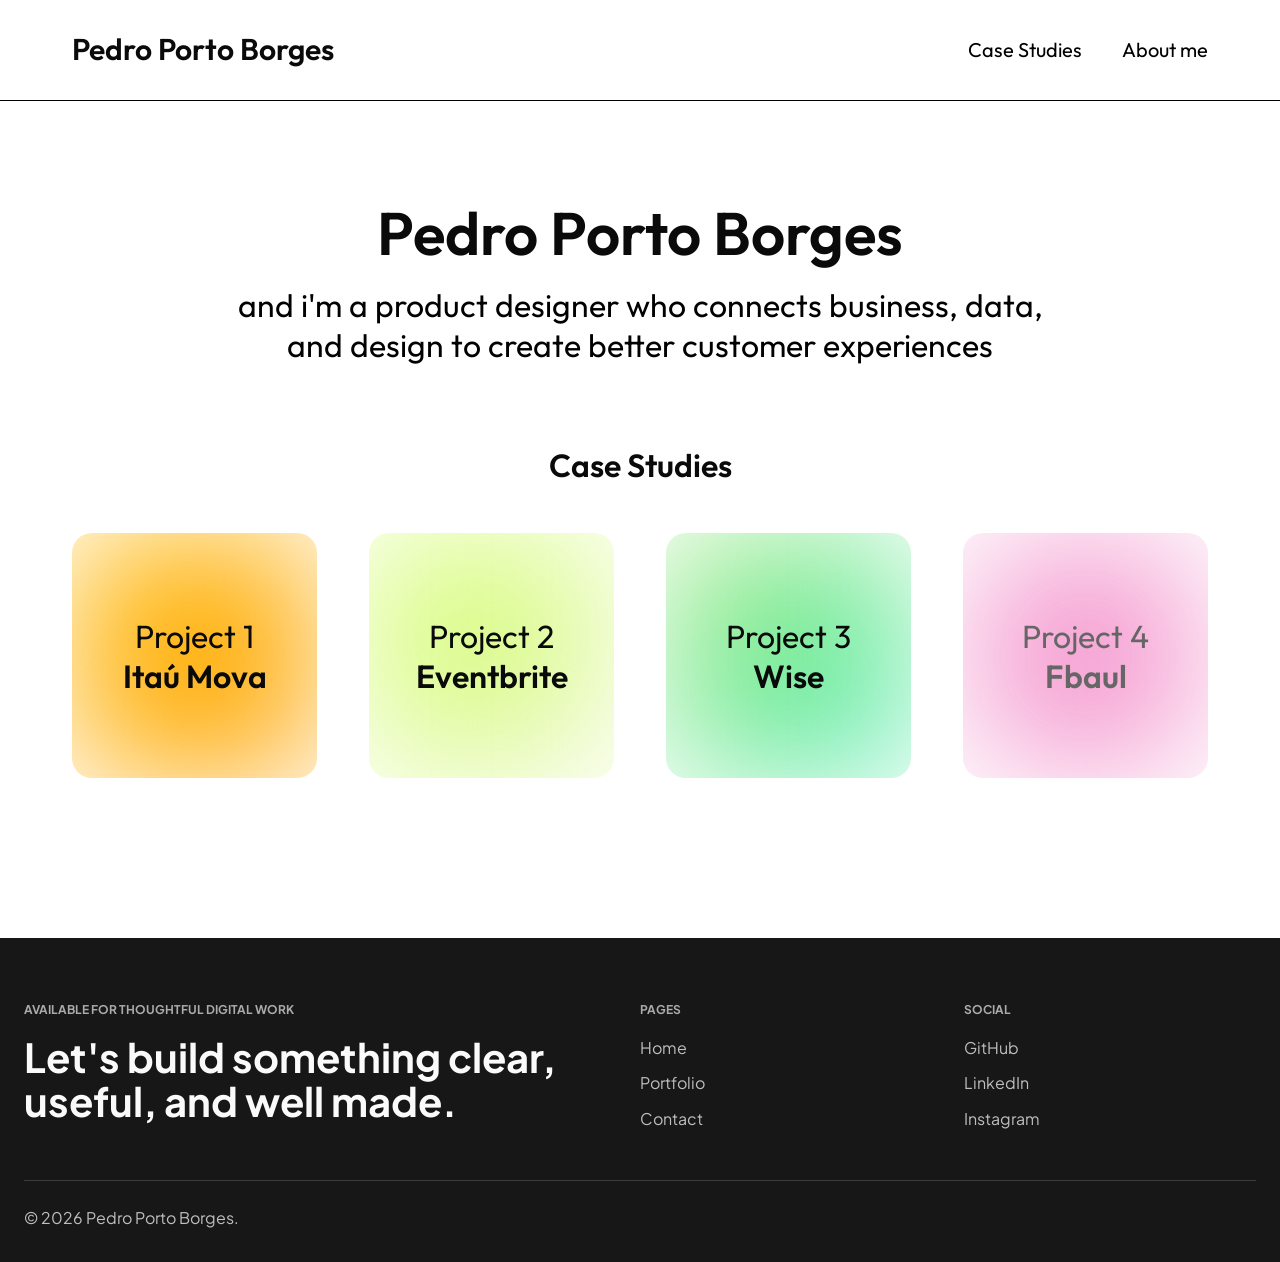
<file: index.html>
<!DOCTYPE html>
<html lang="en">

<head>
    <meta charset="UTF-8">
    <meta name="viewport" content="width=device-width, initial-scale=1.0">
    <meta name="description" content="Portfolio website for Pedro Porto Borges, featuring selected projects, process notes, and contact links.">
    <title>Pedro Porto Borges - Portfolio</title>
    <link rel="preconnect" href="https://fonts.googleapis.com">
    <link rel="preconnect" href="https://fonts.gstatic.com" crossorigin>
    <link href="https://fonts.googleapis.com/css2?family=DM+Sans:wght@400;500;600;700;800&family=Geist+Mono:wght@400;500;600&display=swap" rel="stylesheet">
    <link rel="stylesheet" href="assets/css/estilo.min.css">
</head>


<body class="react-home-page">
    <div class="react-page-shell">

<header class="react-portfolio-header">
    <div class="react-container">
        <nav class="react-portfolio-nav" aria-label="Primary navigation">
            <a class="react-site-title" href="index.html">Pedro Porto Borges</a>

            <div class="react-portfolio-menu" id="react-mobile-menu">
                <a href="portfolio.html">Case Studies</a>
                <a href="contact.html">About me</a>
            </div>

            <button class="react-mobile-menu-button" type="button" aria-label="Open menu" aria-expanded="false"
                aria-controls="react-mobile-menu">
                <span></span>
                <span></span>
                <span></span>
            </button>
        </nav>
    </div>
</header>

        <main class="react-home-main">
            <section class="react-home-hero" aria-labelledby="home-title">
                <div class="react-container">
                    <header class="react-home-hero-copy">
                        <h1 id="home-title">Pedro Porto Borges</h1>
                        <p>and i'm a product designer who connects business, data, and design to create better customer
                            experiences</p>
                    </header>
                </div>
            </section>

            <section id="case-studies" class="react-home-cases" aria-labelledby="case-studies-title">
                <div class="react-container">
                    <h2 id="case-studies-title">Case Studies</h2>
                    <div class="react-home-project-grid">
                        <a class="react-home-project-card" href="project-1.html" aria-label="Open Itaú Mova case study">
                            <span class="react-home-project-visual react-gradient-itau"></span>
                            <span class="react-home-project-title">
                                <span>Project 1</span>
                                <strong>Ita&uacute; Mova</strong>
                            </span>
                        </a>

                        <a class="react-home-project-card" href="project-2.html" aria-label="Open Eventbrite case study">
                            <span class="react-home-project-visual react-gradient-eventbrite"></span>
                            <span class="react-home-project-title">
                                <span>Project 2</span>
                                <strong>Eventbrite</strong>
                            </span>
                        </a>

                        <a class="react-home-project-card" href="project-3.html" aria-label="Open Wise case study">
                            <span class="react-home-project-visual react-gradient-wise"></span>
                            <span class="react-home-project-title">
                                <span>Project 3</span>
                                <strong>Wise</strong>
                            </span>
                        </a>

                        <article class="react-home-project-card is-disabled" aria-disabled="true" aria-label="FBAUL project case study unavailable">
                            <span class="react-home-project-visual react-gradient-fbaul"></span>
                            <span class="react-home-project-title">
                                <span>Project 4</span>
                                <strong>Fbaul</strong>
                            </span>
                        </article>
                    </div>
                </div>
            </section>
        </main>

<footer class="footer">
    <div class="container">
        <div class="footer-content">
            <section class="footer-section">
                <p class="footer-kicker">Available for thoughtful digital work</p>
                <h2>Let's build something clear, useful, and well made.</h2>
            </section>
            <section class="footer-section">
                <h3>Pages</h3>
                <ul class="footer-links">
                    <li><a href="index.html">Home</a></li>
                    <li><a href="portfolio.html">Portfolio</a></li>
                    <li><a href="contact.html">Contact</a></li>
                </ul>
            </section>
            <section class="footer-section">
                <h3>Social</h3>
                <ul class="footer-links">
                    <li><a href="https://github.com/pedro-porto-borges/" target="_blank" rel="noopener">GitHub</a></li>
                    <li><a href="https://www.linkedin.com/in/pedro-porto-borges-789371208/" target="_blank"
                            rel="noopener">LinkedIn</a></li>
                    <li><a href="https://instagram.com/analog.pp/" target="_blank" rel="noopener">Instagram</a></li>
                </ul>
            </section>
        </div>
        <div class="footer-bottom">
            <p>&copy; 2026 Pedro Porto Borges.</p>
        </div>
    </div>
</footer>

<script src="assets/js/main.min.js"></script>

    </div>
</body>

</html>
</file>
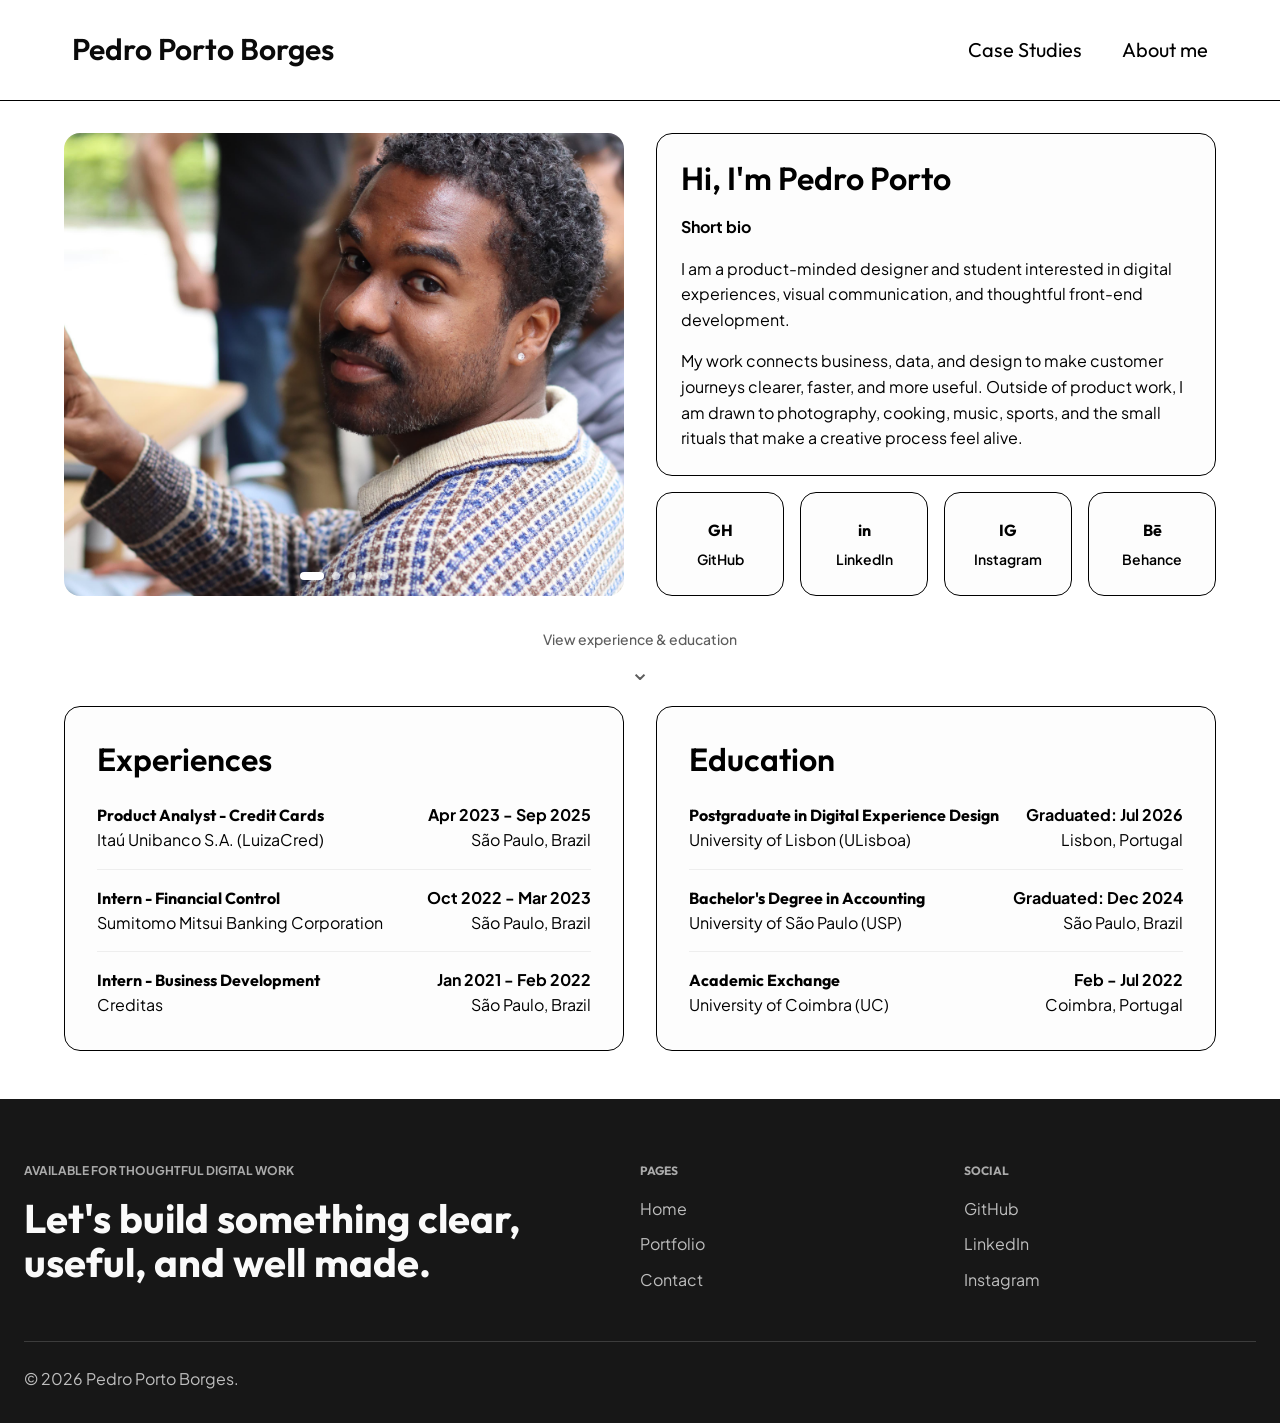
<file: contact.html>
<!DOCTYPE html>
<html lang="en">

<head>
    <meta charset="UTF-8">
    <meta name="viewport" content="width=device-width, initial-scale=1.0">
    <meta name="description" content="About Pedro Porto Borges, including biography, experience, education, and social links.">
    <title>About Pedro Porto Borges - Portfolio</title>
    <link rel="preconnect" href="https://fonts.googleapis.com">
    <link rel="preconnect" href="https://fonts.gstatic.com" crossorigin>
    <link
        href="https://fonts.googleapis.com/css2?family=Outfit:wght@400;500;600;700&family=Plus+Jakarta+Sans:wght@400;500;600&display=swap"
        rel="stylesheet">
    <link rel="stylesheet" href="assets/css/estilo.min.css">
</head>

<body class="about-page">
<header class="react-portfolio-header">
    <div class="react-container">
        <nav class="react-portfolio-nav" aria-label="Primary navigation">
            <a class="react-site-title" href="index.html">Pedro Porto Borges</a>

            <div class="react-portfolio-menu" id="react-mobile-menu">
                <a href="portfolio.html">Case Studies</a>
                <a href="contact.html">About me</a>
            </div>

            <button class="react-mobile-menu-button" type="button" aria-label="Open menu" aria-expanded="false"
                aria-controls="react-mobile-menu">
                <span></span>
                <span></span>
                <span></span>
            </button>
        </nav>
    </div>
</header>

    <main class="about-main page-wrapper">
        <section class="about-hero hero" id="about">
            <div class="hero-carousel">
                <div class="carousel" role="region" aria-label="Photo carousel">
                    <div class="carousel-track">
                        <div class="carousel-slide active">
                            <img src="assets/images/personal/pedro-profile@1x.jpeg"
                                srcset="assets/images/personal/pedro-profile@1x.jpeg 1x, assets/images/personal/pedro-profile@2x.jpeg 2x"
                                width="2773" height="4160" alt="Portrait of Pedro Porto Borges" loading="eager"
                                decoding="async">
                        </div>
                        <div class="carousel-slide">
                            <img src="assets/images/personal/pedro-travel-01@1x.jpeg"
                                srcset="assets/images/personal/pedro-travel-01@1x.jpeg 1x, assets/images/personal/pedro-travel-01@2x.jpeg 2x"
                                width="3024" height="4032" alt="Pedro travelling and exploring new places" loading="lazy"
                                decoding="async">
                        </div>
                        <div class="carousel-slide">
                            <img src="assets/images/personal/pedro-analog-photo-01@1x.jpeg"
                                srcset="assets/images/personal/pedro-analog-photo-01@1x.jpeg 1x, assets/images/personal/pedro-analog-photo-01@2x.jpeg 2x"
                                width="3024" height="2005" alt="Analog photography moment from Pedro's personal work"
                                loading="lazy" decoding="async">
                        </div>
                        <div class="carousel-slide">
                            <img src="assets/images/personal/pedro-cooking-01@1x.jpeg"
                                srcset="assets/images/personal/pedro-cooking-01@1x.jpeg 1x, assets/images/personal/pedro-cooking-01@2x.jpeg 2x"
                                width="3024" height="4032" alt="Pedro cooking as part of his personal interests"
                                loading="lazy" decoding="async">
                        </div>
                        <div class="carousel-slide">
                            <img src="assets/images/personal/pedro-sports-01@1x.jpeg"
                                srcset="assets/images/personal/pedro-sports-01@1x.jpeg 1x, assets/images/personal/pedro-sports-01@2x.jpeg 2x"
                                width="3024" height="4032" alt="Pedro enjoying sports outside of work" loading="lazy"
                                decoding="async">
                        </div>
                    </div>
                    <button class="carousel-prev" type="button" aria-label="Previous photo">‹</button>
                    <button class="carousel-next" type="button" aria-label="Next photo">›</button>
                    <div class="carousel-indicators" aria-hidden="true">
                        <span class="indicator active"></span>
                        <span class="indicator"></span>
                        <span class="indicator"></span>
                        <span class="indicator"></span>
                        <span class="indicator"></span>
                    </div>
                </div>
            </div>

            <div class="hero-side">
                <header class="bio-card">
                    <h1>Hi, I'm Pedro Porto</h1>
                    <div class="bio-copy">
                        <p><strong>Short bio</strong></p>
                        <p>I am a product-minded designer and student interested in digital experiences, visual
                            communication, and thoughtful front-end development.</p>
                        <p>My work connects business, data, and design to make customer journeys clearer, faster, and
                            more useful. Outside of product work, I am drawn to photography, cooking, music, sports, and
                            the small rituals that make a creative process feel alive.</p>
                    </div>
                </header>

                <nav class="social-links" aria-label="External links">
                    <a href="https://github.com/pedro-porto-borges/" target="_blank" rel="noopener">
                        <span class="social-icon" aria-hidden="true">GH</span>
                        <span>GitHub</span>
                    </a>
                    <a href="https://www.linkedin.com/in/pedro-porto-borges-789371208/" target="_blank"
                        rel="noopener">
                        <span class="social-icon" aria-hidden="true">in</span>
                        <span>LinkedIn</span>
                    </a>
                    <a href="https://instagram.com/analog.pp/" target="_blank" rel="noopener">
                        <span class="social-icon" aria-hidden="true">IG</span>
                        <span>Instagram</span>
                    </a>
                    <a href="https://www.behance.net/pedroportoborges" target="_blank" rel="noopener">
                        <span class="social-icon" aria-hidden="true">Bē</span>
                        <span>Behance</span>
                    </a>
                </nav>
            </div>
        </section>

        <div class="scroll-indicator">
            <a href="#experiences" aria-label="Scroll to experience and education section">
                <span>View experience &amp; education</span>
                <span aria-hidden="true">⌄</span>
            </a>
        </div>

        <section id="experiences" class="experience-education" aria-label="Experience and education">
            <article class="experiences-card">
                <h2>Experiences</h2>
                <div class="timeline-list">
                    <div class="timeline-item">
                        <div>
                            <h3>Product Analyst - Credit Cards</h3>
                            <p>Itaú Unibanco S.A. (LuizaCred)</p>
                        </div>
                        <div>
                            <strong>Apr 2023 - Sep 2025</strong>
                            <p>São Paulo, Brazil</p>
                        </div>
                    </div>
                    <div class="timeline-item">
                        <div>
                            <h3>Intern - Financial Control</h3>
                            <p>Sumitomo Mitsui Banking Corporation</p>
                        </div>
                        <div>
                            <strong>Oct 2022 - Mar 2023</strong>
                            <p>São Paulo, Brazil</p>
                        </div>
                    </div>
                    <div class="timeline-item">
                        <div>
                            <h3>Intern - Business Development</h3>
                            <p>Creditas</p>
                        </div>
                        <div>
                            <strong>Jan 2021 - Feb 2022</strong>
                            <p>São Paulo, Brazil</p>
                        </div>
                    </div>
                </div>
            </article>

            <article class="education-card">
                <h2>Education</h2>
                <div class="timeline-list">
                    <div class="timeline-item">
                        <div>
                            <h3>Postgraduate in Digital Experience Design</h3>
                            <p>University of Lisbon (ULisboa)</p>
                        </div>
                        <div>
                            <strong>Graduated: Jul 2026</strong>
                            <p>Lisbon, Portugal</p>
                        </div>
                    </div>
                    <div class="timeline-item">
                        <div>
                            <h3>Bachelor's Degree in Accounting</h3>
                            <p>University of São Paulo (USP)</p>
                        </div>
                        <div>
                            <strong>Graduated: Dec 2024</strong>
                            <p>São Paulo, Brazil</p>
                        </div>
                    </div>
                    <div class="timeline-item">
                        <div>
                            <h3>Academic Exchange</h3>
                            <p>University of Coimbra (UC)</p>
                        </div>
                        <div>
                            <strong>Feb - Jul 2022</strong>
                            <p>Coimbra, Portugal</p>
                        </div>
                    </div>
                </div>
            </article>
        </section>
    </main>

<footer class="footer">
    <div class="container">
        <div class="footer-content">
            <section class="footer-section">
                <p class="footer-kicker">Available for thoughtful digital work</p>
                <h2>Let's build something clear, useful, and well made.</h2>
            </section>
            <section class="footer-section">
                <h3>Pages</h3>
                <ul class="footer-links">
                    <li><a href="index.html">Home</a></li>
                    <li><a href="portfolio.html">Portfolio</a></li>
                    <li><a href="contact.html">Contact</a></li>
                </ul>
            </section>
            <section class="footer-section">
                <h3>Social</h3>
                <ul class="footer-links">
                    <li><a href="https://github.com/pedro-porto-borges/" target="_blank" rel="noopener">GitHub</a></li>
                    <li><a href="https://www.linkedin.com/in/pedro-porto-borges-789371208/" target="_blank"
                            rel="noopener">LinkedIn</a></li>
                    <li><a href="https://instagram.com/analog.pp/" target="_blank" rel="noopener">Instagram</a></li>
                </ul>
            </section>
        </div>
        <div class="footer-bottom">
            <p>&copy; 2026 Pedro Porto Borges.</p>
        </div>
    </div>
</footer>

<script src="assets/js/main.min.js"></script>

</body>

</html>
</file>
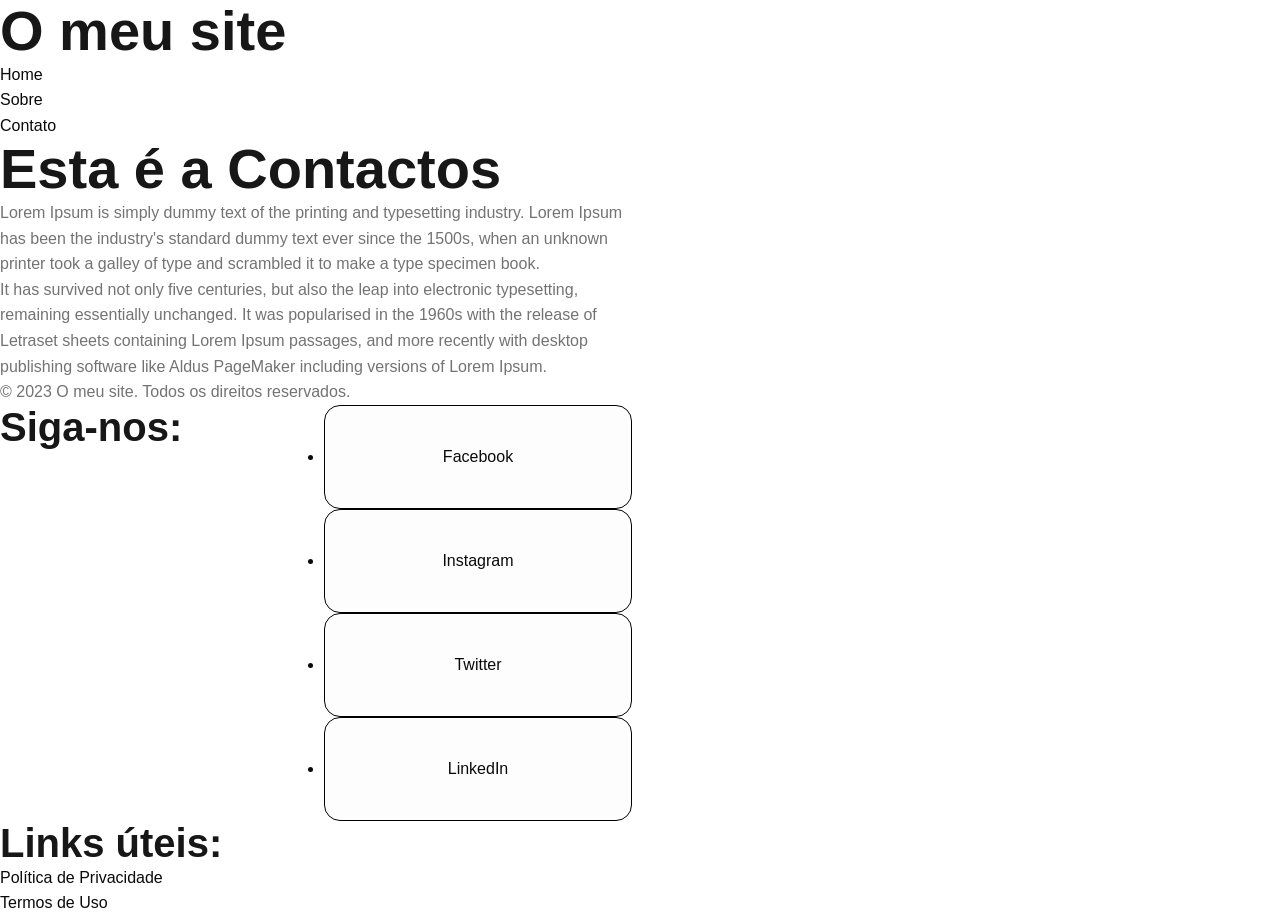
<file: contatos.html>
<!DOCTYPE html>
<html>

<head>
    <title>Título do meu site</title>
    <link rel="stylesheet" href="/assets/css/estilo.min.css">
</head>

<body>

<header>
    <h1>O meu site</h1>
<nav>
    <ul>
        <li><a href="/">Home</a></li>
        <li><a href="/sobre.html">Sobre</a></li>
        <li><a href="/contatos.html">Contato</a></li>
    </ul>
</nav></header>
    <h1>Esta é a Contactos</h1>

    <p>Lorem Ipsum is simply dummy text of the printing and typesetting industry. Lorem Ipsum has been the industry's
        standard dummy text ever since the 1500s, when an unknown printer took a galley of type and scrambled it to make
        a type specimen book.</p>

    <p>It has survived not only five centuries, but also the leap into electronic typesetting, remaining essentially
        unchanged. It was popularised in the 1960s with the release of Letraset sheets containing Lorem Ipsum passages,
        and more recently with desktop publishing software like Aldus PageMaker including versions of Lorem Ipsum.</p>

    <footer>
        <p>&copy; 2023 O meu site. Todos os direitos reservados.</p>
        <div class="social-links">
            <h2>Siga-nos:</h2>
            <ul>
                <li><a href="https://www.facebook.com">Facebook</a></li>
                <li><a href="https://www.instagram.com">Instagram</a></li>
                <li><a href="https://www.twitter.com">Twitter</a></li>
                <li><a href="https://www.linkedin.com">LinkedIn</a></li>
            </ul>
        </div>
        <h2>Links úteis:</h2>
        <ul>
            <li><a href="/privacidade">Política de Privacidade</a></li>
            <li><a href="/termos">Termos de Uso</a></li>
        </ul>
    </footer>

    <!-- <script src="/assets/js/myscript.min.js"></script> -->

</body>

</html>
</file>
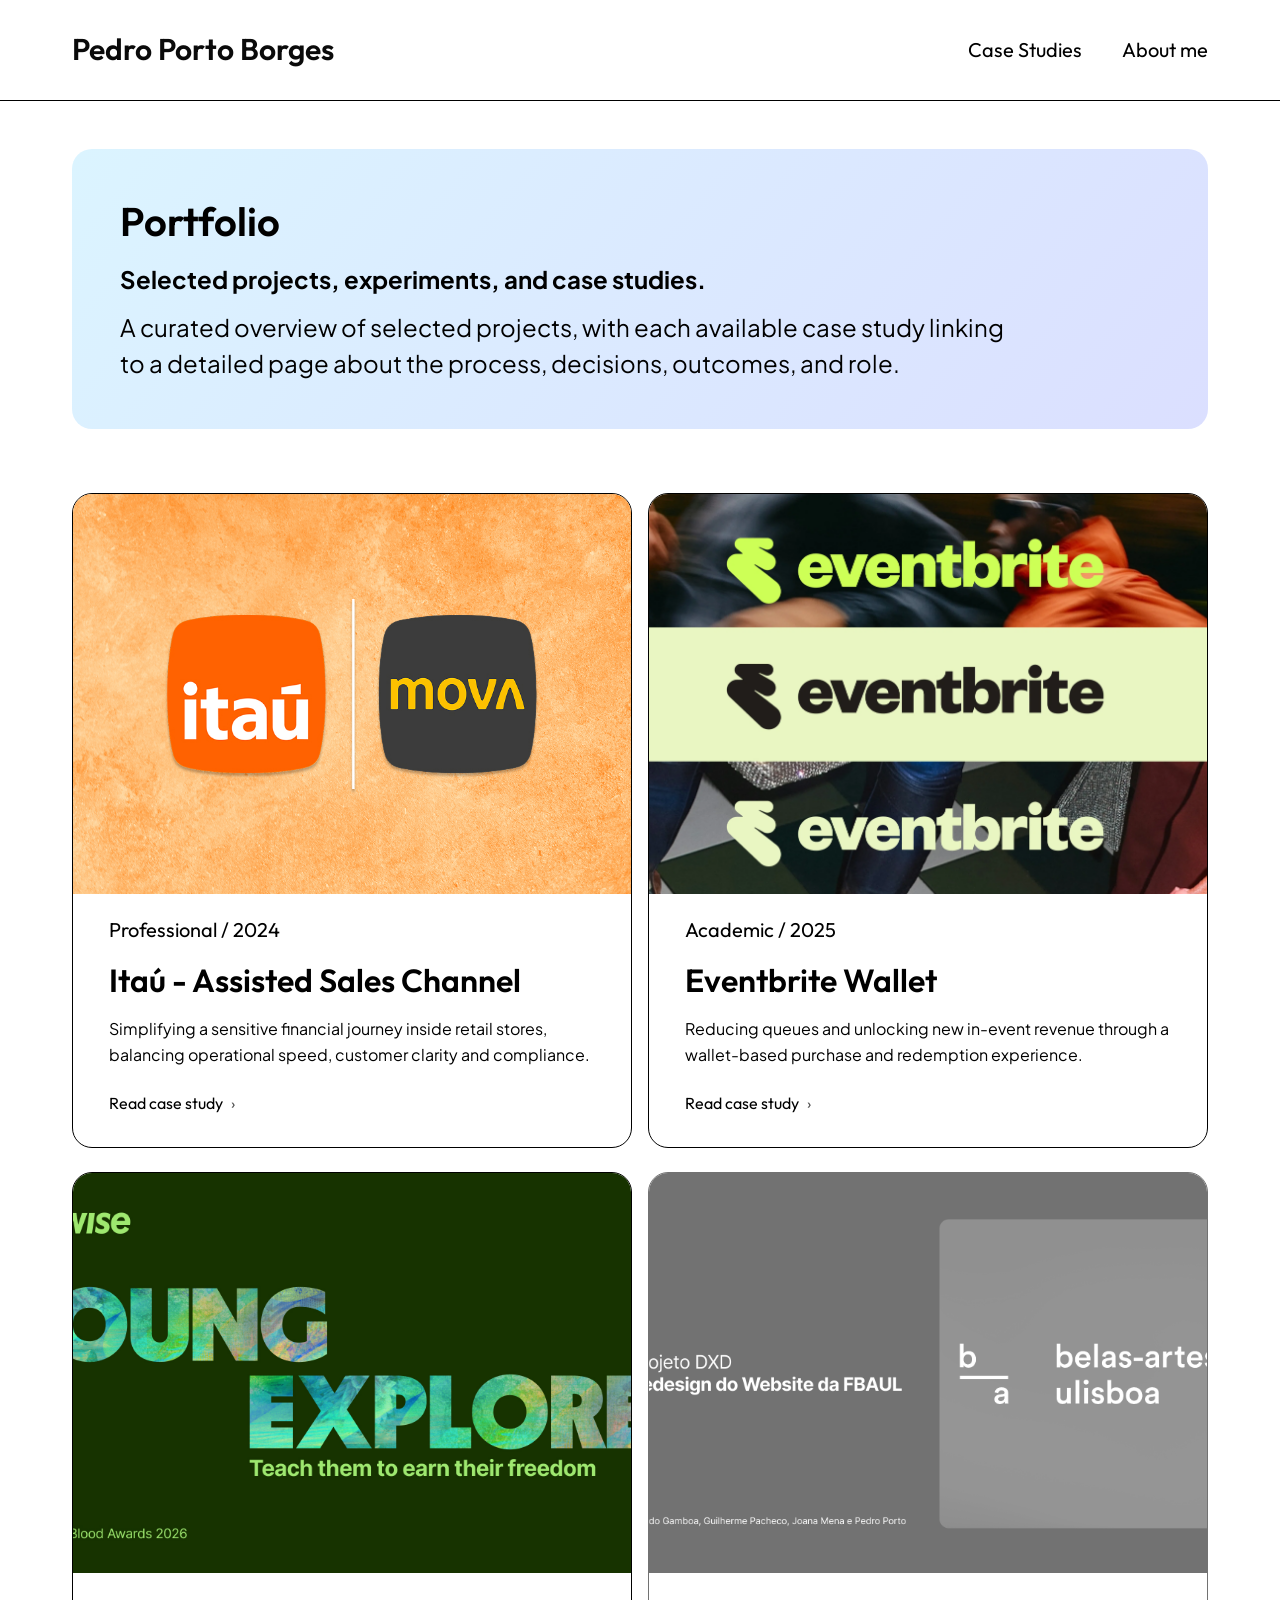
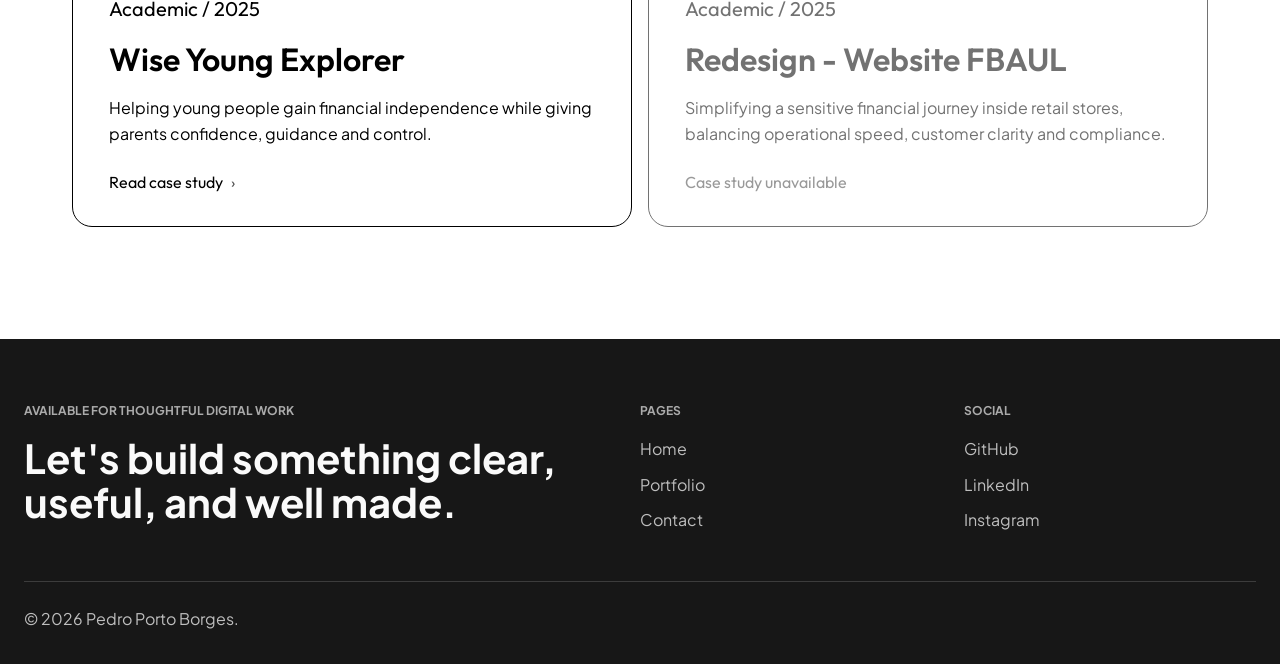
<file: portfolio.html>
<!DOCTYPE html>
<html lang="en">

<head>
    <meta charset="UTF-8">
    <meta name="viewport" content="width=device-width, initial-scale=1.0">
    <meta name="description" content="Portfolio website for Pedro Porto Borges, featuring selected projects, process notes, and contact links.">
    <title>Pedro Porto Borges - Portfolio</title>
    <link rel="preconnect" href="https://fonts.googleapis.com">
    <link rel="preconnect" href="https://fonts.gstatic.com" crossorigin>
    <link href="https://fonts.googleapis.com/css2?family=DM+Sans:wght@400;500;600;700;800&family=Geist+Mono:wght@400;500;600&display=swap" rel="stylesheet">
    <link rel="stylesheet" href="assets/css/estilo.min.css">
</head>


<body class="react-portfolio-page">
    <div class="react-page-shell">
<header class="react-portfolio-header">
    <div class="react-container">
        <nav class="react-portfolio-nav" aria-label="Primary navigation">
            <a class="react-site-title" href="index.html">Pedro Porto Borges</a>

            <div class="react-portfolio-menu" id="react-mobile-menu">
                <a href="portfolio.html">Case Studies</a>
                <a href="contact.html">About me</a>
            </div>

            <button class="react-mobile-menu-button" type="button" aria-label="Open menu" aria-expanded="false"
                aria-controls="react-mobile-menu">
                <span></span>
                <span></span>
                <span></span>
            </button>
        </nav>
    </div>
</header>

        <main class="react-portfolio-main">
            <section class="react-portfolio-hero" aria-labelledby="portfolio-title">
                <div class="react-container">
                    <header class="react-portfolio-hero-panel">
                        <h1 id="portfolio-title">Portfolio</h1>
                        <div class="react-portfolio-hero-copy">
                            <p><strong>Selected projects, experiments, and case studies.</strong></p>
                            <p>A curated overview of selected projects, with each available case study linking to a
                                detailed page about the process, decisions, outcomes, and role.</p>
                        </div>
                    </header>
                </div>
            </section>

            <section id="case-studies" class="react-portfolio-cases" aria-label="Case studies">
                <div class="react-container">
                    <div class="react-portfolio-grid">
                        <a class="react-study-card" href="project-1.html" aria-label="Read the Itaú assisted sales channel case study">
                            <span class="react-study-image">
                                <img src="assets/images/projects/itau-mova/mova-hero@1x.jpg"
                                    srcset="assets/images/projects/itau-mova/mova-hero@1x.jpg 1x, assets/images/projects/itau-mova/mova-hero@2x.jpg 2x"
                                    width="969" height="606" alt="Ita&uacute; assisted sales channel project preview"
                                    loading="eager" decoding="async">
                            </span>
                            <span class="react-study-content">
                                <span class="react-study-meta">Professional / 2024</span>
                                <span class="react-study-title">Ita&uacute; - Assisted Sales Channel</span>
                                <span class="react-study-description">Simplifying a sensitive financial journey inside
                                    retail stores, balancing operational speed, customer clarity and compliance.</span>
                                <span class="react-study-link">Read case study <span
                                        aria-hidden="true">&rsaquo;</span></span>
                            </span>
                        </a>

                        <a class="react-study-card" href="project-2.html" aria-label="Read the Eventbrite Wallet case study">
                            <span class="react-study-image">
                                <img src="assets/images/projects/eventbrite/eventbrite-cover%20@1x.png" width="2880"
                                    height="1620" alt="Eventbrite Wallet project preview" loading="lazy"
                                    decoding="async">
                            </span>
                            <span class="react-study-content">
                                <span class="react-study-meta">Academic / 2025</span>
                                <span class="react-study-title">Eventbrite Wallet</span>
                                <span class="react-study-description">Reducing queues and unlocking new in-event revenue
                                    through a wallet-based purchase and redemption experience.</span>
                                <span class="react-study-link">Read case study <span
                                        aria-hidden="true">&rsaquo;</span></span>
                            </span>
                        </a>

                        <a class="react-study-card" href="project-3.html" aria-label="Read the Wise Young Explorer case study">
                            <span class="react-study-image">
                                <img src="assets/images/projects/wise/1.jpg" width="1920" height="1080"
                                    alt="Wise Young Explorer project preview" loading="lazy" decoding="async">
                            </span>
                            <span class="react-study-content">
                                <span class="react-study-meta">Academic / 2025</span>
                                <span class="react-study-title">Wise Young Explorer</span>
                                <span class="react-study-description">Helping young people gain financial independence
                                    while giving parents confidence, guidance and control.</span>
                                <span class="react-study-link">Read case study <span
                                        aria-hidden="true">&rsaquo;</span></span>
                            </span>
                        </a>

                        <article class="react-study-card react-study-card-disabled is-disabled" aria-disabled="true" aria-label="FBAUL website redesign case study unavailable">
                            <span class="react-study-image">
                                <img src="assets/images/projects/Fbaul/cover%20@1x.png"
                                    srcset="assets/images/projects/Fbaul/cover%20@1x.png 1x, assets/images/projects/Fbaul/cover%20@2x.png 2x"
                                    width="1920" height="1080" alt="Redesign Website FBAUL project preview"
                                    loading="lazy" decoding="async">

                            </span>
                            <span class="react-study-content">
                                <span class="react-study-meta">Academic / 2025</span>
                                <span class="react-study-title">Redesign - Website FBAUL</span>
                                <span class="react-study-description">Simplifying a sensitive financial journey inside
                                    retail stores, balancing operational speed, customer clarity and compliance.</span>
                                <span class="react-study-link">Case study unavailable</span>
                            </span>
                        </article>
                    </div>
                </div>
            </section>
        </main>

<footer class="footer">
    <div class="container">
        <div class="footer-content">
            <section class="footer-section">
                <p class="footer-kicker">Available for thoughtful digital work</p>
                <h2>Let's build something clear, useful, and well made.</h2>
            </section>
            <section class="footer-section">
                <h3>Pages</h3>
                <ul class="footer-links">
                    <li><a href="index.html">Home</a></li>
                    <li><a href="portfolio.html">Portfolio</a></li>
                    <li><a href="contact.html">Contact</a></li>
                </ul>
            </section>
            <section class="footer-section">
                <h3>Social</h3>
                <ul class="footer-links">
                    <li><a href="https://github.com/pedro-porto-borges/" target="_blank" rel="noopener">GitHub</a></li>
                    <li><a href="https://www.linkedin.com/in/pedro-porto-borges-789371208/" target="_blank"
                            rel="noopener">LinkedIn</a></li>
                    <li><a href="https://instagram.com/analog.pp/" target="_blank" rel="noopener">Instagram</a></li>
                </ul>
            </section>
        </div>
        <div class="footer-bottom">
            <p>&copy; 2026 Pedro Porto Borges.</p>
        </div>
    </div>
</footer>

<script src="assets/js/main.min.js"></script>

    </div>
</body>

</html>
</file>
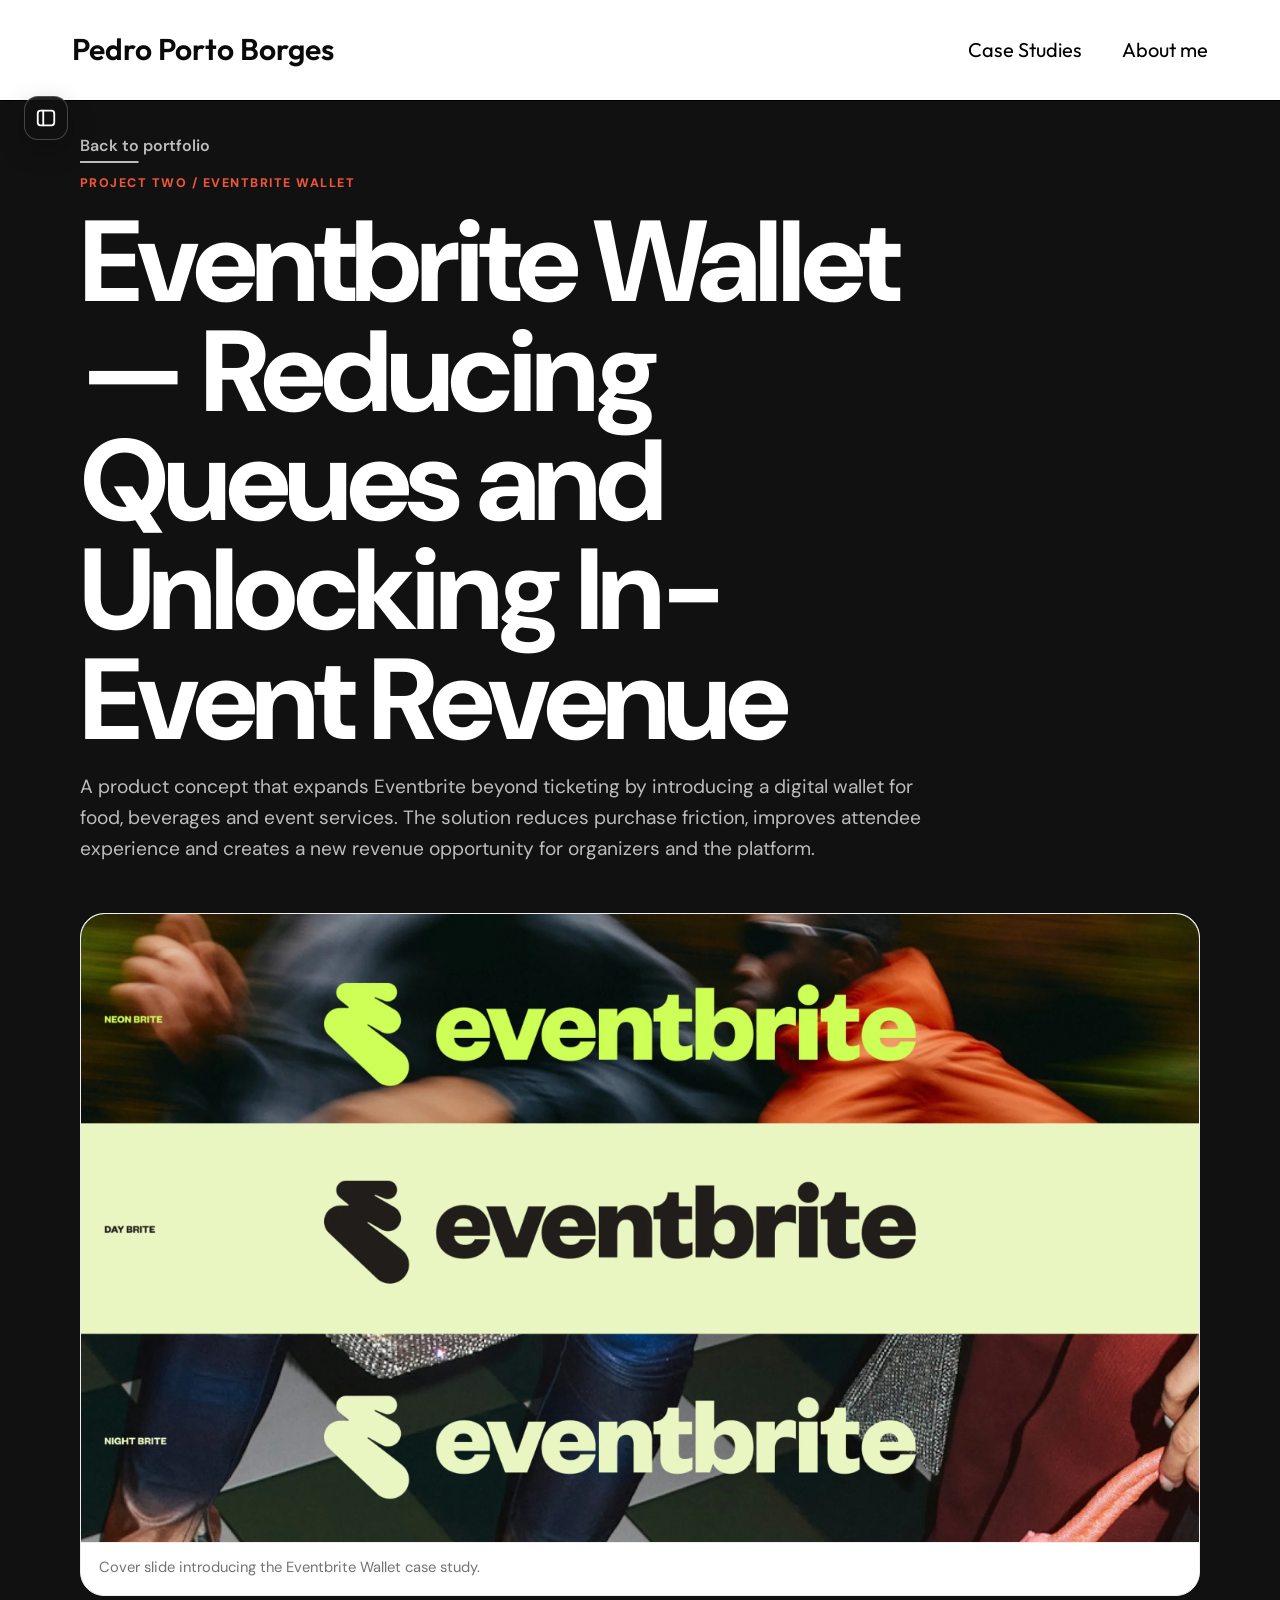
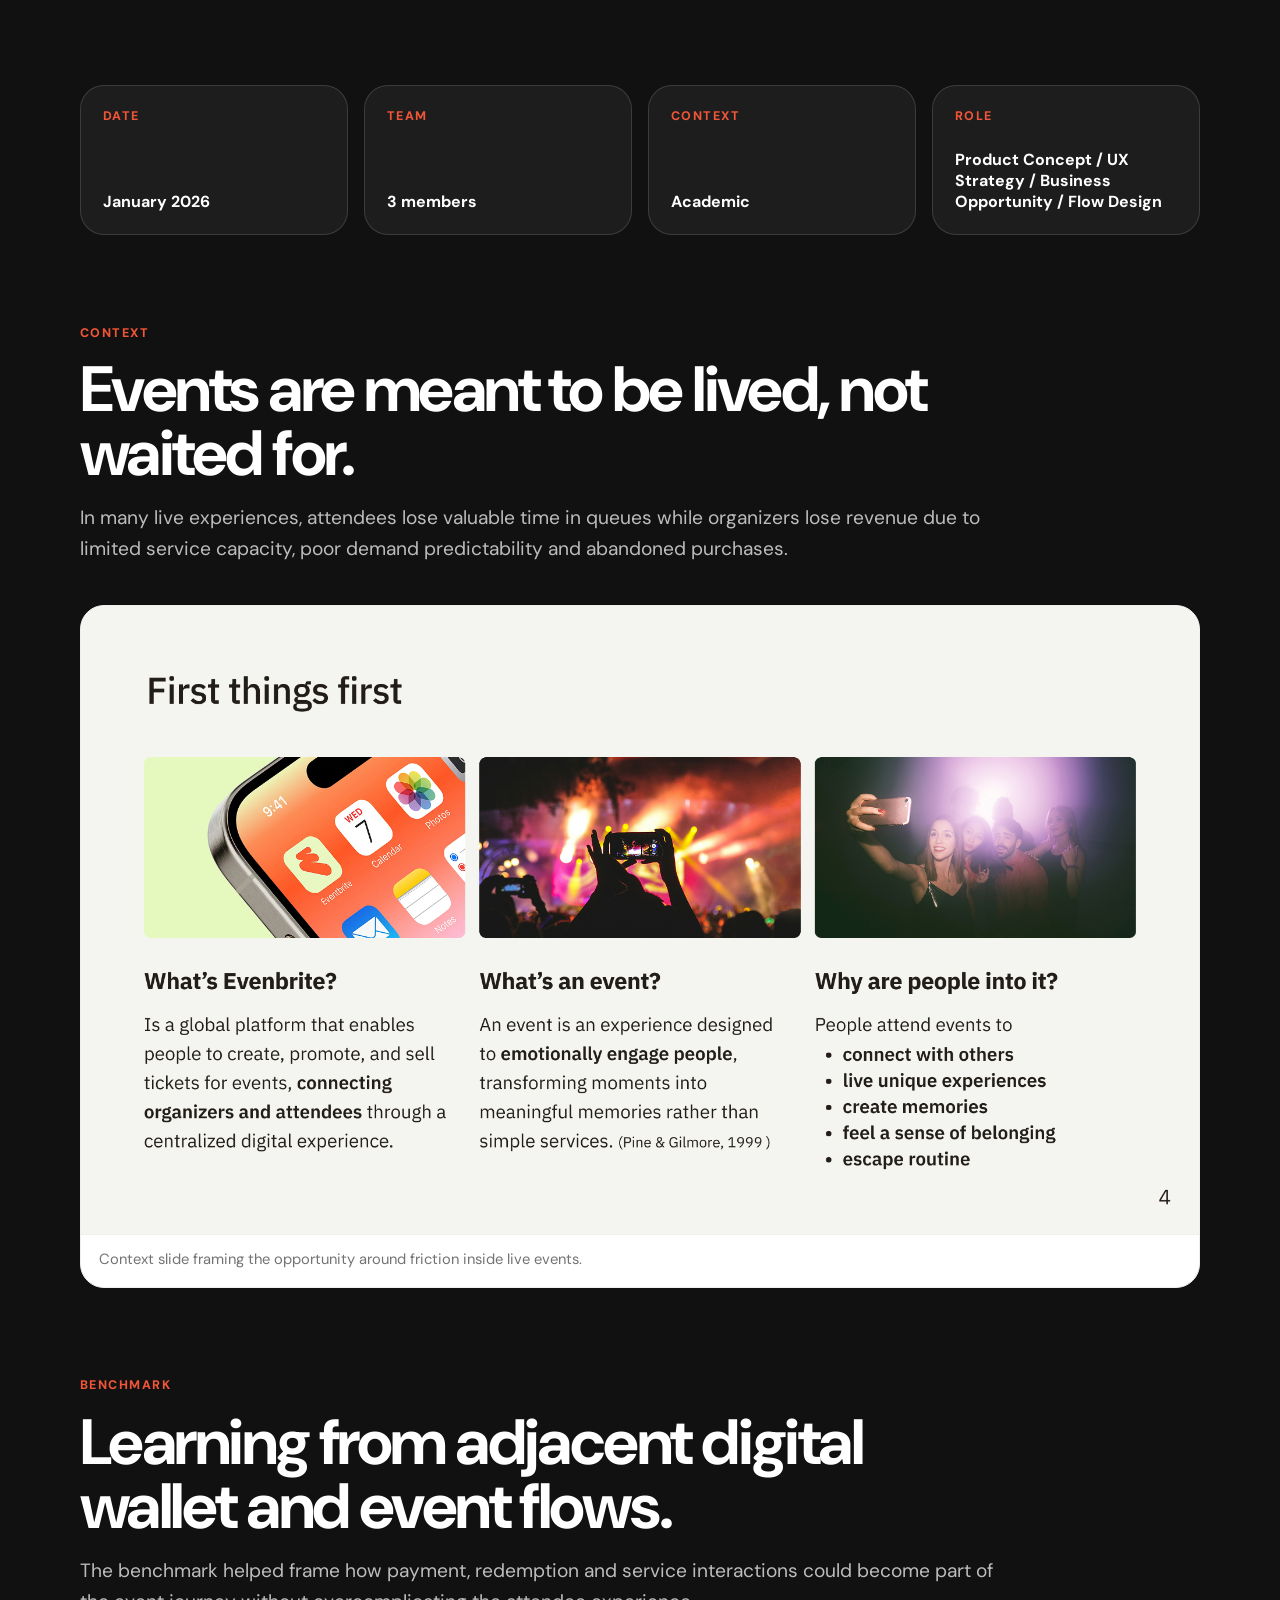
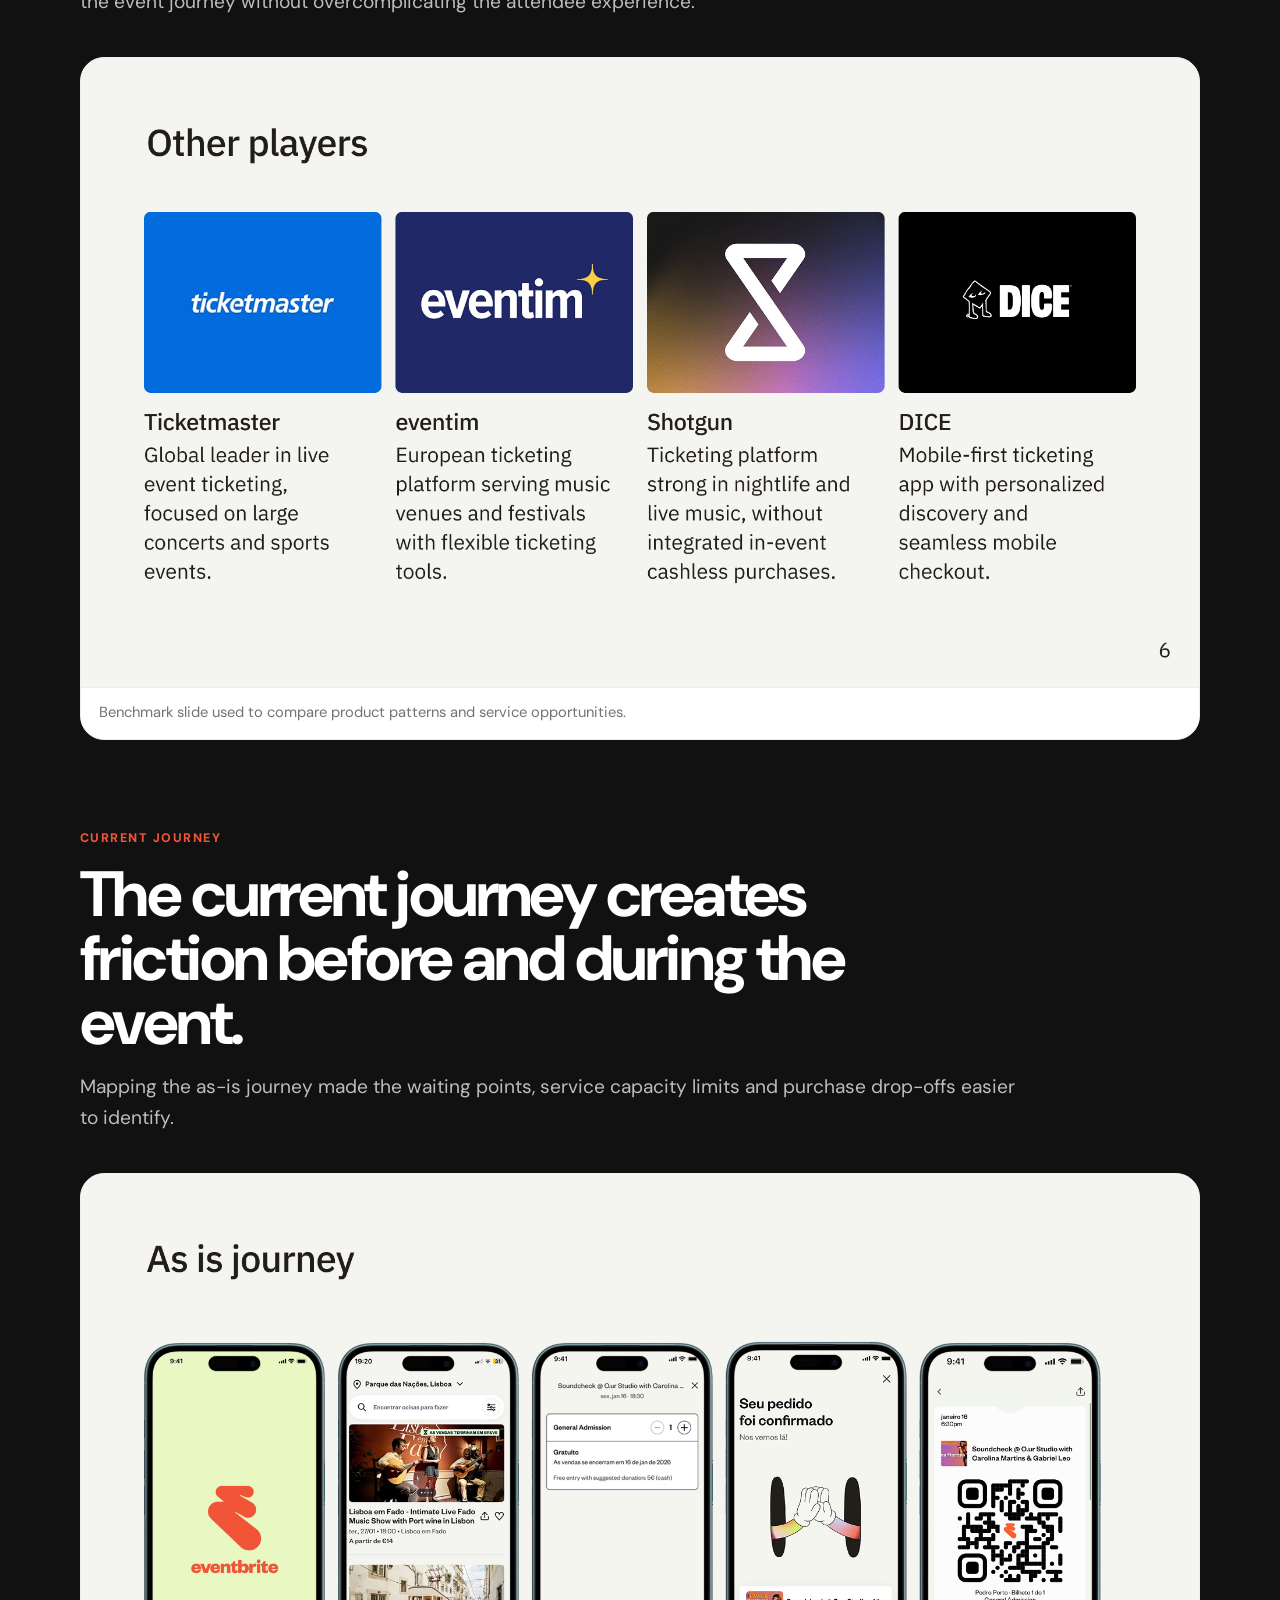
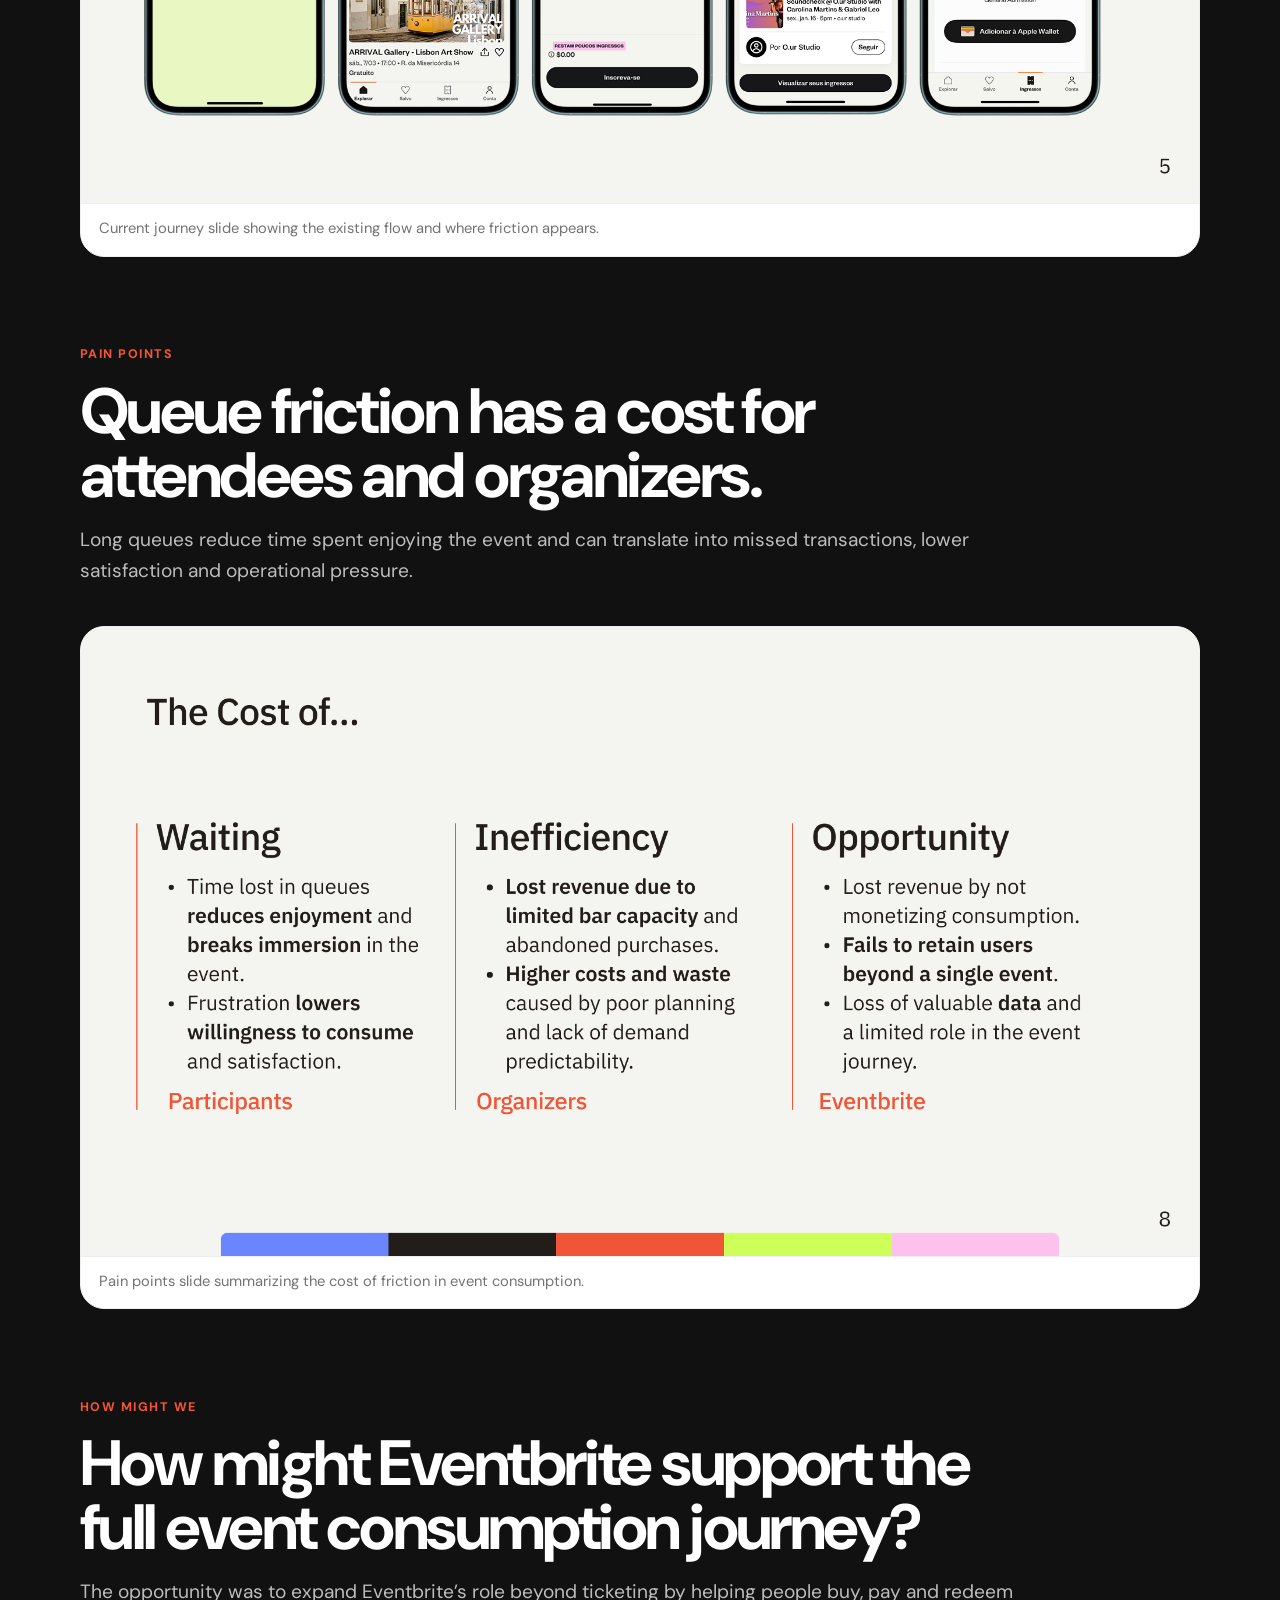
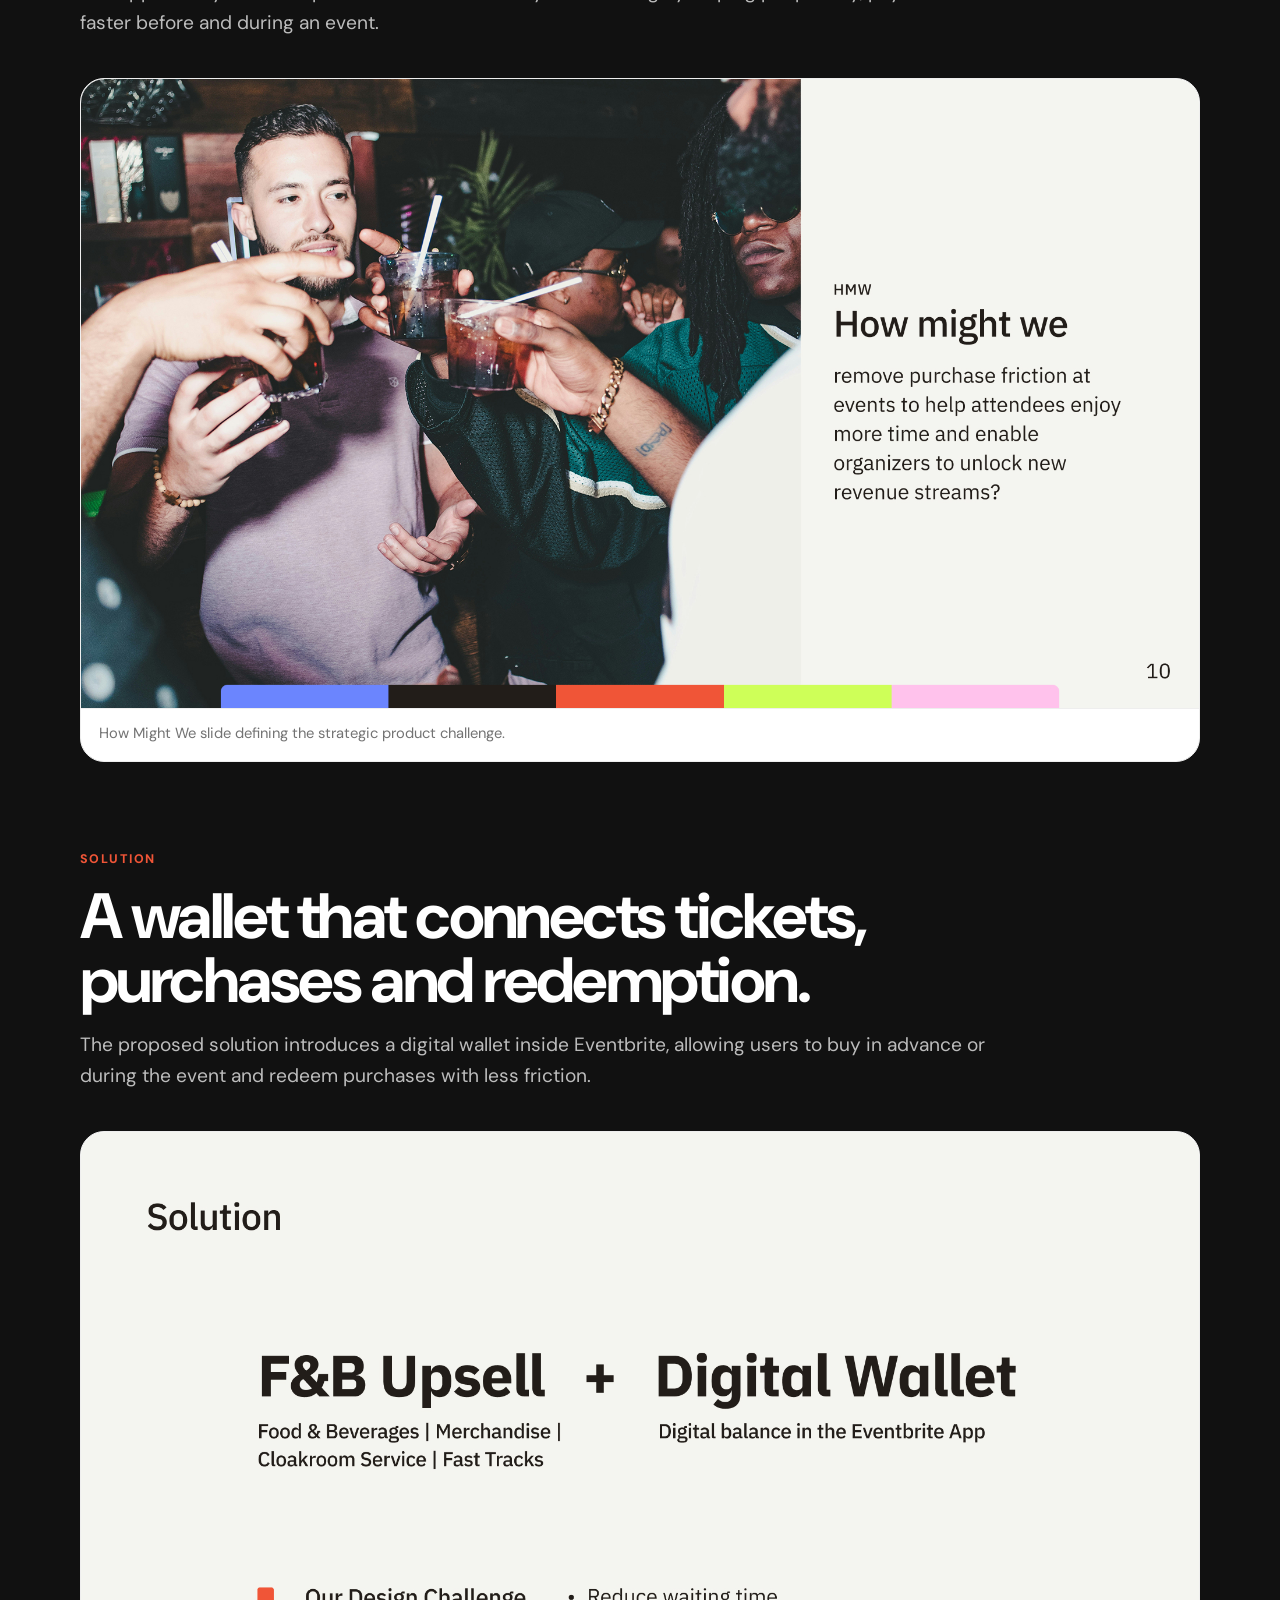
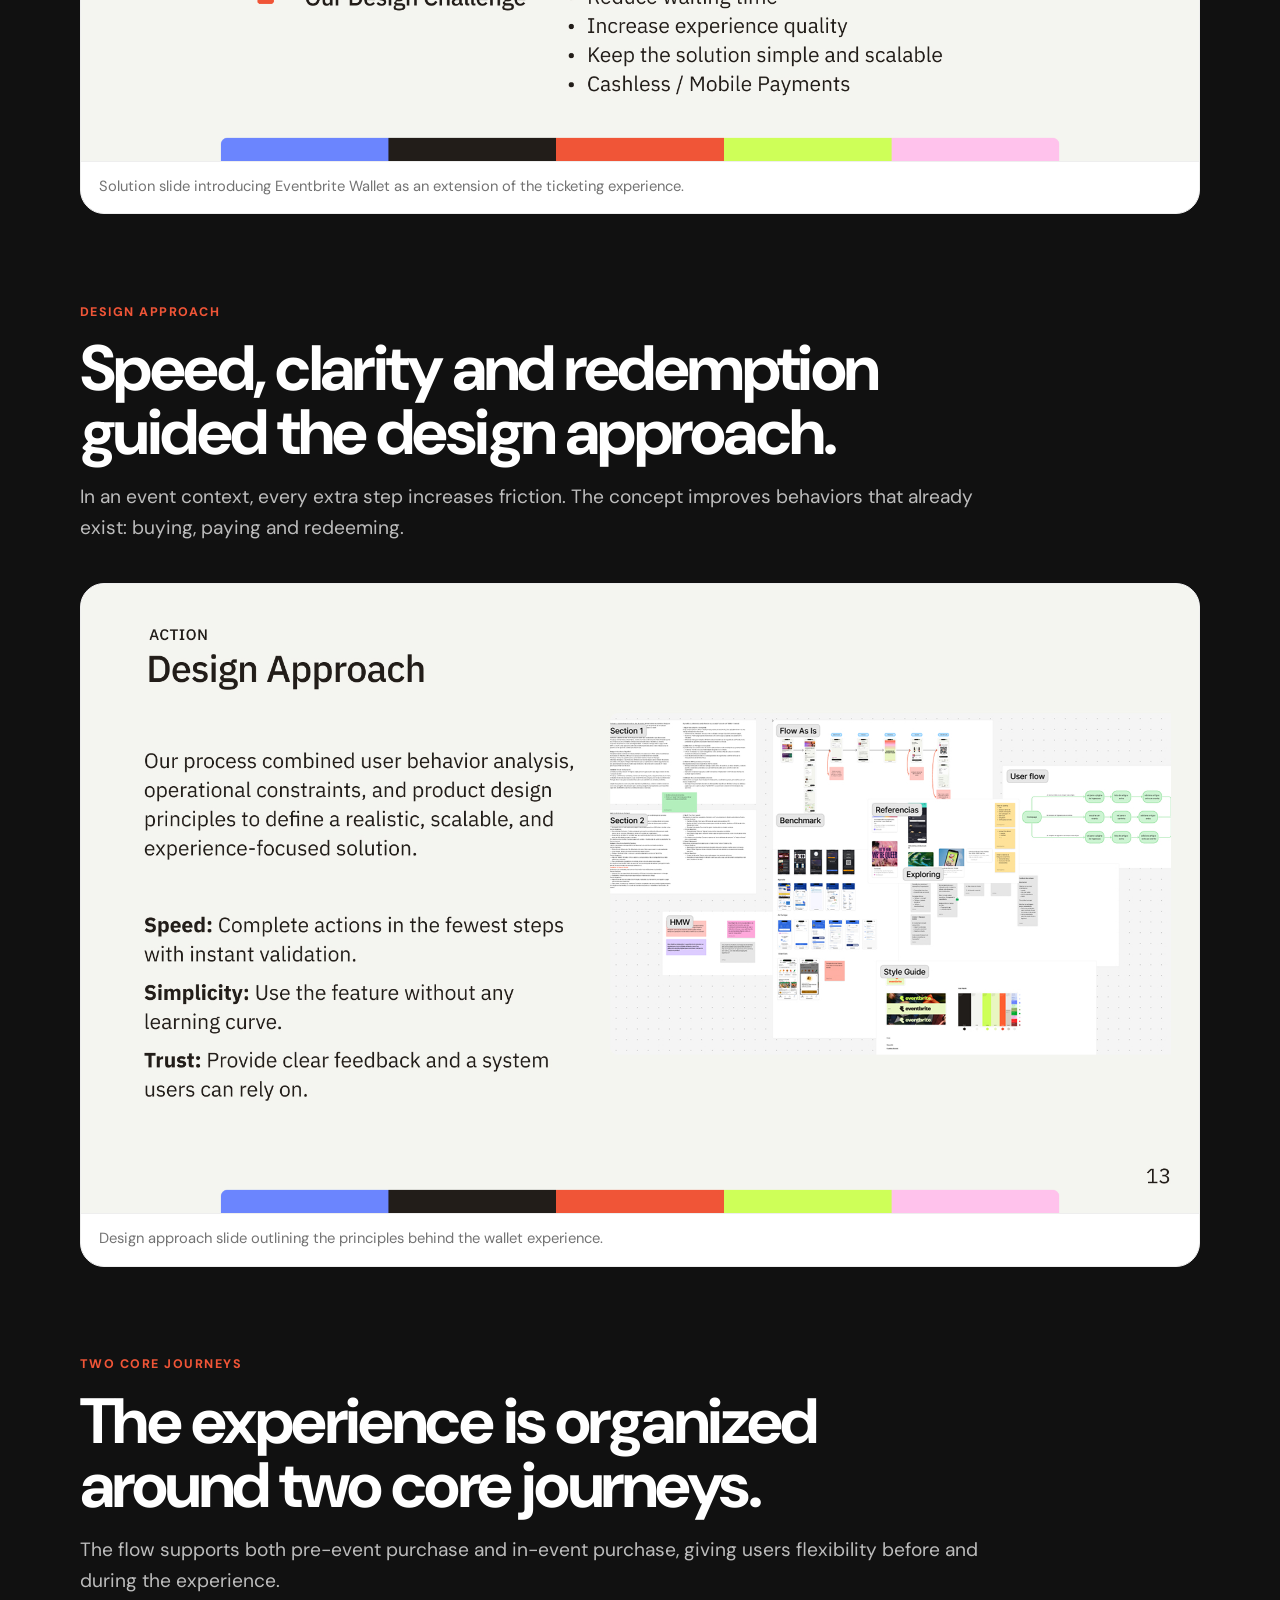
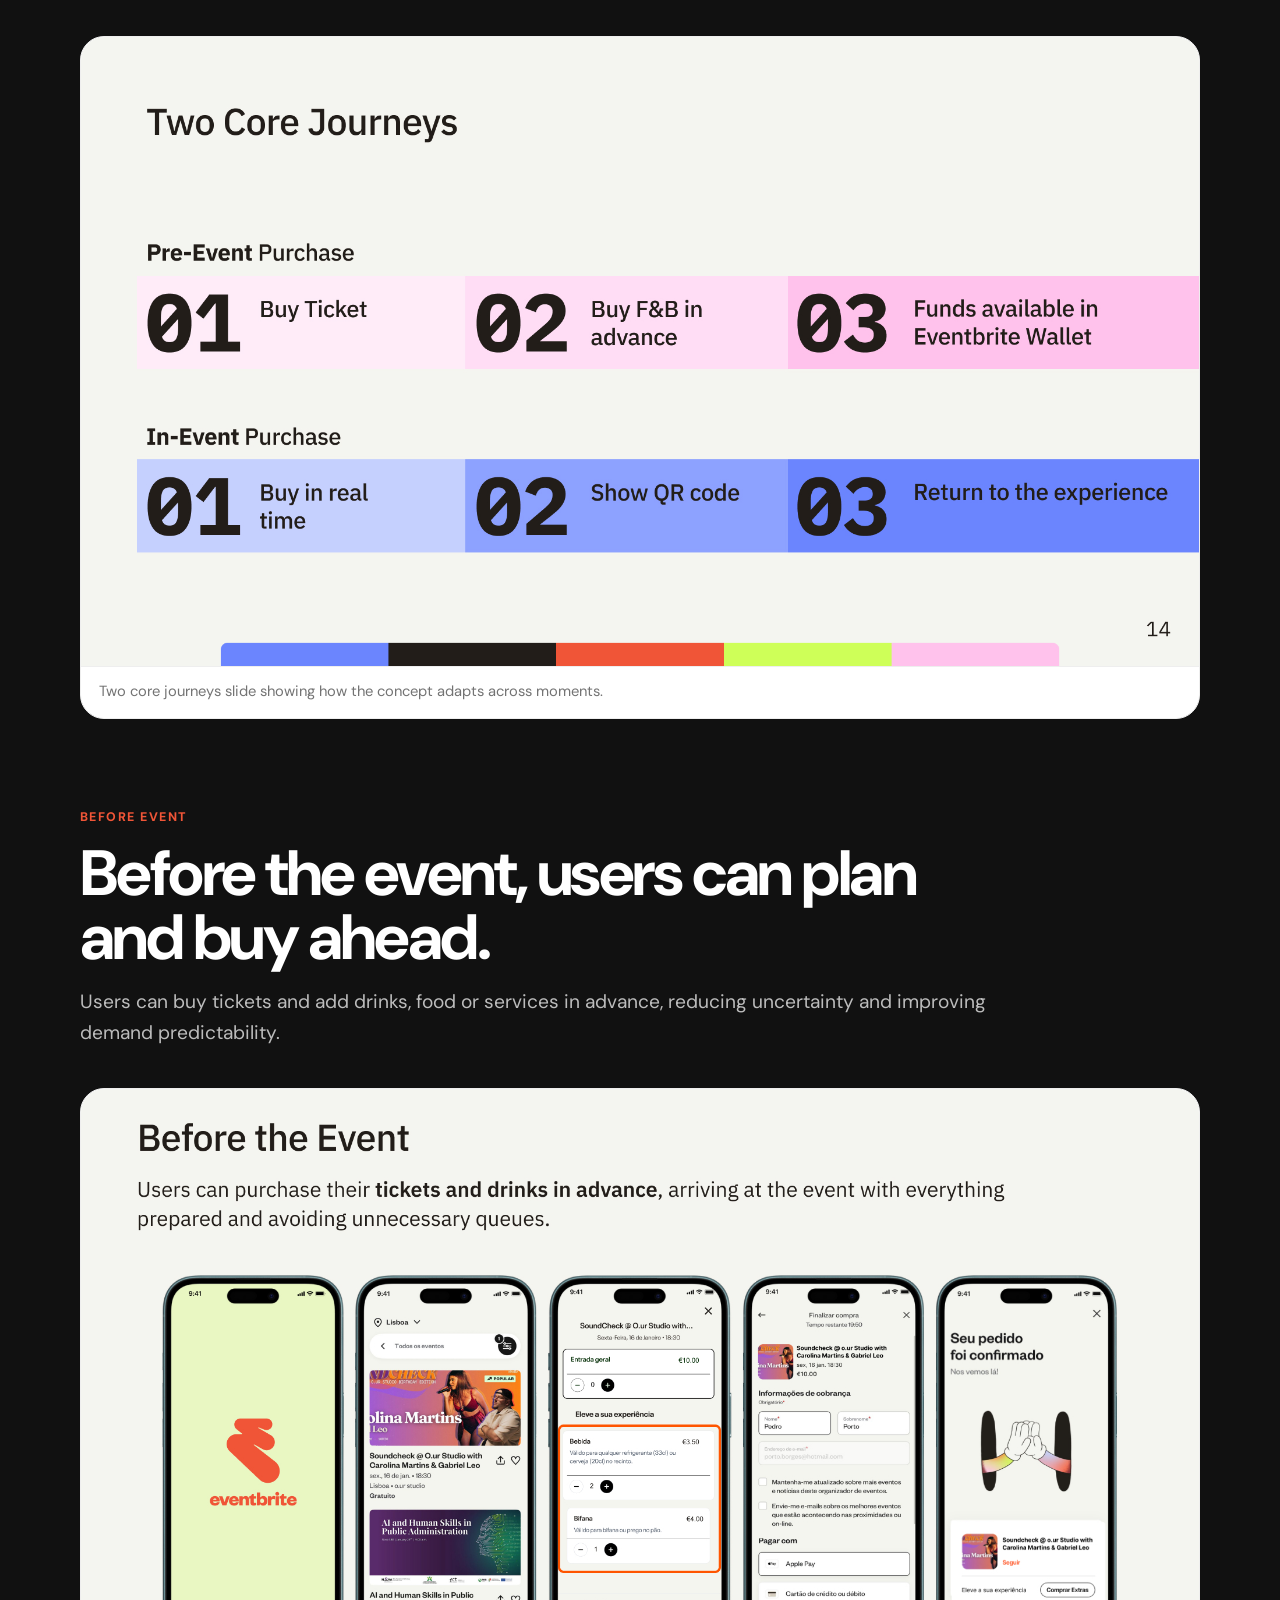
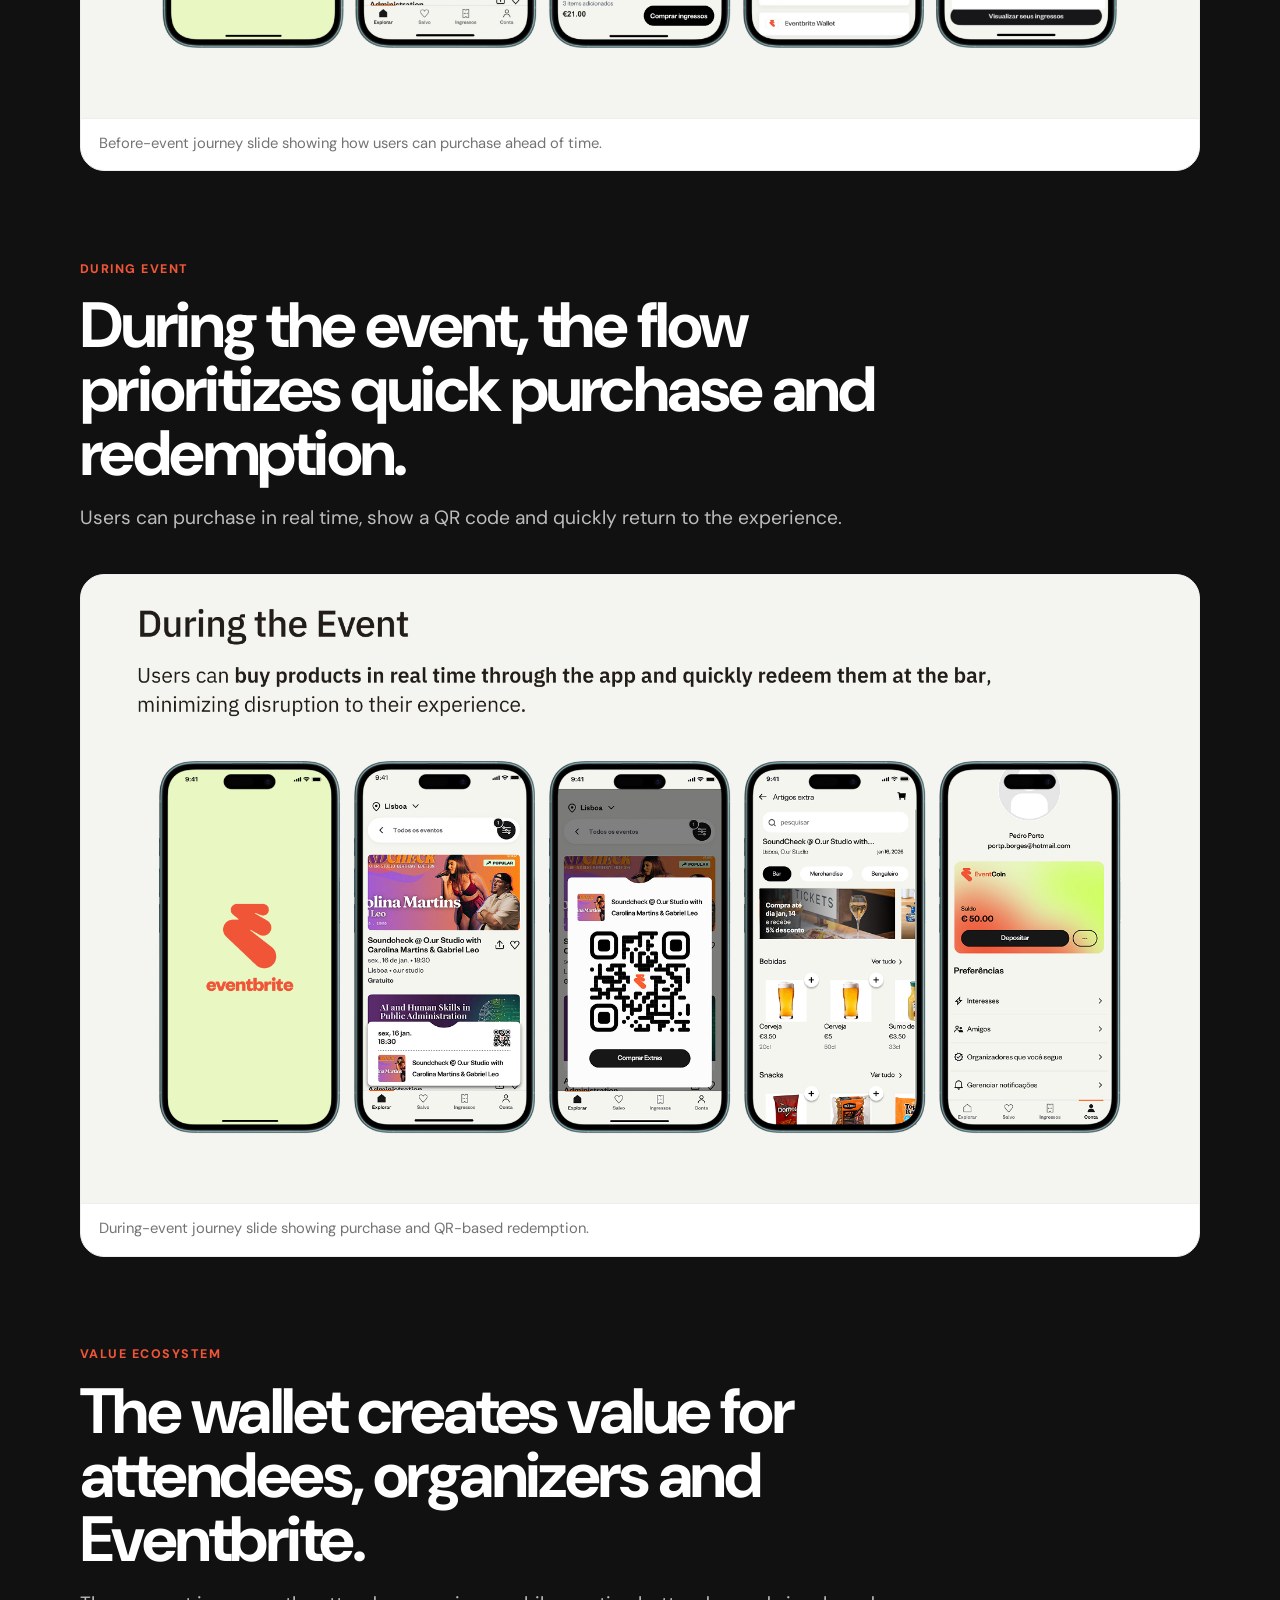
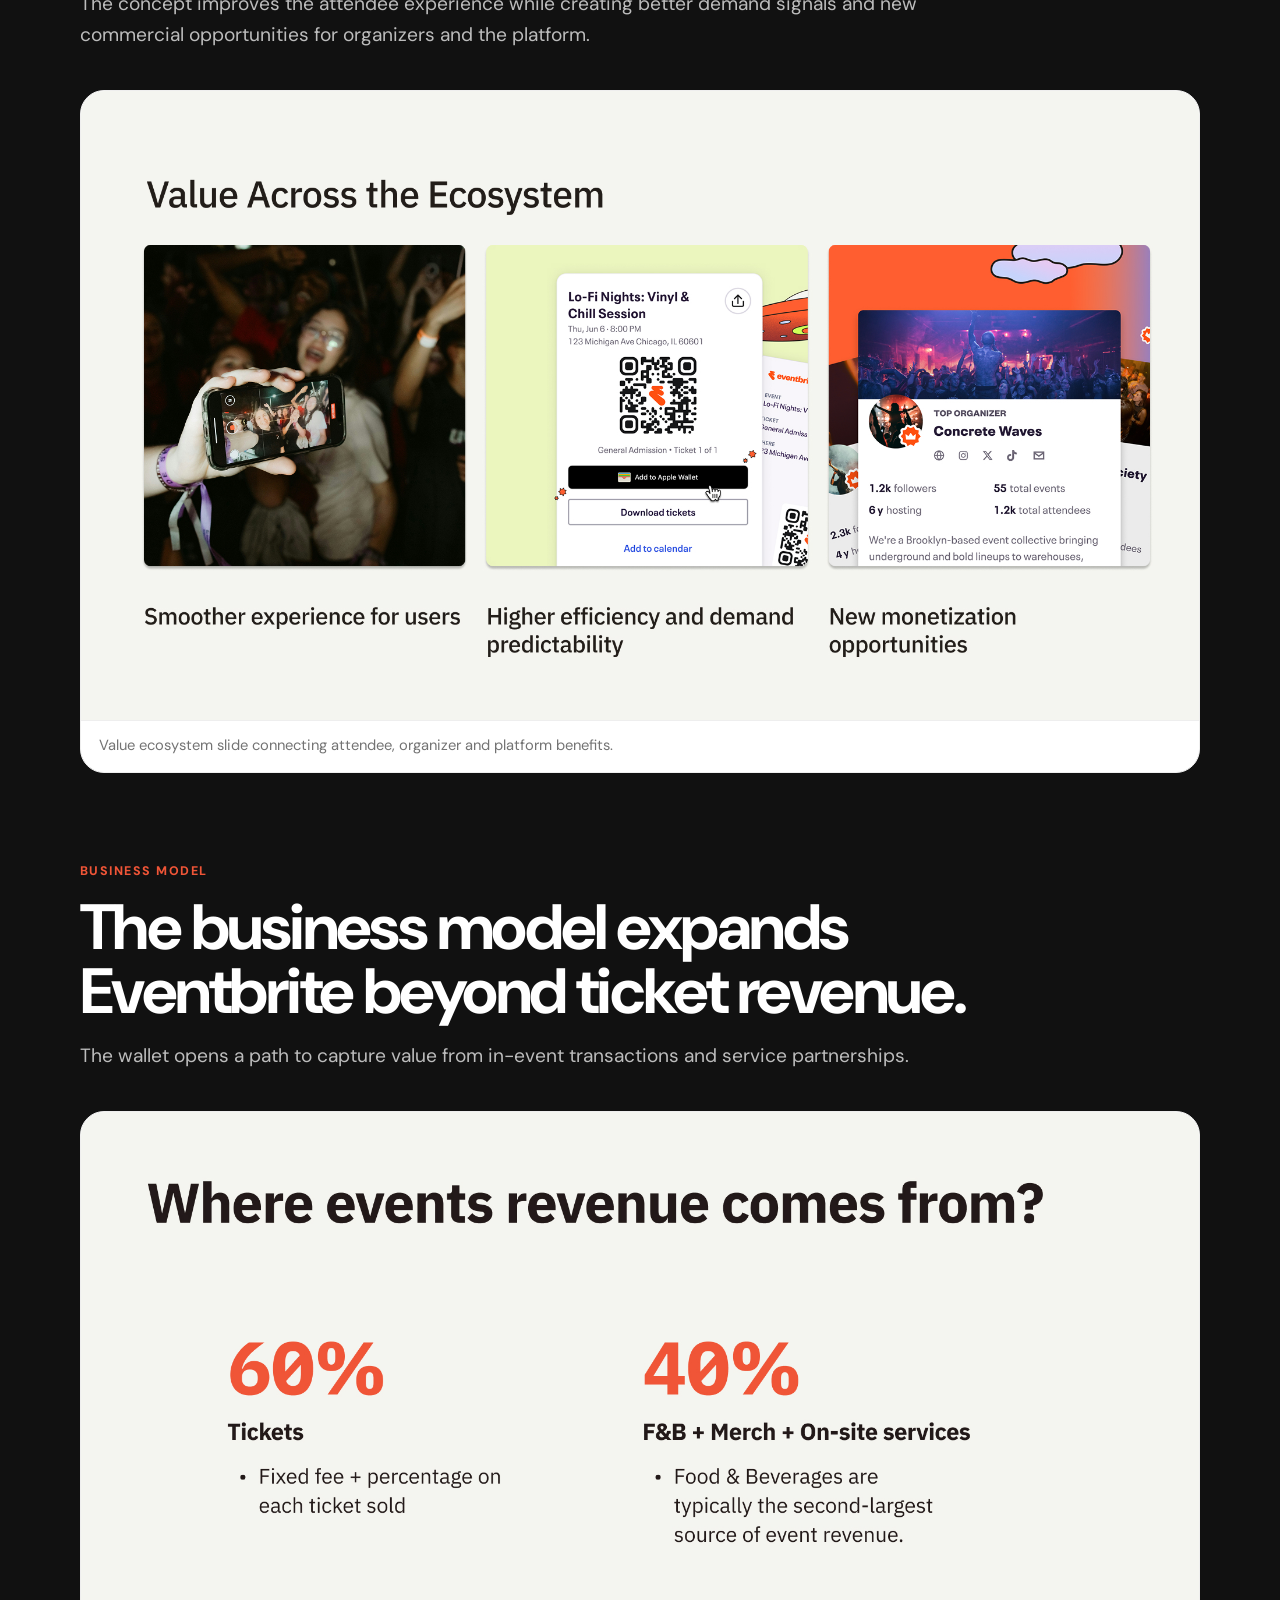
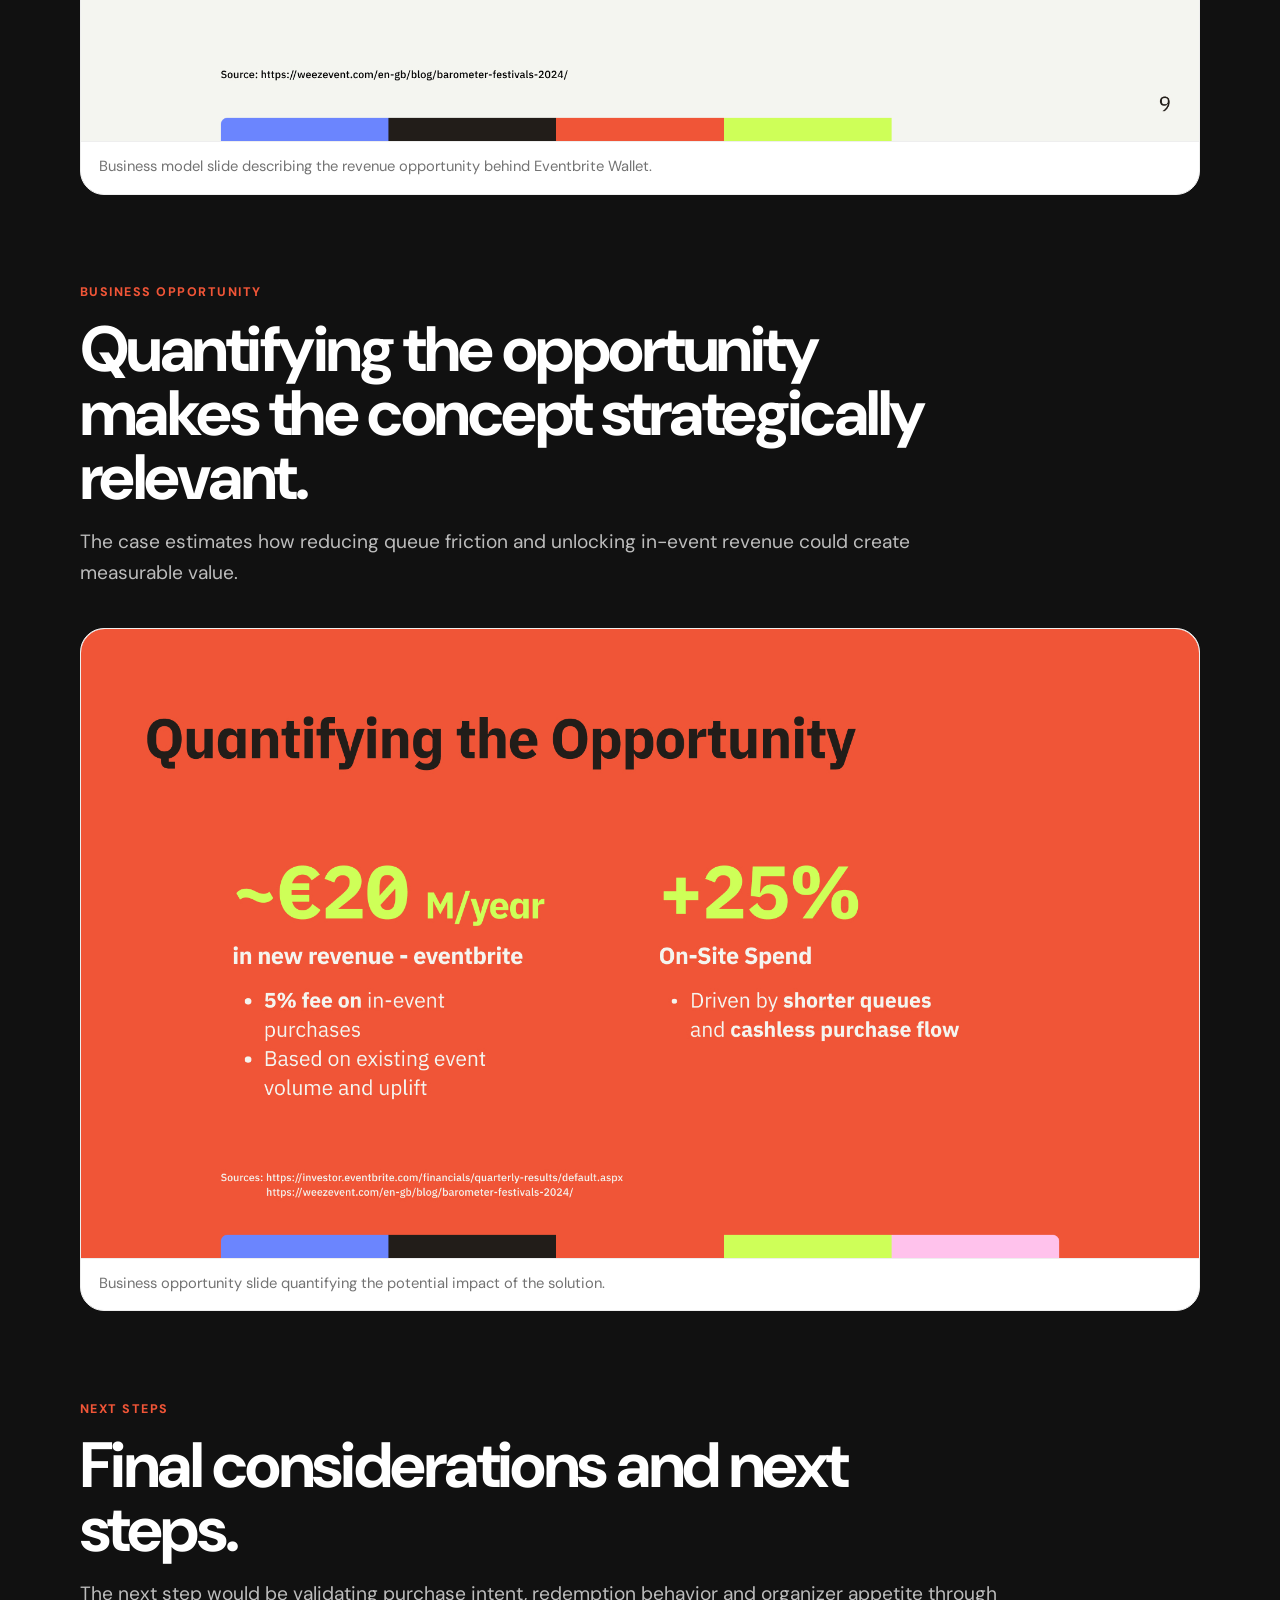
<file: project-2.html>
<!DOCTYPE html>
<html lang="en">

<head>
    <meta charset="UTF-8">
    <meta name="viewport" content="width=device-width, initial-scale=1.0">
    <meta name="description" content="Portfolio website for Pedro Porto Borges, featuring selected projects, process notes, and contact links.">
    <title>Pedro Porto Borges - Portfolio</title>
    <link rel="preconnect" href="https://fonts.googleapis.com">
    <link rel="preconnect" href="https://fonts.gstatic.com" crossorigin>
    <link href="https://fonts.googleapis.com/css2?family=DM+Sans:wght@400;500;600;700;800&family=Geist+Mono:wght@400;500;600&display=swap" rel="stylesheet">
    <link rel="stylesheet" href="assets/css/estilo.min.css">
</head>


<body>
<header class="react-portfolio-header">
    <div class="react-container">
        <nav class="react-portfolio-nav" aria-label="Primary navigation">
            <a class="react-site-title" href="index.html">Pedro Porto Borges</a>

            <div class="react-portfolio-menu" id="react-mobile-menu">
                <a href="portfolio.html">Case Studies</a>
                <a href="contact.html">About me</a>
            </div>

            <button class="react-mobile-menu-button" type="button" aria-label="Open menu" aria-expanded="false"
                aria-controls="react-mobile-menu">
                <span></span>
                <span></span>
                <span></span>
            </button>
        </nav>
    </div>
</header>

    <main class="eventbrite-case project-case" id="eventbriteCase">
        <div class="eventbrite-shell case-sidebar-shell sidebar-hidden" id="eventbriteShell">
            <button class="eventbrite-sidebar-toggle sidebar-toggle" id="eventbriteSidebarToggle" type="button" aria-label="Toggle case study navigation" aria-controls="eventbriteSidebar" aria-expanded="false" title="Open sidebar">
                <span class="sidebar-toggle-icon" aria-hidden="true">
                    <svg viewBox="0 0 24 24" width="22" height="22">
                        <rect x="3" y="4" width="18" height="16" rx="3"></rect>
                        <path d="M9 4v16"></path>
                    </svg>
                </span>
            </button>

            <aside class="eventbrite-sidebar case-sidebar" id="eventbriteSidebar" aria-label="Eventbrite case study navigation">
                <div class="eventbrite-sidebar-brand">
                    <p class="eventbrite-sidebar-eyebrow">Portfolio</p>
                    <a class="eventbrite-sidebar-brand-name" href="#eventbrite-top">Pedro Porto Borges</a>
                    <p class="eventbrite-sidebar-location">Lisbon, PT</p>
                </div>

                <nav class="eventbrite-sidebar-nav" aria-label="Case study sections">
                    <a href="#eventbrite-overview">Overview</a>
                    <a href="#eventbrite-context">Context</a>
                    <a href="#eventbrite-benchmark">Benchmark</a>
                    <a href="#eventbrite-journey">Journey</a>
                    <a href="#eventbrite-solution">Solution</a>
                    <a href="#eventbrite-business">Business</a>
                    <a href="#eventbrite-next">Next Steps</a>
                </nav>

                <nav class="eventbrite-social" aria-label="Project external links">
                    <a href="portfolio.html">Portfolio</a>
                    <a href="https://www.linkedin.com/in/pedro-porto-borges-789371208/" target="_blank"
                        rel="noopener">LinkedIn</a>
                    <a href="https://github.com/pedro-porto-borges/" target="_blank" rel="noopener">GitHub</a>
                </nav>
            </aside>

            <article class="eventbrite-case-study case-sidebar-main" id="mainContent">
            <header class="eventbrite-hero" id="eventbrite-top">
                <div class="eventbrite-hero-copy">
                    <a href="portfolio.html" class="back-link">Back to portfolio</a>
                    <p class="eventbrite-section-label">Project Two / Eventbrite Wallet</p>
                    <h1>Eventbrite Wallet — Reducing Queues and Unlocking In-Event Revenue</h1>
                    <p>A product concept that expands Eventbrite beyond ticketing by introducing a digital wallet for food, beverages and event services. The solution reduces purchase friction, improves attendee experience and creates a new revenue opportunity for organizers and the platform.</p>
                </div>

                <figure class="eventbrite-slide-frame eventbrite-hero-slide">
                    <img class="eventbrite-slide-image" src="assets/images/projects/eventbrite/eventbrite-cover%20@1x.png" width="2880" height="1620" alt="Eventbrite Wallet case study cover slide" loading="eager" decoding="async">
                    <figcaption>Cover slide introducing the Eventbrite Wallet case study.</figcaption>
                </figure>
            </header>

            <section class="eventbrite-meta-grid" id="eventbrite-overview" aria-label="Project information">
                <div>
                    <span>Date</span>
                    <strong>January 2026</strong>
                </div>
                <div>
                    <span>Team</span>
                    <strong>3 members</strong>
                </div>
                <div>
                    <span>Context</span>
                    <strong>Academic</strong>
                </div>
                <div>
                    <span>Role</span>
                    <strong>Product Concept / UX Strategy / Business Opportunity / Flow Design</strong>
                </div>
            </section>

            <section class="eventbrite-story-section" id="eventbrite-context">
                <div class="eventbrite-section-heading">
                    <p class="eventbrite-section-label">Context</p>
                    <h2>Events are meant to be lived, not waited for.</h2>
                    <p>In many live experiences, attendees lose valuable time in queues while organizers lose revenue due to limited service capacity, poor demand predictability and abandoned purchases.</p>
                </div>

                <figure class="eventbrite-slide-frame">
                    <img class="eventbrite-slide-image" src="assets/images/projects/eventbrite/eventbrite-contex%20@1x.jpg" srcset="assets/images/projects/eventbrite/eventbrite-contex%20@1x.jpg 1x, assets/images/projects/eventbrite/eventbrite-contex%20@2x.jpg 2x" width="1920" height="1080" alt="Eventbrite context slide explaining the event experience opportunity" loading="lazy" decoding="async">
                    <figcaption>Context slide framing the opportunity around friction inside live events.</figcaption>
                </figure>
            </section>

            <section class="eventbrite-story-section" id="eventbrite-benchmark">
                <div class="eventbrite-section-heading">
                    <p class="eventbrite-section-label">Benchmark</p>
                    <h2>Learning from adjacent digital wallet and event flows.</h2>
                    <p>The benchmark helped frame how payment, redemption and service interactions could become part of the event journey without overcomplicating the attendee experience.</p>
                </div>

                <figure class="eventbrite-slide-frame">
                    <img class="eventbrite-slide-image" src="assets/images/projects/eventbrite/eventbrite-benchmark%20@1x.jpg" srcset="assets/images/projects/eventbrite/eventbrite-benchmark%20@1x.jpg 1x, assets/images/projects/eventbrite/eventbrite-benchmark%20@2x.jpg 2x" width="1920" height="1080" alt="Eventbrite benchmark slide with comparable digital wallet and event service references" loading="lazy" decoding="async">
                    <figcaption>Benchmark slide used to compare product patterns and service opportunities.</figcaption>
                </figure>
            </section>

            <section class="eventbrite-story-section" id="eventbrite-journey">
                <div class="eventbrite-section-heading">
                    <p class="eventbrite-section-label">Current Journey</p>
                    <h2>The current journey creates friction before and during the event.</h2>
                    <p>Mapping the as-is journey made the waiting points, service capacity limits and purchase drop-offs easier to identify.</p>
                </div>

                <figure class="eventbrite-slide-frame">
                    <img class="eventbrite-slide-image" src="assets/images/projects/eventbrite/eventbrite-as-is-journey%20@1x.jpg" srcset="assets/images/projects/eventbrite/eventbrite-as-is-journey%20@1x.jpg 1x, assets/images/projects/eventbrite/eventbrite-as-is-journey%20@2x.jpg 2x" width="1920" height="1080" alt="Eventbrite as-is journey slide mapping the current attendee flow" loading="lazy" decoding="async">
                    <figcaption>Current journey slide showing the existing flow and where friction appears.</figcaption>
                </figure>
            </section>

            <section class="eventbrite-story-section" id="eventbrite-solution">
                <div class="eventbrite-section-heading">
                    <p class="eventbrite-section-label">Pain Points</p>
                    <h2>Queue friction has a cost for attendees and organizers.</h2>
                    <p>Long queues reduce time spent enjoying the event and can translate into missed transactions, lower satisfaction and operational pressure.</p>
                </div>

                <figure class="eventbrite-slide-frame">
                    <img class="eventbrite-slide-image" src="assets/images/projects/eventbrite/eventbrite-cost-of%20@1x.jpg" srcset="assets/images/projects/eventbrite/eventbrite-cost-of%20@1x.jpg 1x, assets/images/projects/eventbrite/eventbrite-cost-of%20@2x.jpg 2x" width="1920" height="1080" alt="Eventbrite pain points slide explaining the cost of queue friction" loading="lazy" decoding="async">
                    <figcaption>Pain points slide summarizing the cost of friction in event consumption.</figcaption>
                </figure>
            </section>

            <section class="eventbrite-story-section" id="eventbrite-business">
                <div class="eventbrite-section-heading">
                    <p class="eventbrite-section-label">How Might We</p>
                    <h2>How might Eventbrite support the full event consumption journey?</h2>
                    <p>The opportunity was to expand Eventbrite’s role beyond ticketing by helping people buy, pay and redeem faster before and during an event.</p>
                </div>

                <figure class="eventbrite-slide-frame">
                    <img class="eventbrite-slide-image" src="assets/images/projects/eventbrite/eventbrite-hmw%20@1x.jpg" srcset="assets/images/projects/eventbrite/eventbrite-hmw%20@1x.jpg 1x, assets/images/projects/eventbrite/eventbrite-hmw%20@2x.jpg 2x" width="1920" height="1080" alt="Eventbrite how might we slide defining the product challenge" loading="lazy" decoding="async">
                    <figcaption>How Might We slide defining the strategic product challenge.</figcaption>
                </figure>
            </section>

            <section class="eventbrite-story-section" id="eventbrite-next">
                <div class="eventbrite-section-heading">
                    <p class="eventbrite-section-label">Solution</p>
                    <h2>A wallet that connects tickets, purchases and redemption.</h2>
                    <p>The proposed solution introduces a digital wallet inside Eventbrite, allowing users to buy in advance or during the event and redeem purchases with less friction.</p>
                </div>

                <figure class="eventbrite-slide-frame">
                    <img class="eventbrite-slide-image" src="assets/images/projects/eventbrite/eventbrite-solution%20@1x.jpg" srcset="assets/images/projects/eventbrite/eventbrite-solution%20@1x.jpg 1x, assets/images/projects/eventbrite/eventbrite-solution%20@2x.jpg 2x" width="1920" height="1080" alt="Eventbrite solution slide introducing the wallet concept" loading="lazy" decoding="async">
                    <figcaption>Solution slide introducing Eventbrite Wallet as an extension of the ticketing experience.</figcaption>
                </figure>
            </section>

            <section class="eventbrite-story-section">
                <div class="eventbrite-section-heading">
                    <p class="eventbrite-section-label">Design Approach</p>
                    <h2>Speed, clarity and redemption guided the design approach.</h2>
                    <p>In an event context, every extra step increases friction. The concept improves behaviors that already exist: buying, paying and redeeming.</p>
                </div>

                <figure class="eventbrite-slide-frame">
                    <img class="eventbrite-slide-image" src="assets/images/projects/eventbrite/eventbrite-design-approach%20@1x.jpg" srcset="assets/images/projects/eventbrite/eventbrite-design-approach%20@1x.jpg 1x, assets/images/projects/eventbrite/eventbrite-design-approach%20@2x.jpg 2x" width="1920" height="1080" alt="Eventbrite design approach slide explaining the design principles" loading="lazy" decoding="async">
                    <figcaption>Design approach slide outlining the principles behind the wallet experience.</figcaption>
                </figure>
            </section>

            <section class="eventbrite-story-section">
                <div class="eventbrite-section-heading">
                    <p class="eventbrite-section-label">Two Core Journeys</p>
                    <h2>The experience is organized around two core journeys.</h2>
                    <p>The flow supports both pre-event purchase and in-event purchase, giving users flexibility before and during the experience.</p>
                </div>

                <figure class="eventbrite-slide-frame">
                    <img class="eventbrite-slide-image" src="assets/images/projects/eventbrite/eventbrite-two-core-journeys%20@1x.jpg" srcset="assets/images/projects/eventbrite/eventbrite-two-core-journeys%20@1x.jpg 1x, assets/images/projects/eventbrite/eventbrite-two-core-journeys%20@2x.jpg 2x" width="1920" height="1080" alt="Eventbrite two core journeys slide showing before-event and during-event flows" loading="lazy" decoding="async">
                    <figcaption>Two core journeys slide showing how the concept adapts across moments.</figcaption>
                </figure>
            </section>

            <section class="eventbrite-story-section">
                <div class="eventbrite-section-heading">
                    <p class="eventbrite-section-label">Before Event</p>
                    <h2>Before the event, users can plan and buy ahead.</h2>
                    <p>Users can buy tickets and add drinks, food or services in advance, reducing uncertainty and improving demand predictability.</p>
                </div>

                <figure class="eventbrite-slide-frame">
                    <img class="eventbrite-slide-image" src="assets/images/projects/eventbrite/eventbrite-before-event-journeys%20@1x.jpg" srcset="assets/images/projects/eventbrite/eventbrite-before-event-journeys%20@1x.jpg 1x, assets/images/projects/eventbrite/eventbrite-before-event-journeys%20@2x.jpg 2x" width="1920" height="1080" alt="Eventbrite before-event journey slide showing advance purchase flow" loading="lazy" decoding="async">
                    <figcaption>Before-event journey slide showing how users can purchase ahead of time.</figcaption>
                </figure>
            </section>

            <section class="eventbrite-story-section">
                <div class="eventbrite-section-heading">
                    <p class="eventbrite-section-label">During Event</p>
                    <h2>During the event, the flow prioritizes quick purchase and redemption.</h2>
                    <p>Users can purchase in real time, show a QR code and quickly return to the experience.</p>
                </div>

                <figure class="eventbrite-slide-frame">
                    <img class="eventbrite-slide-image" src="assets/images/projects/eventbrite/eventbrite-during-event-journeys%20@1x.jpg" srcset="assets/images/projects/eventbrite/eventbrite-during-event-journeys%20@1x.jpg 1x, assets/images/projects/eventbrite/eventbrite-during-event-journeys%20@2x.jpg 2x" width="1920" height="1080" alt="Eventbrite during-event journey slide showing in-event purchase and QR redemption" loading="lazy" decoding="async">
                    <figcaption>During-event journey slide showing purchase and QR-based redemption.</figcaption>
                </figure>
            </section>

            <section class="eventbrite-story-section">
                <div class="eventbrite-section-heading">
                    <p class="eventbrite-section-label">Value Ecosystem</p>
                    <h2>The wallet creates value for attendees, organizers and Eventbrite.</h2>
                    <p>The concept improves the attendee experience while creating better demand signals and new commercial opportunities for organizers and the platform.</p>
                </div>

                <figure class="eventbrite-slide-frame">
                    <img class="eventbrite-slide-image" src="assets/images/projects/eventbrite/eventbrite-value-ecosystem%20@1x.jpg" srcset="assets/images/projects/eventbrite/eventbrite-value-ecosystem%20@1x.jpg 1x, assets/images/projects/eventbrite/eventbrite-value-ecosystem%20@2x.jpg 2x" width="1920" height="1080" alt="Eventbrite value ecosystem slide showing stakeholder value" loading="lazy" decoding="async">
                    <figcaption>Value ecosystem slide connecting attendee, organizer and platform benefits.</figcaption>
                </figure>
            </section>

            <section class="eventbrite-story-section">
                <div class="eventbrite-section-heading">
                    <p class="eventbrite-section-label">Business Model</p>
                    <h2>The business model expands Eventbrite beyond ticket revenue.</h2>
                    <p>The wallet opens a path to capture value from in-event transactions and service partnerships.</p>
                </div>

                <figure class="eventbrite-slide-frame">
                    <img class="eventbrite-slide-image" src="assets/images/projects/eventbrite/eventbrite-revenue%20@1x.jpg" srcset="assets/images/projects/eventbrite/eventbrite-revenue%20@1x.jpg 1x, assets/images/projects/eventbrite/eventbrite-revenue%20@2x.jpg 2x" width="1920" height="1080" alt="Eventbrite revenue slide explaining the business model opportunity" loading="lazy" decoding="async">
                    <figcaption>Business model slide describing the revenue opportunity behind Eventbrite Wallet.</figcaption>
                </figure>
            </section>

            <section class="eventbrite-story-section">
                <div class="eventbrite-section-heading">
                    <p class="eventbrite-section-label">Business Opportunity</p>
                    <h2>Quantifying the opportunity makes the concept strategically relevant.</h2>
                    <p>The case estimates how reducing queue friction and unlocking in-event revenue could create measurable value.</p>
                </div>

                <figure class="eventbrite-slide-frame">
                    <img class="eventbrite-slide-image" src="assets/images/projects/eventbrite/eventbrite-qt-opportunity%20@1x.jpg" srcset="assets/images/projects/eventbrite/eventbrite-qt-opportunity%20@1x.jpg 1x, assets/images/projects/eventbrite/eventbrite-qt-opportunity%20@2x.jpg 2x" width="1920" height="1080" alt="Eventbrite business opportunity slide quantifying the value of the concept" loading="lazy" decoding="async">
                    <figcaption>Business opportunity slide quantifying the potential impact of the solution.</figcaption>
                </figure>
            </section>

            <section class="eventbrite-story-section">
                <div class="eventbrite-section-heading">
                    <p class="eventbrite-section-label">Next Steps</p>
                    <h2>Final considerations and next steps.</h2>
                    <p>The next step would be validating purchase intent, redemption behavior and organizer appetite through prototyping and pilot testing.</p>
                </div>

                <figure class="eventbrite-slide-frame">
                    <img class="eventbrite-slide-image" src="assets/images/projects/eventbrite/eventbrite-final-consideration%20@1x.jpg" srcset="assets/images/projects/eventbrite/eventbrite-final-consideration%20@1x.jpg 1x, assets/images/projects/eventbrite/eventbrite-final-consideration%20@2x.jpg 2x" width="1920" height="1080" alt="Eventbrite final considerations slide with next steps" loading="lazy" decoding="async">
                    <figcaption>Final considerations slide closing the case study and outlining next steps.</figcaption>
                </figure>
            </section>
        </article>
        </div>
    </main>

<footer class="footer">
    <div class="container">
        <div class="footer-content">
            <section class="footer-section">
                <p class="footer-kicker">Available for thoughtful digital work</p>
                <h2>Let's build something clear, useful, and well made.</h2>
            </section>
            <section class="footer-section">
                <h3>Pages</h3>
                <ul class="footer-links">
                    <li><a href="index.html">Home</a></li>
                    <li><a href="portfolio.html">Portfolio</a></li>
                    <li><a href="contact.html">Contact</a></li>
                </ul>
            </section>
            <section class="footer-section">
                <h3>Social</h3>
                <ul class="footer-links">
                    <li><a href="https://github.com/pedro-porto-borges/" target="_blank" rel="noopener">GitHub</a></li>
                    <li><a href="https://www.linkedin.com/in/pedro-porto-borges-789371208/" target="_blank"
                            rel="noopener">LinkedIn</a></li>
                    <li><a href="https://instagram.com/analog.pp/" target="_blank" rel="noopener">Instagram</a></li>
                </ul>
            </section>
        </div>
        <div class="footer-bottom">
            <p>&copy; 2026 Pedro Porto Borges.</p>
        </div>
    </div>
</footer>

<script src="assets/js/main.min.js"></script>

</body>

</html>
</file>
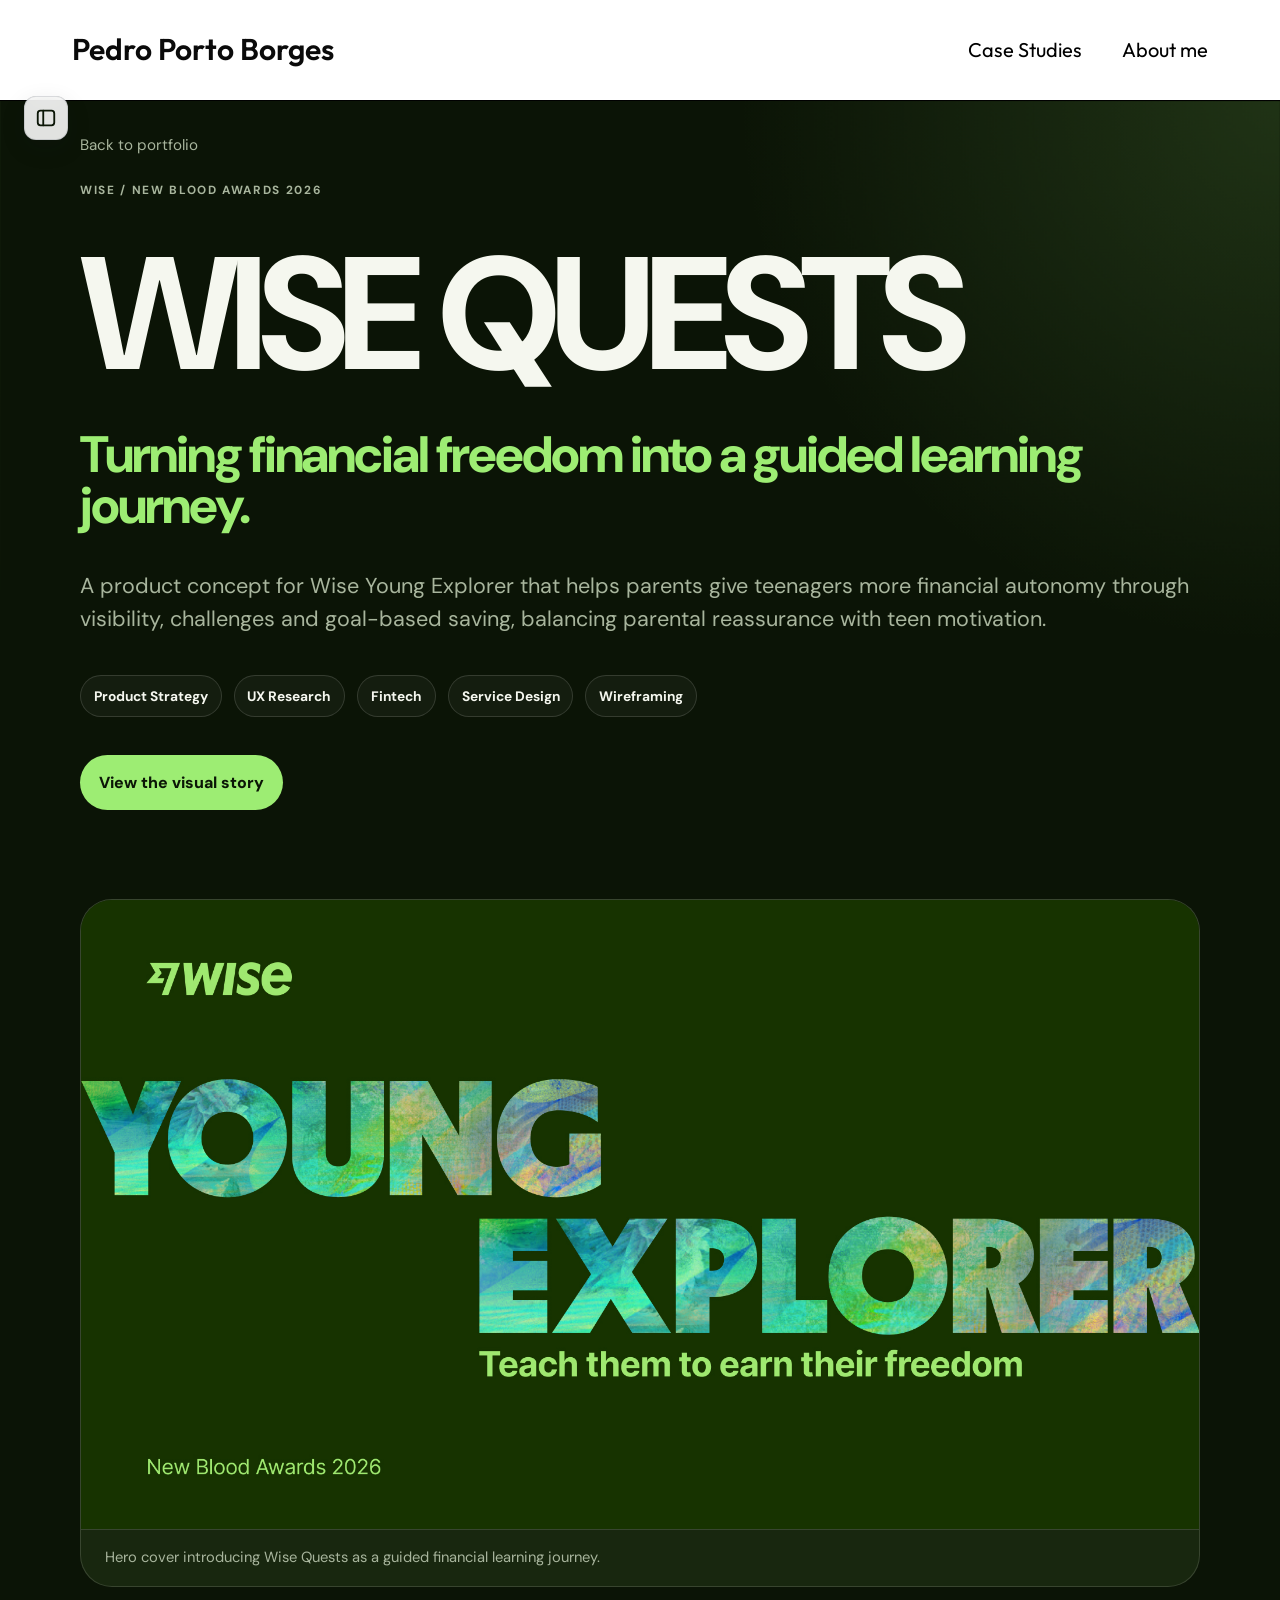
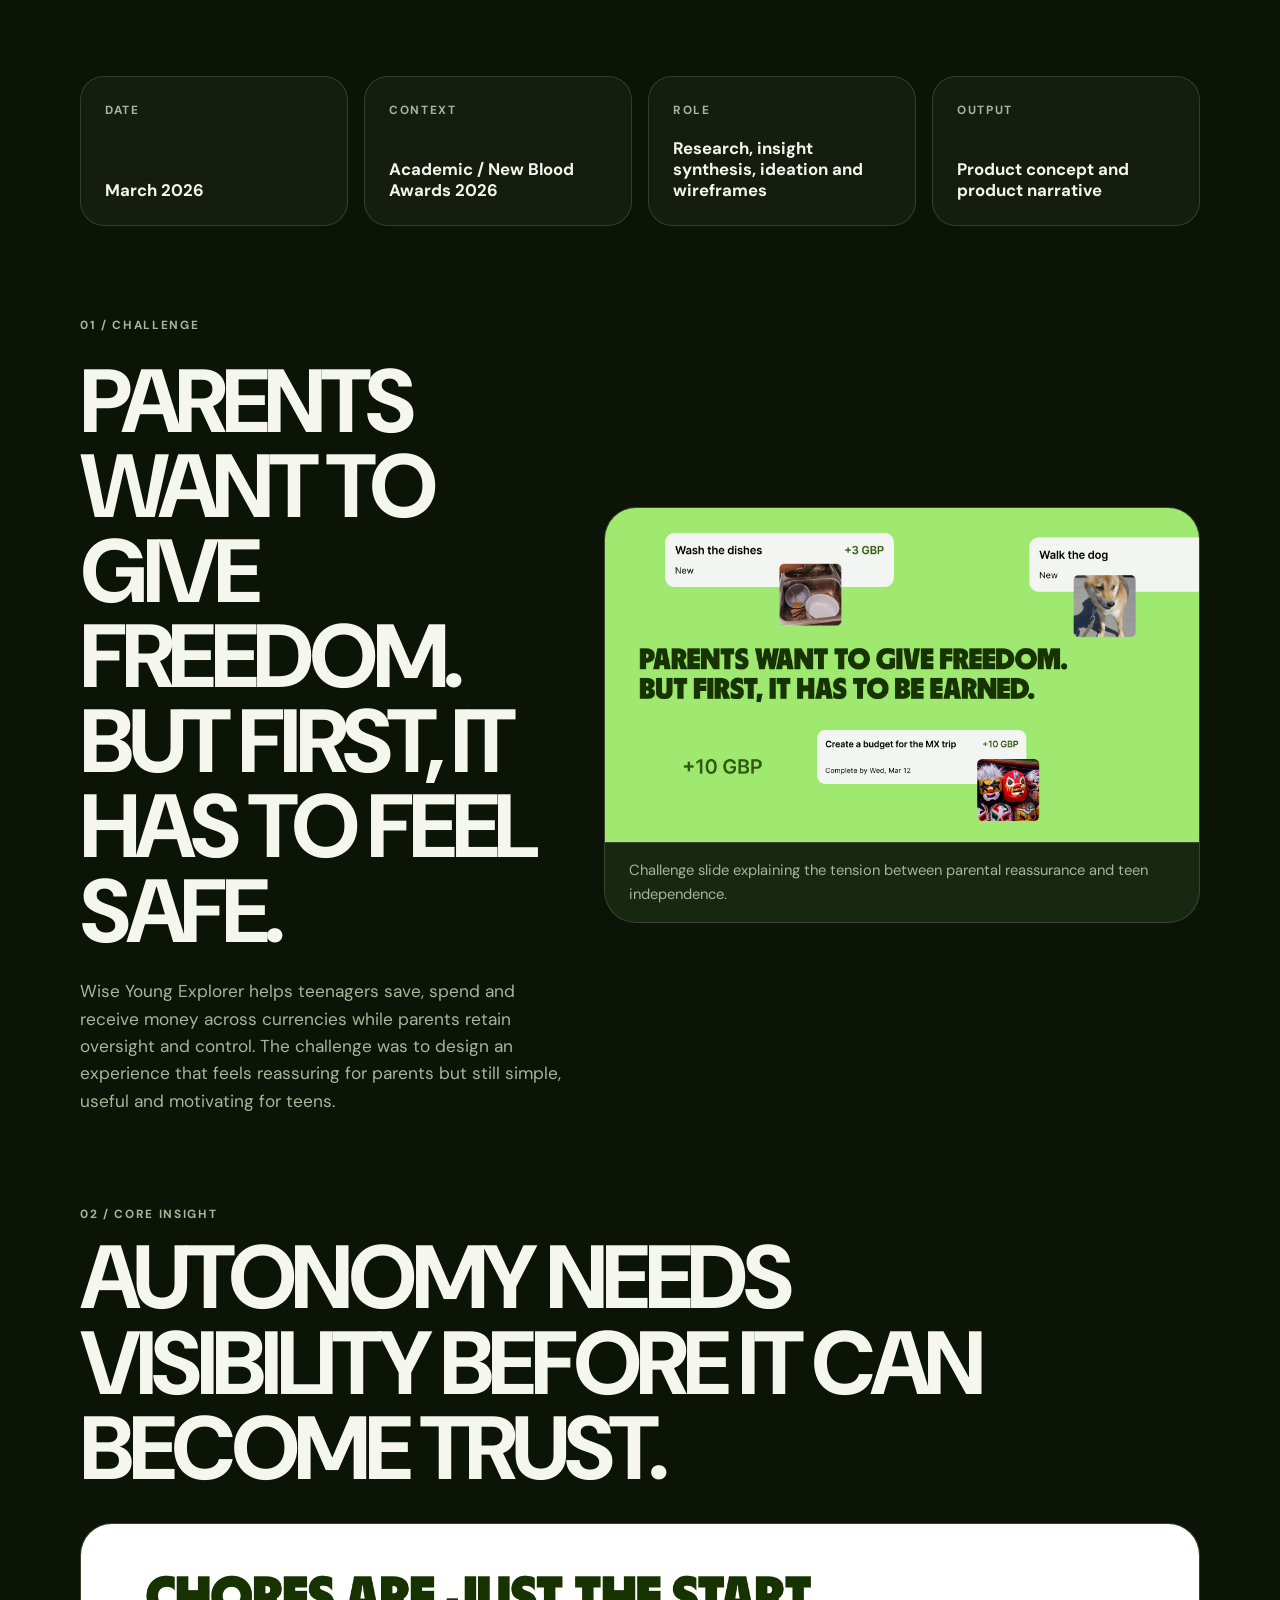
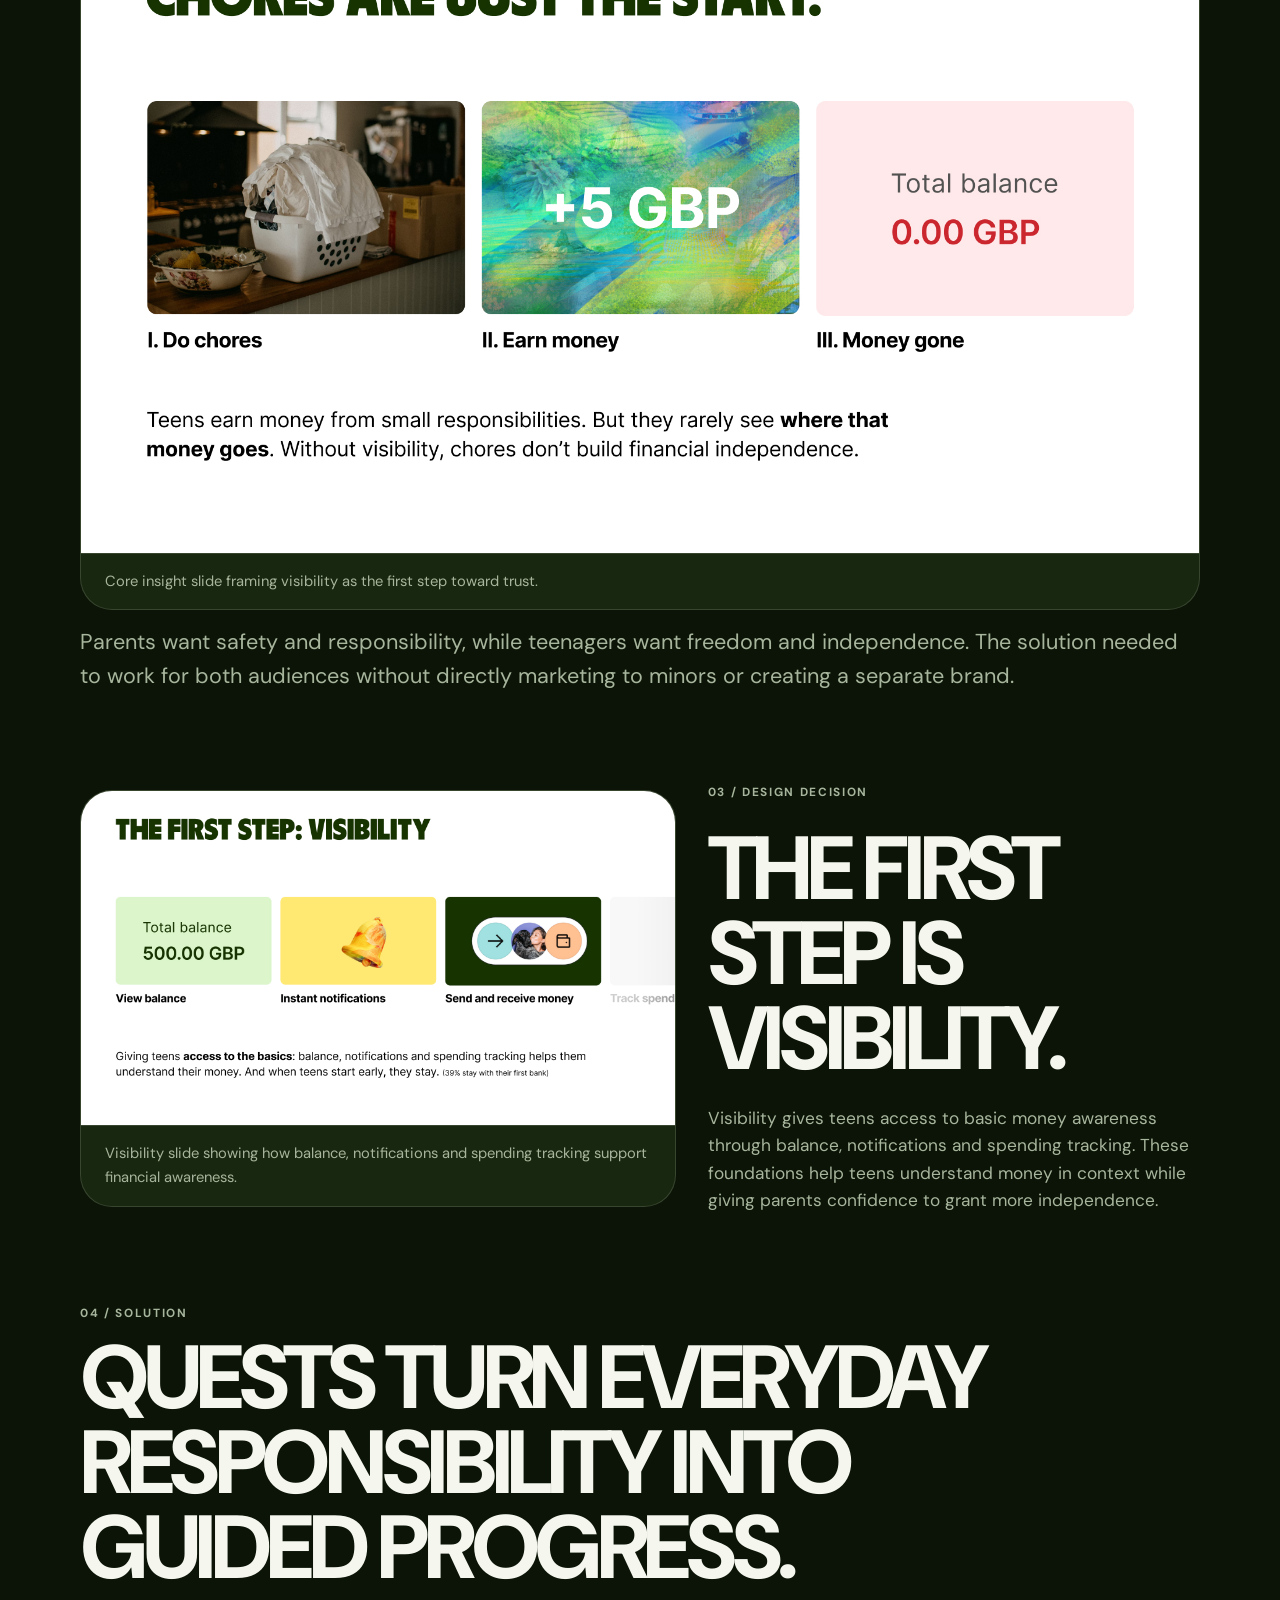
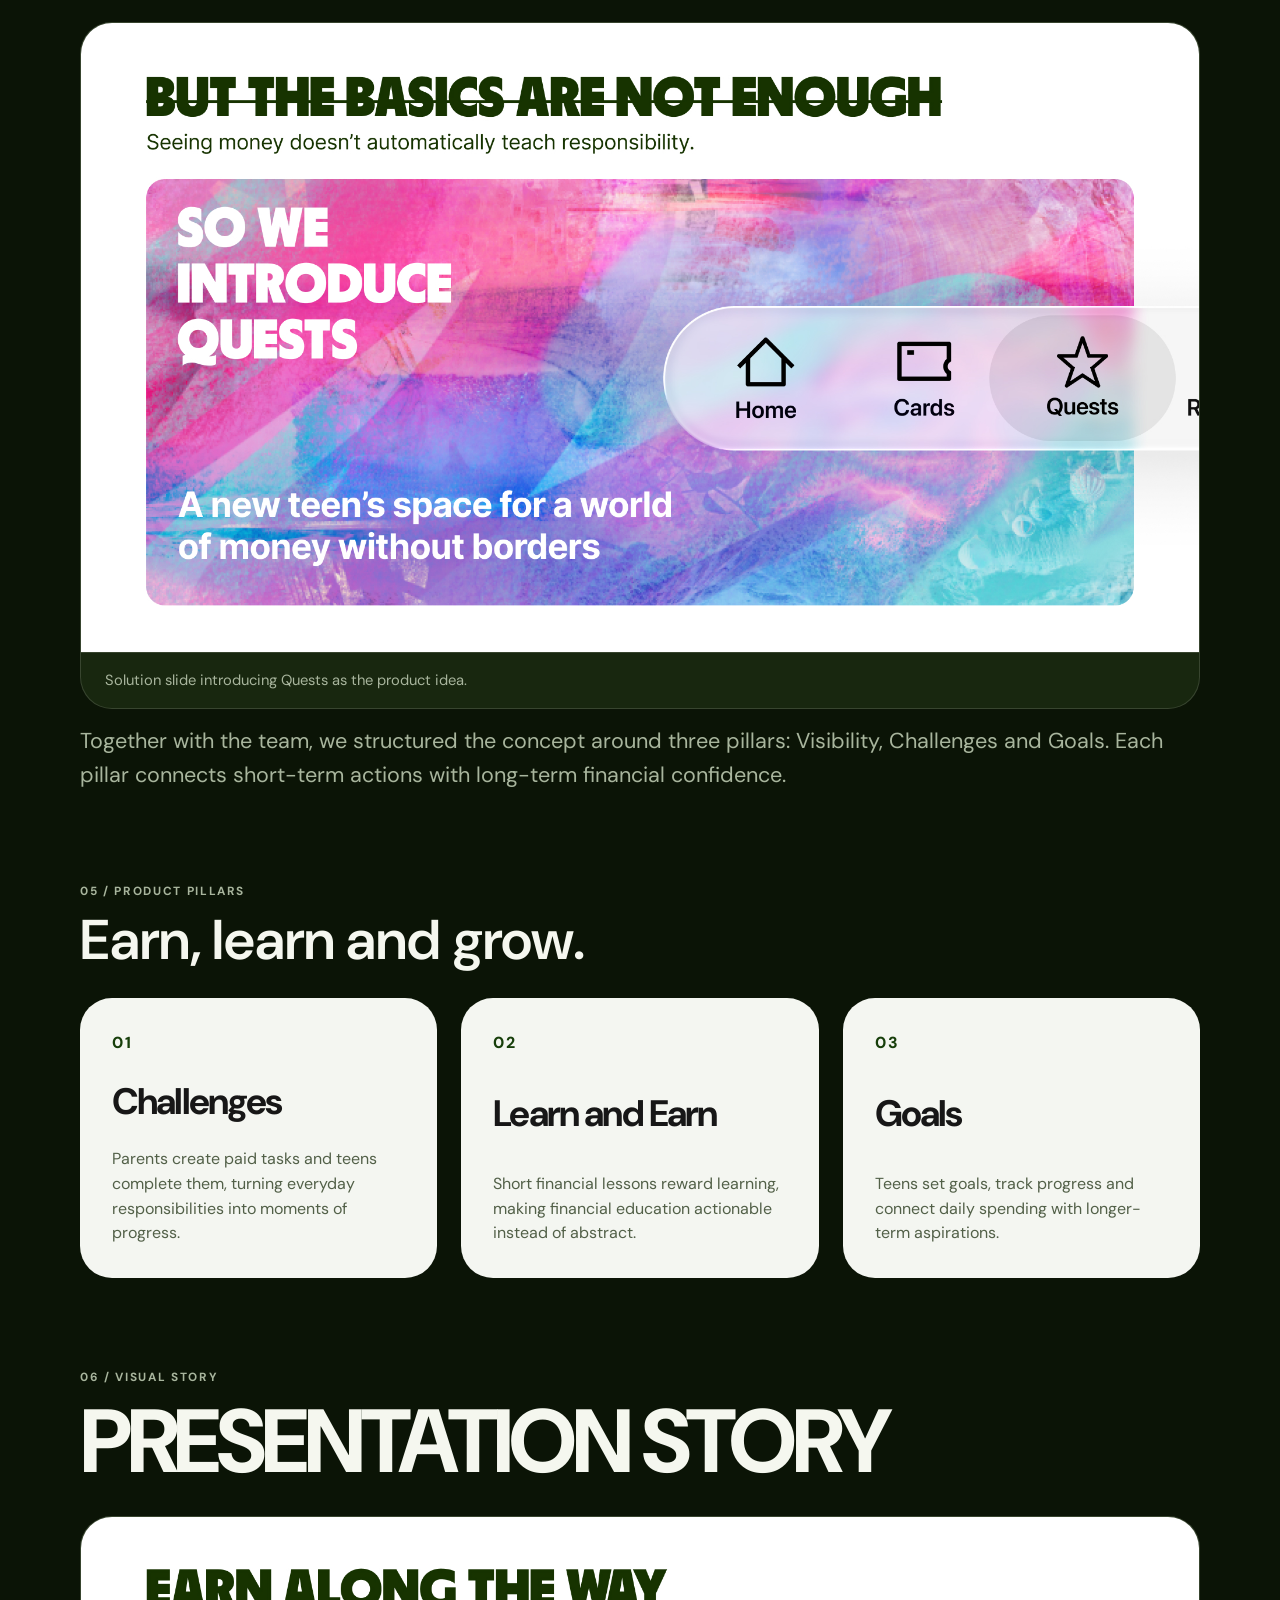
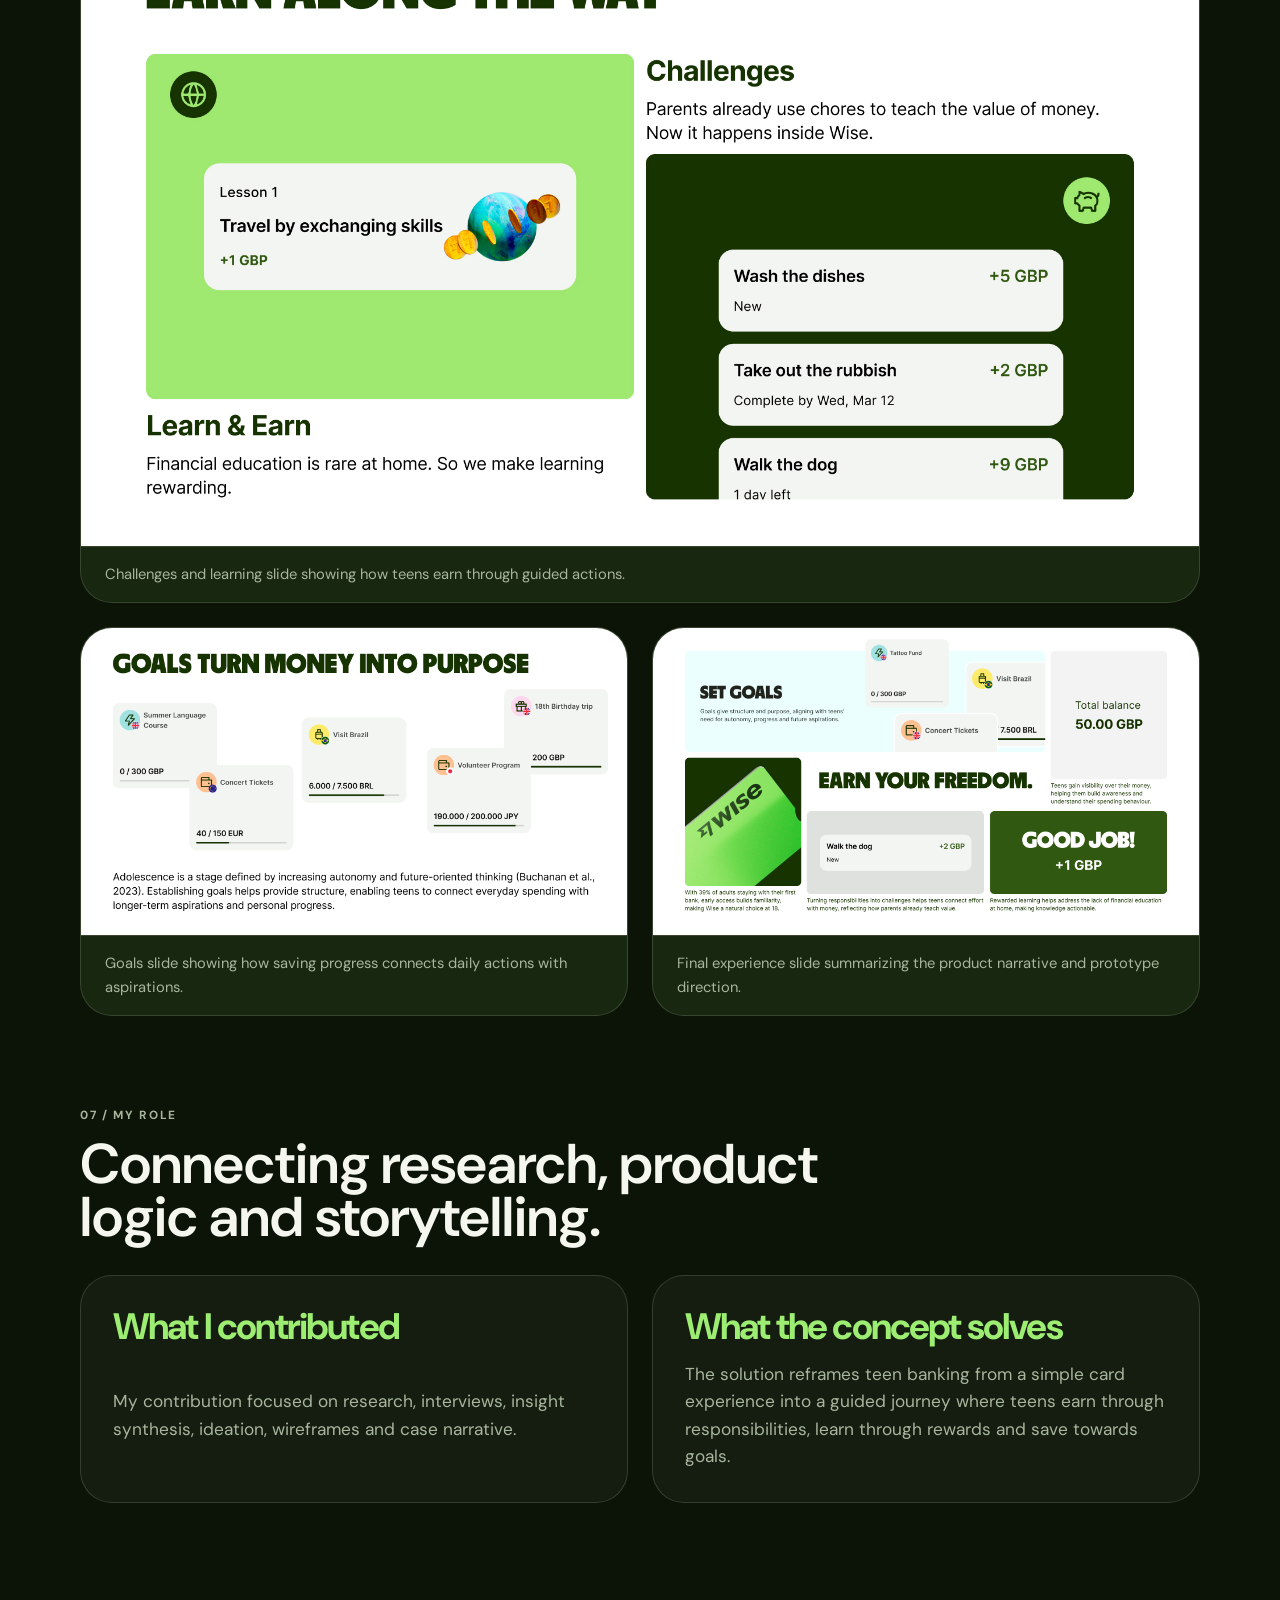
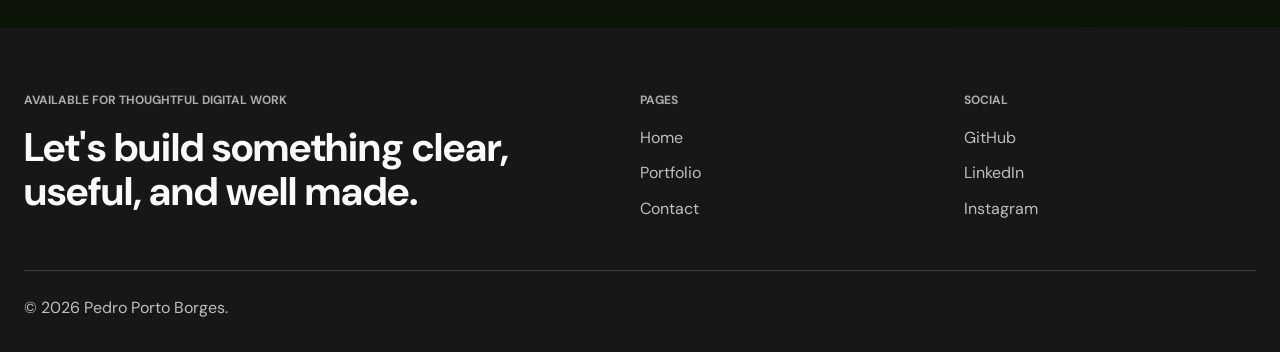
<file: project-3.html>
<!DOCTYPE html>
<html lang="en">

<head>
    <meta charset="UTF-8">
    <meta name="viewport" content="width=device-width, initial-scale=1.0">
    <meta name="description" content="Portfolio website for Pedro Porto Borges, featuring selected projects, process notes, and contact links.">
    <title>Pedro Porto Borges - Portfolio</title>
    <link rel="preconnect" href="https://fonts.googleapis.com">
    <link rel="preconnect" href="https://fonts.gstatic.com" crossorigin>
    <link href="https://fonts.googleapis.com/css2?family=DM+Sans:wght@400;500;600;700;800&family=Geist+Mono:wght@400;500;600&display=swap" rel="stylesheet">
    <link rel="stylesheet" href="assets/css/estilo.min.css">
</head>


<body>
<header class="react-portfolio-header">
    <div class="react-container">
        <nav class="react-portfolio-nav" aria-label="Primary navigation">
            <a class="react-site-title" href="index.html">Pedro Porto Borges</a>

            <div class="react-portfolio-menu" id="react-mobile-menu">
                <a href="portfolio.html">Case Studies</a>
                <a href="contact.html">About me</a>
            </div>

            <button class="react-mobile-menu-button" type="button" aria-label="Open menu" aria-expanded="false"
                aria-controls="react-mobile-menu">
                <span></span>
                <span></span>
                <span></span>
            </button>
        </nav>
    </div>
</header>


    <main class="young-case">
        <div class="young-shell sidebar-hidden" id="youngShell">

            <button class="sidebar-toggle" id="sidebarToggle" type="button" aria-label="Toggle case study navigation"
                aria-controls="youngSidebar" aria-expanded="false" title="Open sidebar">
                <span class="sidebar-toggle-icon" aria-hidden="true">
                    <svg viewBox="0 0 24 24" width="22" height="22">
                        <rect x="3" y="4" width="18" height="16" rx="3"></rect>
                        <path d="M9 4v16"></path>
                    </svg>
                </span>
            </button>

            <aside class="young-sidebar" id="youngSidebar" aria-label="Project navigation">
                <div class="young-brand">
                    <p class="young-eyebrow">Portfolio</p>
                    <a class="young-brand-name" href="#top">Pedro Porto Borges</a>
                    <p class="young-location">Lisbon, PT</p>
                </div>

                <nav class="young-nav" aria-label="Case study sections">
                    <a href="#overview">Overview</a>
                    <a href="#challenge">Challenge</a>
                    <a href="#solution">Solution</a>
                    <a href="#gallery">Gallery</a>
                    <a href="#role">My role</a>
                </nav>

                <nav class="young-social" aria-label="Project external links">
                    <a href="portfolio.html">Portfolio</a>
                    <a href="https://www.linkedin.com/in/pedro-porto-borges-789371208/" target="_blank"
                        rel="noopener">LinkedIn</a>
                    <a href="https://github.com/pedro-porto-borges/" target="_blank" rel="noopener">GitHub</a>
                </nav>
            </aside>

            <section id="top" class="young-main">
                <article class="young-article">
                    <a class="young-back-link" href="portfolio.html">Back to portfolio</a>

                    <header id="overview" class="young-post-header">
                        <p class="young-section-label">Wise / New Blood Awards 2026</p>
                        <h1>Wise Quests</h1>
                        <p class="young-subtitle">Turning financial freedom into a guided learning journey.</p>

                        <p class="young-intro">
                            A product concept for Wise Young Explorer that helps parents give teenagers more financial
                            autonomy through visibility, challenges and goal-based saving, balancing parental
                            reassurance with teen motivation.
                        </p>

                        <ul class="young-tag-list" aria-label="Project tags">
                            <li>Product Strategy</li>
                            <li>UX Research</li>
                            <li>Fintech</li>
                            <li>Service Design</li>
                            <li>Wireframing</li>
                        </ul>

                        <a class="young-button" href="#gallery">View the visual story</a>
                    </header>

                    <figure class="young-hero">
                        <img src="assets/images/projects/wise/1.jpg" width="1600" height="900"
                            alt="Wise Quests hero cover slide" loading="eager" decoding="async">
                        <figcaption>Hero cover introducing Wise Quests as a guided financial learning journey.</figcaption>
                    </figure>

                    <section class="young-meta-grid" aria-label="Project information">
                        <div class="young-meta-card">
                            <span>Date</span>
                            <strong>March 2026</strong>
                        </div>
                        <div class="young-meta-card">
                            <span>Context</span>
                            <strong>Academic / New Blood Awards 2026</strong>
                        </div>
                        <div class="young-meta-card">
                            <span>Role</span>
                            <strong>Research, insight synthesis, ideation and wireframes</strong>
                        </div>
                        <div class="young-meta-card">
                            <span>Output</span>
                            <strong>Product concept and product narrative</strong>
                        </div>
                    </section>

                    <section id="challenge" class="young-story young-two-column">
                        <div class="young-story-copy">
                            <p class="young-section-label">01 / Challenge</p>
                            <h2>Parents want to give freedom. But first, it has to feel safe.</h2>
                            <p>
                                Wise Young Explorer helps teenagers save, spend and receive money across currencies
                                while parents retain oversight and control. The challenge was to design an experience
                                that feels reassuring for parents but still simple, useful and motivating for teens.
                            </p>
                        </div>

                        <figure class="young-image-card">
                            <img src="assets/images/projects/wise/2.jpg" width="1200" height="675"
                                alt="Wise Quests challenge slide" loading="lazy" decoding="async">
                            <figcaption>Challenge slide explaining the tension between parental reassurance and teen independence.</figcaption>
                        </figure>
                    </section>

                    <section class="young-story">
                        <div class="young-section-heading">
                            <p class="young-section-label">02 / Core insight</p>
                            <h2>Autonomy needs visibility before it can become trust.</h2>
                        </div>

                        <figure class="young-wide-image">
                            <img src="assets/images/projects/wise/3.jpg" width="1600" height="900"
                                alt="Wise Quests core insight slide" loading="lazy" decoding="async">
                            <figcaption>Core insight slide framing visibility as the first step toward trust.</figcaption>
                        </figure>

                        <p class="young-lead-copy">
                            Parents want safety and responsibility, while teenagers want freedom and independence. The
                            solution needed to work for both audiences without directly marketing to minors or creating
                            a separate brand.
                        </p>
                    </section>

                    <section class="young-story young-two-column young-reverse">
                        <div class="young-story-copy">
                            <p class="young-section-label">03 / Design decision</p>
                            <h2>The first step is visibility.</h2>
                            <p>
                                Visibility gives teens access to basic money awareness through balance, notifications
                                and spending tracking. These foundations help teens understand money in context while
                                giving parents confidence to grant more independence.
                            </p>
                        </div>

                        <figure class="young-image-card">
                            <img src="assets/images/projects/wise/4.jpg" width="1200" height="675"
                                alt="Wise Quests visibility slide" loading="lazy" decoding="async">
                            <figcaption>Visibility slide showing how balance, notifications and spending tracking support financial awareness.</figcaption>
                        </figure>
                    </section>

                    <section id="solution" class="young-story">
                        <div class="young-section-heading">
                            <p class="young-section-label">04 / Solution</p>
                            <h2>Quests turn everyday responsibility into guided progress.</h2>
                        </div>

                        <figure class="young-wide-image">
                            <img src="assets/images/projects/wise/5.jpg" width="1600" height="900"
                                alt="Wise Quests solution intro slide" loading="lazy" decoding="async">
                            <figcaption>Solution slide introducing Quests as the product idea.</figcaption>
                        </figure>

                        <p class="young-lead-copy">
                            Together with the team, we structured the concept around three pillars: Visibility,
                            Challenges and Goals. Each pillar connects short-term actions with long-term financial
                            confidence.
                        </p>
                    </section>

                    <section class="young-story">
                        <div class="young-section-heading young-compact">
                            <p class="young-section-label">05 / Product pillars</p>
                            <h2>Earn, learn and grow.</h2>
                        </div>

                        <div class="young-pillar-grid">
                            <article class="young-pillar-card">
                                <span class="young-pillar-number">01</span>
                                <h3>Challenges</h3>
                                <p>Parents create paid tasks and teens complete them, turning everyday responsibilities
                                    into moments of progress.</p>
                            </article>

                            <article class="young-pillar-card">
                                <span class="young-pillar-number">02</span>
                                <h3>Learn and Earn</h3>
                                <p>Short financial lessons reward learning, making financial education actionable
                                    instead of abstract.</p>
                            </article>

                            <article class="young-pillar-card">
                                <span class="young-pillar-number">03</span>
                                <h3>Goals</h3>
                                <p>Teens set goals, track progress and connect daily spending with longer-term
                                    aspirations.</p>
                            </article>
                        </div>
                    </section>

                    <section id="gallery" class="young-gallery" aria-labelledby="young-gallery-title">
                        <div class="young-section-heading">
                            <p class="young-section-label">06 / Visual story</p>
                            <h2 id="young-gallery-title">Presentation story</h2>
                        </div>

                        <div class="young-gallery-grid">
                            <figure class="young-gallery-item young-gallery-large">
                                <img src="assets/images/projects/wise/6.jpg" width="1600" height="900"
                                    alt="Wise Quests challenges and learn slide" loading="lazy"
                                    decoding="async">
                                <figcaption>Challenges and learning slide showing how teens earn through guided actions.</figcaption>
                            </figure>

                            <figure class="young-gallery-item">
                                <img src="assets/images/projects/wise/7.jpg" width="1200" height="675"
                                    alt="Wise Quests goals slide" loading="lazy" decoding="async">
                                <figcaption>Goals slide showing how saving progress connects daily actions with aspirations.</figcaption>
                            </figure>

                            <figure class="young-gallery-item">
                                <img src="assets/images/projects/wise/8.jpg" width="1200" height="675"
                                    alt="Wise Quests final experience slide" loading="lazy"
                                    decoding="async">
                                <figcaption>Final experience slide summarizing the product narrative and prototype direction.</figcaption>
                            </figure>
                        </div>
                    </section>

                    <section id="role" class="young-story young-closing">
                        <div class="young-section-heading young-compact">
                            <p class="young-section-label">07 / My role</p>
                            <h2>Connecting research, product logic and storytelling.</h2>
                        </div>

                        <div class="young-role-grid">
                            <div>
                                <h3>What I contributed</h3>
                                <p>
                                    My contribution focused on research, interviews, insight synthesis, ideation,
                                    wireframes and case narrative.
                                </p>
                            </div>

                            <div>
                                <h3>What the concept solves</h3>
                                <p>
                                    The solution reframes teen banking from a simple card experience into a guided
                                    journey where teens earn through responsibilities, learn through rewards and save
                                    towards goals.
                                </p>
                            </div>
                        </div>
                    </section>
                </article>
            </section>
        </div>
    </main>

<footer class="footer">
    <div class="container">
        <div class="footer-content">
            <section class="footer-section">
                <p class="footer-kicker">Available for thoughtful digital work</p>
                <h2>Let's build something clear, useful, and well made.</h2>
            </section>
            <section class="footer-section">
                <h3>Pages</h3>
                <ul class="footer-links">
                    <li><a href="index.html">Home</a></li>
                    <li><a href="portfolio.html">Portfolio</a></li>
                    <li><a href="contact.html">Contact</a></li>
                </ul>
            </section>
            <section class="footer-section">
                <h3>Social</h3>
                <ul class="footer-links">
                    <li><a href="https://github.com/pedro-porto-borges/" target="_blank" rel="noopener">GitHub</a></li>
                    <li><a href="https://www.linkedin.com/in/pedro-porto-borges-789371208/" target="_blank"
                            rel="noopener">LinkedIn</a></li>
                    <li><a href="https://instagram.com/analog.pp/" target="_blank" rel="noopener">Instagram</a></li>
                </ul>
            </section>
        </div>
        <div class="footer-bottom">
            <p>&copy; 2026 Pedro Porto Borges.</p>
        </div>
    </div>
</footer>

<script src="assets/js/main.min.js"></script>

</body>

</html>
</file>
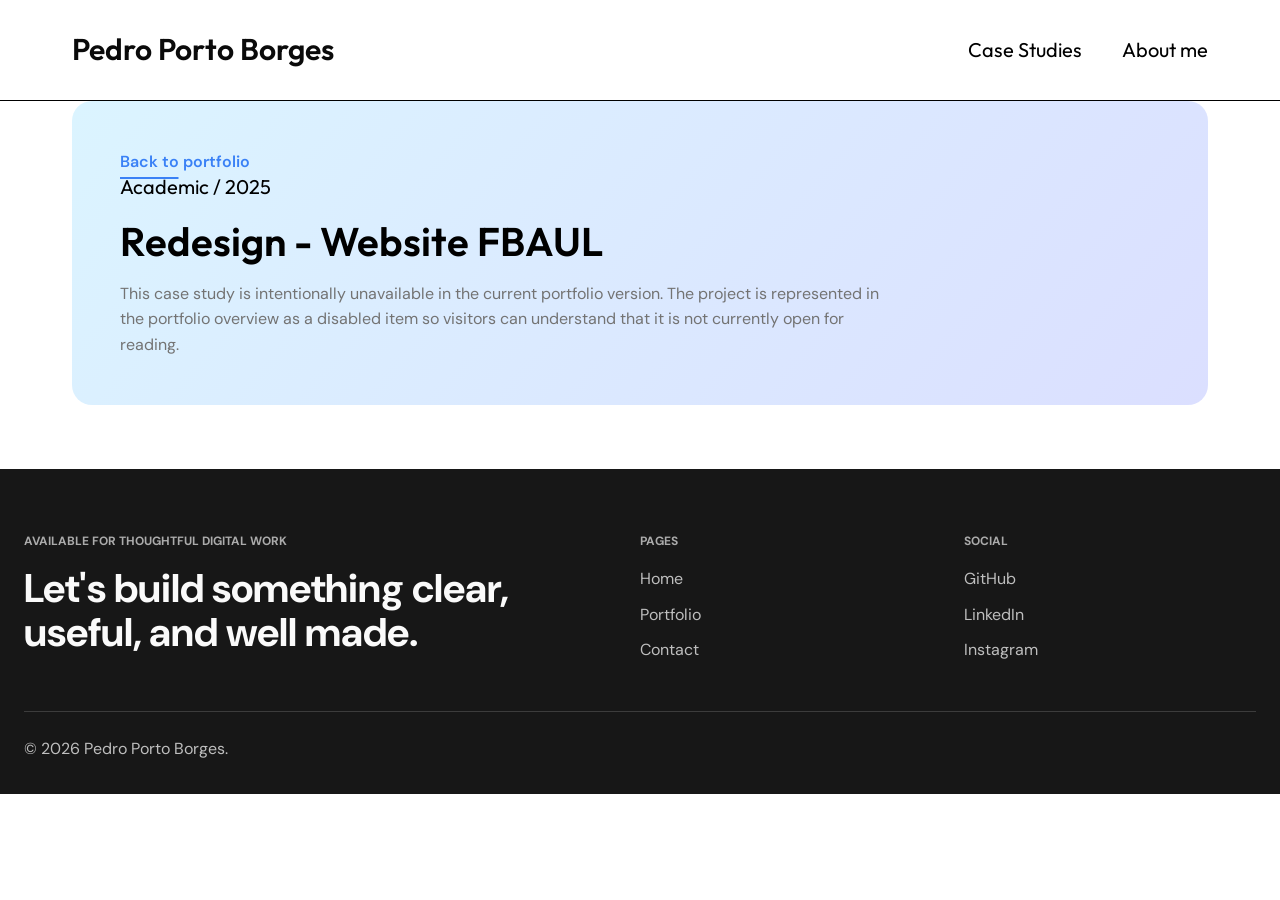
<file: project-4.html>
<!DOCTYPE html>
<html lang="en">

<head>
    <meta charset="UTF-8">
    <meta name="viewport" content="width=device-width, initial-scale=1.0">
    <meta name="description" content="Portfolio website for Pedro Porto Borges, featuring selected projects, process notes, and contact links.">
    <title>Pedro Porto Borges - Portfolio</title>
    <link rel="preconnect" href="https://fonts.googleapis.com">
    <link rel="preconnect" href="https://fonts.gstatic.com" crossorigin>
    <link href="https://fonts.googleapis.com/css2?family=DM+Sans:wght@400;500;600;700;800&family=Geist+Mono:wght@400;500;600&display=swap" rel="stylesheet">
    <link rel="stylesheet" href="assets/css/estilo.min.css">
</head>


<body>
<header class="react-portfolio-header">
    <div class="react-container">
        <nav class="react-portfolio-nav" aria-label="Primary navigation">
            <a class="react-site-title" href="index.html">Pedro Porto Borges</a>

            <div class="react-portfolio-menu" id="react-mobile-menu">
                <a href="portfolio.html">Case Studies</a>
                <a href="contact.html">About me</a>
            </div>

            <button class="react-mobile-menu-button" type="button" aria-label="Open menu" aria-expanded="false"
                aria-controls="react-mobile-menu">
                <span></span>
                <span></span>
                <span></span>
            </button>
        </nav>
    </div>
</header>

    <main class="project-case">
        <section class="react-portfolio-hero" aria-labelledby="project-four-title">
            <div class="react-container">
                <article class="react-portfolio-hero-panel">
                    <header>
                        <a href="portfolio.html" class="back-link">Back to portfolio</a>
                        <p class="react-study-meta">Academic / 2025</p>
                        <h1 id="project-four-title">Redesign - Website FBAUL</h1>
                    </header>

                    <p>This case study is intentionally unavailable in the current portfolio version. The project is
                        represented in the portfolio overview as a disabled item so visitors can understand that it is
                        not currently open for reading.</p>
                </article>
            </div>
        </section>
    </main>

<footer class="footer">
    <div class="container">
        <div class="footer-content">
            <section class="footer-section">
                <p class="footer-kicker">Available for thoughtful digital work</p>
                <h2>Let's build something clear, useful, and well made.</h2>
            </section>
            <section class="footer-section">
                <h3>Pages</h3>
                <ul class="footer-links">
                    <li><a href="index.html">Home</a></li>
                    <li><a href="portfolio.html">Portfolio</a></li>
                    <li><a href="contact.html">Contact</a></li>
                </ul>
            </section>
            <section class="footer-section">
                <h3>Social</h3>
                <ul class="footer-links">
                    <li><a href="https://github.com/pedro-porto-borges/" target="_blank" rel="noopener">GitHub</a></li>
                    <li><a href="https://www.linkedin.com/in/pedro-porto-borges-789371208/" target="_blank"
                            rel="noopener">LinkedIn</a></li>
                    <li><a href="https://instagram.com/analog.pp/" target="_blank" rel="noopener">Instagram</a></li>
                </ul>
            </section>
        </div>
        <div class="footer-bottom">
            <p>&copy; 2026 Pedro Porto Borges.</p>
        </div>
    </div>
</footer>

<script src="assets/js/main.min.js"></script>

</body>

</html>
</file>
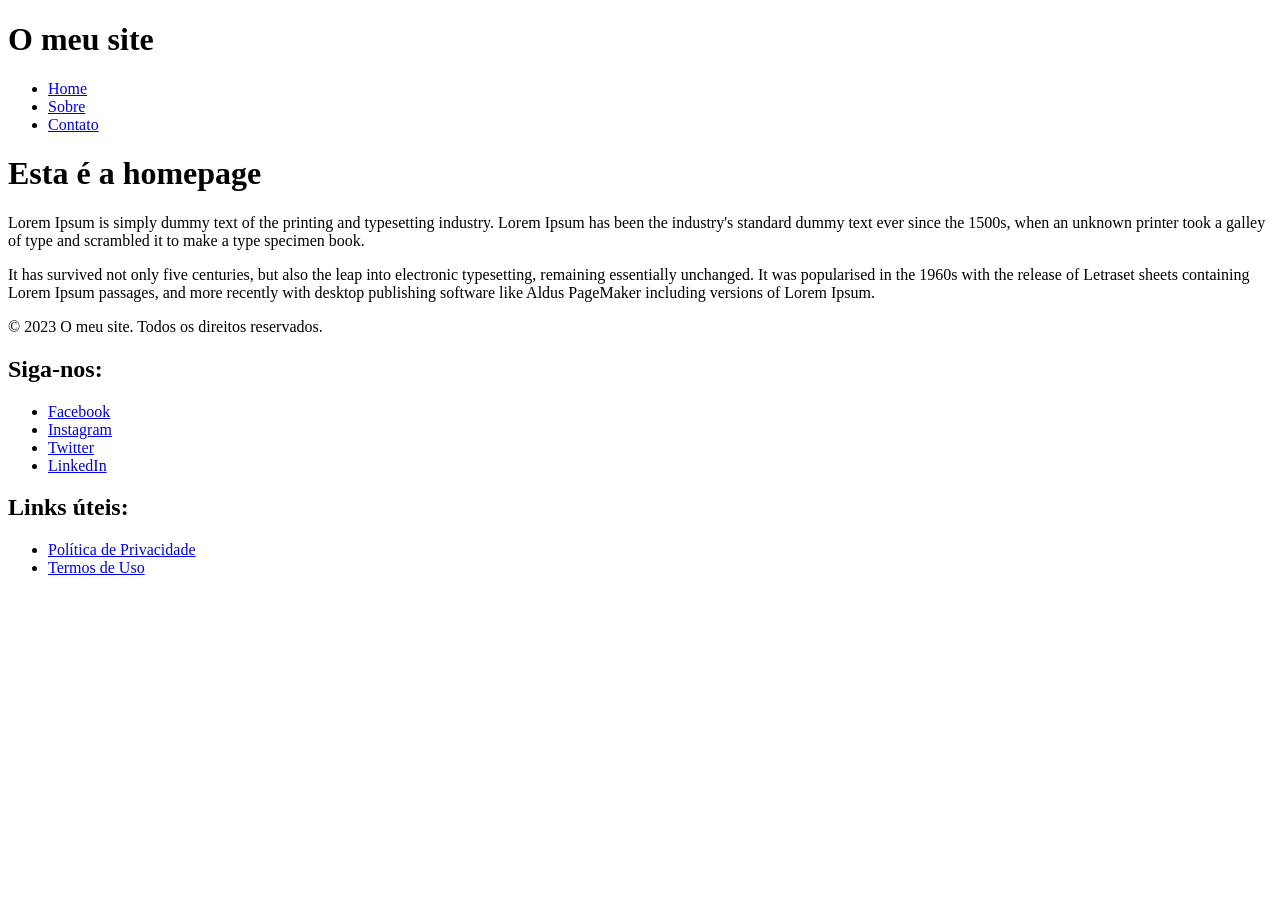
<file: sobre.html>
<!DOCTYPE html>
<html>

<head>
    <title>Título do meu site</title>
</head>

<body>

<header>
    <h1>O meu site</h1>
<nav>
    <ul>
        <li><a href="/">Home</a></li>
        <li><a href="/sobre.html">Sobre</a></li>
        <li><a href="/contatos.html">Contato</a></li>
    </ul>
</nav></header>
    <h1>Esta é a homepage</h1>

    <p>Lorem Ipsum is simply dummy text of the printing and typesetting industry. Lorem Ipsum has been the industry's
        standard dummy text ever since the 1500s, when an unknown printer took a galley of type and scrambled it to make
        a type specimen book.</p>

    <p>It has survived not only five centuries, but also the leap into electronic typesetting, remaining essentially
        unchanged. It was popularised in the 1960s with the release of Letraset sheets containing Lorem Ipsum passages,
        and more recently with desktop publishing software like Aldus PageMaker including versions of Lorem Ipsum.</p>

    <footer>
        <p>&copy; 2023 O meu site. Todos os direitos reservados.</p>
        <div class="social-links">
            <h2>Siga-nos:</h2>
            <ul>
                <li><a href="https://www.facebook.com">Facebook</a></li>
                <li><a href="https://www.instagram.com">Instagram</a></li>
                <li><a href="https://www.twitter.com">Twitter</a></li>
                <li><a href="https://www.linkedin.com">LinkedIn</a></li>
            </ul>
        </div>
        <h2>Links úteis:</h2>
        <ul>
            <li><a href="/privacidade">Política de Privacidade</a></li>
            <li><a href="/termos">Termos de Uso</a></li>
        </ul>
    </footer>

</body>

</html>
</file>
<file: assets/css/estilo.min.css>
@import url("https://fonts.googleapis.com/css2?family=Outfit:wght@400;600&family=Plus+Jakarta+Sans:wght@400;600;700&display=swap");

* {
    -webkit-box-sizing: border-box;
    box-sizing: border-box;
    margin: 0;
    padding: 0;
    border-color: var(--border)
}

:root {
    --background: #ffffff;
    --foreground: #0a0a0a;
    --card: #fdfdfd;
    --primary: #171717;
    --primary-foreground: #fafafa;
    --muted-token: #eeeeee;
    --muted-foreground: #737373;
    --accent-token: #eeeeee;
    --border: #eeeeee;
    --ring: #a1a1a1;
    --chart-1: #91c5ff;
    --chart-2: #3a81f6;
    --chart-3: #2563ef;
    --chart-4: #1a4eda;
    --font-sans: "DM Sans", ui-sans-serif, sans-serif, system-ui;
    --radius: 1rem;
    --shadow: 0 1px 3px 0px hsl(0 0% 0%/0.10), 0 1px 2px -1px hsl(0 0% 0%/0.10);
    --shadow-lg: 0 1px 3px 0px hsl(0 0% 0%/0.10), 0 4px 6px -1px hsl(0 0% 0%/0.10);
    --color-primary: var(--primary);
    --color-accent: var(--chart-2);
    --color-charcoal: var(--foreground);
    --color-slate: var(--foreground);
    --color-gray: var(--muted-foreground);
    --color-bg-gray: var(--muted-token);
    --color-white: var(--background);
    --font-primary: var(--font-sans);
    --text-h1: 3.5rem;
    --text-h2: 2.5rem;
    --text-h3: 2rem;
    --text-h4: 1.5rem;
    --text-h5: 1.25rem;
    --text-body-lg: 1.125rem;
    --text-body-md: 1rem;
    --text-body-sm: 0.875rem;
    --text-body-xs: 0.75rem;
    --leading-tight: 1.1;
    --leading-snug: 1.25;
    --leading-ui: 1.5;
    --leading-caption: 1.4;
    --leading-compact: 1.4;
    --leading-relaxed: 1.6;
    --weight-regular: 400;
    --weight-medium: 500;
    --weight-semibold: 600;
    --weight-bold: 700;
    --weight-extrabold: 800;
    --space-sm: 1rem;
    --space-md: 1.5rem;
    --space-lg: 2rem;
    --space-xl: 3rem;
    --space-2xl: 4rem;
    --space-3xl: 6rem;
    --container-xl: 1280px;
    --radius-md: calc(var(--radius) - 2px);
    --bg: var(--background);
    --surface: var(--card);
    --muted: var(--muted-foreground);
    --soft: var(--muted-token);
    --line: var(--border);
    --accent: var(--chart-2);
    --accent-soft: var(--accent-token);
    --warm: var(--chart-3);
    --transition-base: 200ms ease;
    --transition: var(--transition-base)
}

@media (max-width:1023px) {
    :root {
        --text-h1: 3rem;
        --text-h2: 2.25rem;
        --text-h3: 1.75rem
    }
}

@media (max-width:767px) {
    :root {
        --text-h1: 2.5rem;
        --text-h2: 2rem;
        --text-h3: 1.5rem;
        --text-h4: 1.25rem;
        --text-h5: 1.125rem
    }
}

html {
    scroll-behavior: smooth
}

body {
    background: var(--bg);
    color: var(--color-slate);
    font-family: var(--font-primary);
    font-size: var(--text-body-md);
    font-weight: var(--weight-regular);
    line-height: var(--leading-relaxed)
}

img {
    display: block;
    max-width: 100%
}

a {
    color: inherit;
    text-decoration: none
}

p {
    color: var(--muted);
    font-size: var(--text-body-md);
    font-weight: var(--weight-regular);
    line-height: var(--leading-relaxed);
    max-width: 70ch
}

.container {
    margin: 0 auto;
    max-width: var(--container-xl);
    padding: 0 var(--space-md)
}

.narrow {
    max-width: 860px
}

.navbar-menu ul {
    display: -webkit-box;
    display: -ms-flexbox;
    display: flex;
    gap: 8px;
    list-style: none
}

.navbar-menu a {
    border-radius: var(--radius-md);
    color: var(--color-gray);
    display: block;
    font-size: var(--text-body-sm);
    font-weight: var(--weight-semibold);
    line-height: var(--leading-ui, 1.5);
    padding: 10px 14px;
    -webkit-transition: background var(--transition), color var(--transition), -webkit-transform var(--transition);
    transition: background var(--transition), color var(--transition), -webkit-transform var(--transition);
    transition: background var(--transition), color var(--transition), transform var(--transition);
    transition: background var(--transition), color var(--transition), transform var(--transition), -webkit-transform var(--transition)
}

.navbar-menu a:hover {
    background: var(--accent-soft);
    color: var(--color-accent);
    -webkit-transform: translateY(-2px);
    transform: translateY(-2px)
}

.sidebar-toggle {
    display: -webkit-box;
    display: -ms-flexbox;
    display: flex;
    -webkit-box-orient: vertical;
    -webkit-box-direction: normal;
    -ms-flex-direction: column;
    flex-direction: column;
    background: none;
    border: none;
    cursor: pointer;
    padding: 0.5rem;
    gap: 0.4rem;
    -webkit-box-align: center;
    -ms-flex-align: center;
    align-items: center;
    -webkit-box-pack: center;
    -ms-flex-pack: center;
    justify-content: center;
    -ms-flex-item-align: start;
    align-self: flex-start;
    margin-bottom: var(--yc-space-lg)
}

.sidebar-toggle span {
    width: 24px;
    height: 2px;
    background: var(--yc-text);
    border-radius: 2px;
    -webkit-transition: all 300ms ease;
    transition: all 300ms ease;
    display: block
}

.sidebar-toggle:hover span {
    background: var(--yc-accent)
}

.sidebar-toggle:focus-visible {
    outline: 2px solid var(--yc-accent);
    outline-offset: 4px
}

.hero,
.project-detail-hero {
    padding: var(--space-3xl) 0 var(--space-2xl)
}

.eyebrow {
    color: var(--accent);
    font-size: var(--text-body-xs);
    font-weight: var(--weight-bold);
    letter-spacing: 0;
    line-height: var(--leading-caption, 1.4);
    margin-bottom: var(--space-sm);
    text-transform: uppercase
}

h1,
h2,
h3 {
    color: var(--color-primary);
    letter-spacing: 0
}

h1 {
    font-size: var(--text-h1);
    font-weight: var(--weight-extrabold);
    line-height: var(--leading-tight);
    max-width: 880px
}

h2 {
    font-size: var(--text-h2);
    font-weight: var(--weight-bold);
    line-height: var(--leading-tight)
}

h3 {
    font-size: var(--text-h3);
    font-weight: var(--weight-bold);
    line-height: var(--leading-snug)
}

.lead {
    color: var(--color-slate);
    font-size: var(--text-body-lg);
    line-height: var(--leading-relaxed);
    margin-top: var(--space-md)
}

.back-link {
    -webkit-box-align: center;
    -ms-flex-align: center;
    align-items: center;
    display: -webkit-inline-box;
    display: -ms-inline-flexbox;
    display: inline-flex;
    font-weight: var(--weight-semibold);
    -webkit-transition: color var(--transition), background var(--transition), border-color var(--transition), -webkit-transform var(--transition);
    transition: color var(--transition), background var(--transition), border-color var(--transition), -webkit-transform var(--transition);
    transition: color var(--transition), background var(--transition), border-color var(--transition), transform var(--transition);
    transition: color var(--transition), background var(--transition), border-color var(--transition), transform var(--transition), -webkit-transform var(--transition)
}

.back-link:hover {
    -webkit-transform: translateY(-2px);
    transform: translateY(-2px)
}

.back-link {
    color: var(--color-accent);
    position: relative
}

.back-link:after {
    background: currentColor;
    bottom: -4px;
    content: "";
    height: 2px;
    left: 0;
    position: absolute;
    -webkit-transform: scaleX(0.45);
    transform: scaleX(0.45);
    -webkit-transform-origin: left;
    transform-origin: left;
    -webkit-transition: -webkit-transform var(--transition);
    transition: -webkit-transform var(--transition);
    transition: transform var(--transition);
    transition: transform var(--transition), -webkit-transform var(--transition);
    width: 100%
}

.back-link:hover:after {
    -webkit-transform: scaleX(1);
    transform: scaleX(1)
}

.back-link:focus-visible,
.navbar-menu a:focus-visible,
a:focus-visible,
button:focus-visible {
    outline: 3px solid color-mix(in srgb, var(--ring) 55%, transparent);
    outline-offset: 3px
}

.project-body-section,
.project-media-section {
    padding: var(--space-2xl) 0
}

.detail-content .case-image+h2,
.detail-content p+h2 {
    margin-top: 28px
}

.case-image img {
    background: var(--soft);
    display: block;
    height: 100%;
    -o-object-fit: cover;
    object-fit: cover;
    width: 100%
}

.case-image {
    background: var(--surface);
    border: 1px solid var(--line);
    border-radius: var(--radius);
    overflow: hidden
}

.case-image-hero {
    aspect-ratio: 16/9;
    -webkit-box-shadow: var(--shadow);
    box-shadow: var(--shadow)
}

.case-image-inline {
    aspect-ratio: 16/10;
    margin: 36px 0
}

.case-image figcaption {
    color: var(--color-gray);
    font-size: var(--text-body-sm);
    line-height: var(--leading-caption, 1.4);
    padding: 12px 14px 14px
}

.project-media-section {
    padding-bottom: 44px;
    padding-top: 12px
}

.detail-grid {
    -webkit-box-align: start;
    -ms-flex-align: start;
    align-items: start;
    display: -ms-grid;
    display: grid;
    gap: var(--space-xl);
    -ms-grid-columns: minmax(0, 1.25fr) var(--space-xl) minmax(280px, 0.55fr);
    grid-template-columns: minmax(0, 1.25fr) minmax(280px, 0.55fr)
}

.detail-content {
    background: var(--surface);
    border: 1px solid var(--line);
    border-radius: var(--radius);
    padding: var(--space-lg)
}

.detail-content h2 {
    color: var(--color-primary);
    font-size: var(--text-h4);
    font-weight: var(--weight-semibold);
    line-height: var(--leading-snug);
    margin-bottom: var(--space-sm)
}

.detail-content p+p {
    margin-top: 18px
}

.detail-content h2:not(:first-child) {
    margin-top: 42px
}

.young-case {
    --yc-bg: #0b1406;
    --yc-surface: #111c0b;
    --yc-surface-soft: #18270f;
    --yc-card: #f4f6f1;
    --yc-text: #f5f7ef;
    --yc-text-dark: #0b1606;
    --yc-muted: #a8b59d;
    --yc-muted-dark: #526048;
    --yc-border: rgba(245, 247, 239, 0.14);
    --yc-accent: #9ded73;
    --yc-accent-dark: #173f0b;
    --yc-radius-lg: 1.5rem;
    --yc-radius-xl: 2rem;
    --yc-space-sm: 0.75rem;
    --yc-space-md: 1rem;
    --yc-space-lg: 1.5rem;
    --yc-space-xl: 2rem;
    --yc-space-2xl: 3rem;
    --yc-space-3xl: 5rem;
    background: radial-gradient(circle at top right, rgba(157, 237, 115, 0.14), transparent 34rem), var(--yc-bg);
    color: var(--yc-text);
    font-family: "DM Sans", ui-sans-serif, system-ui, sans-serif
}

.young-case * {
    -webkit-box-sizing: border-box;
    box-sizing: border-box
}

.young-shell {
    display: -ms-grid;
    display: grid;
    -ms-grid-columns: 280px minmax(0, 1fr);
    grid-template-columns: 280px minmax(0, 1fr);
    min-height: calc(100vh - 80px);
    -webkit-transition: grid-template-columns 300ms ease;
    transition: grid-template-columns 300ms ease;
    transition: grid-template-columns 300ms ease, -ms-grid-columns 300ms ease;
    position: relative
}

.young-shell.sidebar-hidden {
    -ms-grid-columns: 1fr;
    grid-template-columns: 1fr
}

.young-shell.sidebar-hidden .young-main {
    width: min(1120px, 100%);
    margin: 0 auto;
    min-width: 0
}

.young-sidebar {
    position: sticky;
    top: 80px;
    height: calc(100vh - 80px);
    padding: var(--yc-space-xl);
    border-right: 1px solid var(--yc-border);
    display: -webkit-box;
    display: -ms-flexbox;
    display: flex;
    -webkit-box-orient: vertical;
    -webkit-box-direction: normal;
    -ms-flex-direction: column;
    flex-direction: column;
    -webkit-box-pack: justify;
    -ms-flex-pack: justify;
    justify-content: space-between;
    background: rgba(11, 20, 6, 0.86);
    backdrop-filter: blur(18px)
}

.young-brand {
    display: -ms-grid;
    display: grid;
    gap: 0.35rem
}

.young-eyebrow,
.young-location,
.young-meta-card span,
.young-section-label {
    color: var(--yc-muted);
    font-size: 0.74rem;
    font-weight: 700;
    letter-spacing: 0.14em;
    text-transform: uppercase
}

.young-brand-name {
    color: var(--yc-text);
    font-size: 1.1rem;
    font-weight: 800;
    line-height: 1.1
}

.young-nav,
.young-social {
    display: -webkit-box;
    display: -ms-flexbox;
    display: flex;
    -webkit-box-orient: vertical;
    -webkit-box-direction: normal;
    -ms-flex-direction: column;
    flex-direction: column;
    gap: var(--yc-space-sm);
    font-size: 0.95rem
}

.young-back-link,
.young-nav a,
.young-social a {
    color: var(--yc-muted);
    -webkit-transition: color 180ms ease, -webkit-transform 180ms ease;
    transition: color 180ms ease, -webkit-transform 180ms ease;
    transition: color 180ms ease, transform 180ms ease;
    transition: color 180ms ease, transform 180ms ease, -webkit-transform 180ms ease
}

.young-back-link:hover,
.young-nav a:hover,
.young-social a:hover {
    color: var(--yc-accent);
    -webkit-transform: translateX(4px);
    transform: translateX(4px)
}

.young-main {
    width: min(1120px, 100%);
    margin: 0 auto;
    padding: clamp(2rem, 5vw, 5rem)
}

.young-article {
    display: -ms-grid;
    display: grid;
    gap: var(--yc-space-3xl)
}

.young-back-link {
    display: -webkit-inline-box;
    display: -ms-inline-flexbox;
    display: inline-flex;
    width: -webkit-fit-content;
    width: -moz-fit-content;
    width: fit-content;
    font-size: 0.95rem
}

.young-post-header {
    display: -ms-grid;
    display: grid;
    gap: var(--yc-space-lg);
    padding-top: var(--yc-space-md)
}

.young-post-header h1,
.young-section-heading h2,
.young-story h2 {
    color: var(--yc-text);
    font-family: "DM Sans", ui-sans-serif, system-ui, sans-serif;
    font-weight: 800;
    line-height: 0.95;
    letter-spacing: -0.06em;
    text-transform: uppercase
}

.young-post-header h1 {
    max-width: 920px;
    font-size: clamp(4.2rem, 13vw, 10rem)
}

.young-subtitle {
    color: var(--yc-accent);
    font-size: clamp(1.6rem, 4vw, 3.2rem);
    font-weight: 800;
    line-height: 1;
    letter-spacing: -0.04em
}

.young-intro,
.young-lead-copy {
    color: var(--yc-muted);
    font-size: clamp(1.05rem, 1.8vw, 1.35rem);
    line-height: 1.55;
    max-width: 74ch
}

.young-tag-list {
    display: -webkit-box;
    display: -ms-flexbox;
    display: flex;
    -ms-flex-wrap: wrap;
    flex-wrap: wrap;
    gap: var(--yc-space-sm);
    list-style: none
}

.young-tag-list li {
    border: 1px solid var(--yc-border);
    border-radius: 999px;
    padding: 0.55rem 0.8rem;
    color: var(--yc-text);
    background: rgba(255, 255, 255, 0.04);
    font-size: 0.86rem;
    font-weight: 700
}

.young-button {
    display: -webkit-inline-box;
    display: -ms-inline-flexbox;
    display: inline-flex;
    width: -webkit-fit-content;
    width: -moz-fit-content;
    width: fit-content;
    -webkit-box-align: center;
    -ms-flex-align: center;
    align-items: center;
    -webkit-box-pack: center;
    -ms-flex-pack: center;
    justify-content: center;
    border-radius: 999px;
    padding: 0.9rem 1.2rem;
    background: var(--yc-accent);
    color: var(--yc-text-dark);
    font-weight: 800;
    -webkit-transition: opacity 180ms ease, -webkit-transform 180ms ease;
    transition: opacity 180ms ease, -webkit-transform 180ms ease;
    transition: transform 180ms ease, opacity 180ms ease;
    transition: transform 180ms ease, opacity 180ms ease, -webkit-transform 180ms ease
}

.young-button:hover {
    -webkit-transform: translateY(-2px);
    transform: translateY(-2px);
    opacity: 0.9
}

.young-gallery-item,
.young-hero,
.young-image-card,
.young-wide-image {
    overflow: hidden;
    border: 1px solid var(--yc-border);
    border-radius: var(--yc-radius-xl);
    background: var(--yc-surface-soft)
}

.young-gallery-item img,
.young-hero img,
.young-image-card img,
.young-wide-image img {
    display: block;
    width: 100%;
    height: auto;
    -o-object-fit: contain;
    object-fit: contain
}

.young-gallery-item figcaption,
.young-hero figcaption,
.young-image-card figcaption,
.young-wide-image figcaption {
    border-top: 1px solid var(--yc-border);
    padding: var(--yc-space-md) var(--yc-space-lg);
    color: var(--yc-muted);
    font-size: 0.92rem
}

.young-meta-grid {
    display: -ms-grid;
    display: grid;
    -ms-grid-columns: 1fr var(--yc-space-md) 1fr var(--yc-space-md) 1fr var(--yc-space-md) 1fr;
    grid-template-columns: repeat(4, 1fr);
    gap: var(--yc-space-md)
}

.young-meta-card {
    display: -ms-grid;
    display: grid;
    gap: var(--yc-space-sm);
    min-height: 150px;
    -ms-flex-line-pack: justify;
    align-content: space-between;
    border: 1px solid var(--yc-border);
    border-radius: var(--yc-radius-lg);
    padding: var(--yc-space-lg);
    background: rgba(255, 255, 255, 0.04)
}

.young-meta-card strong {
    color: var(--yc-text);
    font-size: 1.05rem;
    line-height: 1.25
}

.young-story {
    display: -ms-grid;
    display: grid;
    gap: var(--yc-space-xl)
}

.young-two-column {
    -ms-grid-columns: minmax(0, 0.95fr) var(--yc-space-xl) minmax(0, 1.15fr);
    grid-template-columns: minmax(0, 0.95fr) minmax(0, 1.15fr);
    -webkit-box-align: center;
    -ms-flex-align: center;
    align-items: center;
    gap: var(--yc-space-xl)
}

.young-two-column.young-reverse {
    -ms-grid-columns: minmax(0, 1.15fr) minmax(0, 0.95fr);
    grid-template-columns: minmax(0, 1.15fr) minmax(0, 0.95fr)
}

.young-two-column.young-reverse .young-story-copy {
    -webkit-box-ordinal-group: 3;
    -ms-flex-order: 2;
    order: 2
}

.young-story-copy {
    display: -ms-grid;
    display: grid;
    gap: var(--yc-space-lg)
}

.young-section-heading h2,
.young-story h2 {
    max-width: 920px;
    font-size: clamp(2.6rem, 7vw, 5.6rem)
}

.young-section-heading.young-compact h2 {
    font-size: clamp(2rem, 5vw, 4.35rem)
}

.young-role-grid p,
.young-story-copy p:not(.young-section-label) {
    color: var(--yc-muted);
    font-size: clamp(1rem, 1.35vw, 1.14rem);
    line-height: 1.58;
    max-width: 74ch
}

.young-section-heading {
    display: -ms-grid;
    display: grid;
    gap: var(--yc-space-sm)
}

.young-section-heading.young-compact {
    max-width: 860px
}

.young-section-heading.young-compact h2 {
    font-weight: 600;
    font-size: clamp(1.8rem, 5vw, 3.5rem);
    text-transform: none;
    letter-spacing: 0
}

.young-lead-copy {
    margin-top: calc(var(--yc-space-md) * -1)
}

.young-pillar-grid {
    display: -ms-grid;
    display: grid;
    -ms-grid-columns: 1fr var(--yc-space-lg) 1fr var(--yc-space-lg) 1fr;
    grid-template-columns: repeat(3, 1fr);
    gap: var(--yc-space-lg)
}

.young-pillar-card {
    min-height: 280px;
    display: -webkit-box;
    display: -ms-flexbox;
    display: flex;
    -webkit-box-orient: vertical;
    -webkit-box-direction: normal;
    -ms-flex-direction: column;
    flex-direction: column;
    -webkit-box-pack: justify;
    -ms-flex-pack: justify;
    justify-content: space-between;
    border-radius: var(--yc-radius-xl);
    padding: var(--yc-space-xl);
    background: var(--yc-card);
    color: var(--yc-text-dark)
}

.young-pillar-number {
    color: var(--yc-accent-dark);
    font-weight: 800;
    letter-spacing: 0.12em
}

.young-pillar-card h3,
.young-role-grid h3 {
    font-size: clamp(1.6rem, 3vw, 2.3rem);
    line-height: 1;
    letter-spacing: -0.05em
}

.young-pillar-card p {
    color: var(--yc-muted-dark);
    font-size: 1rem;
    line-height: 1.55
}

.young-gallery {
    display: -ms-grid;
    display: grid;
    gap: var(--yc-space-xl)
}

.young-gallery-grid {
    display: -ms-grid;
    display: grid;
    -ms-grid-columns: minmax(0, 1fr) var(--yc-space-lg) minmax(0, 1fr);
    grid-template-columns: repeat(2, minmax(0, 1fr));
    gap: var(--yc-space-lg)
}

.young-gallery-large {
    grid-column: 1/-1
}

.young-closing {
    margin-bottom: var(--yc-space-2xl)
}

.young-role-grid {
    display: -ms-grid;
    display: grid;
    -ms-grid-columns: minmax(0, 1fr) var(--yc-space-lg) minmax(0, 1fr);
    grid-template-columns: repeat(2, minmax(0, 1fr));
    gap: var(--yc-space-lg)
}

.young-role-grid>div {
    display: -ms-grid;
    display: grid;
    gap: var(--yc-space-md);
    border: 1px solid var(--yc-border);
    border-radius: var(--yc-radius-xl);
    padding: var(--yc-space-xl);
    background: rgba(255, 255, 255, 0.04)
}

.young-case a:focus-visible {
    outline: 3px solid rgba(157, 237, 115, 0.4);
    outline-offset: 4px
}

.young-gallery-item,
.young-hero,
.young-image-card,
.young-wide-image {
    width: 100%
}

.young-post-header h1,
.young-section-heading h2,
.young-story h2 {
    word-wrap: break-word;
    overflow-wrap: break-word;
    -ms-hyphens: auto;
    hyphens: auto
}

@media (max-width:980px) {
    .young-post-header h1 {
        font-size: clamp(2.5rem, 6vw, 4rem)
    }

    .young-section-heading h2,
    .young-story h2 {
        font-size: clamp(2rem, 5vw, 3rem)
    }
}

@media (max-width:980px) {
    .young-shell {
        -ms-grid-columns: 1fr;
        grid-template-columns: 1fr
    }

    .young-sidebar {
        position: static;
        height: auto;
        gap: var(--yc-space-xl)
    }

    .young-nav,
    .young-social {
        -webkit-box-orient: horizontal;
        -webkit-box-direction: normal;
        -ms-flex-direction: row;
        flex-direction: row;
        -ms-flex-wrap: wrap;
        flex-wrap: wrap
    }

    .young-gallery-grid,
    .young-meta-grid,
    .young-pillar-grid,
    .young-role-grid,
    .young-two-column,
    .young-two-column.young-reverse {
        -ms-grid-columns: 1fr;
        grid-template-columns: 1fr
    }

    .young-two-column.young-reverse .young-story-copy {
        -webkit-box-ordinal-group: 1;
        -ms-flex-order: 0;
        order: 0
    }
}

@media (max-width:620px) {

    .young-main,
    .young-sidebar {
        padding: var(--yc-space-lg)
    }

    .young-article {
        gap: var(--yc-space-2xl)
    }

    .young-post-header h1 {
        font-size: clamp(3.6rem, 21vw, 5.5rem)
    }

    .young-section-heading h2,
    .young-story h2 {
        font-size: clamp(2.4rem, 13vw, 4rem)
    }

    .young-meta-card,
    .young-pillar-card,
    .young-role-grid>div {
        padding: var(--yc-space-lg)
    }
}

.footer {
    background: var(--color-primary);
    color: var(--primary-foreground);
    margin-top: var(--space-2xl);
    padding: var(--space-2xl) 0 var(--space-lg)
}

.footer-content {
    display: -ms-grid;
    display: grid;
    gap: var(--space-lg);
    -ms-grid-columns: 1.4fr var(--space-lg) 0.7fr var(--space-lg) 0.7fr;
    grid-template-columns: 1.4fr 0.7fr 0.7fr
}

.footer h2 {
    color: var(--primary-foreground);
    font-size: var(--text-h2);
    font-weight: var(--weight-bold);
    line-height: var(--leading-tight);
    max-width: 760px
}

.footer h3,
.footer-kicker {
    color: rgba(255, 255, 255, 0.64);
    font-size: var(--text-body-xs);
    font-weight: var(--weight-bold);
    line-height: var(--leading-caption);
    margin-bottom: var(--space-sm);
    text-transform: uppercase
}

.footer-links {
    display: -ms-grid;
    display: grid;
    gap: 10px;
    list-style: none
}

.footer a,
.footer-bottom p {
    color: rgba(255, 255, 255, 0.72)
}

.footer a:hover {
    color: var(--surface)
}

.footer-bottom {
    border-top: 1px solid rgba(255, 255, 255, 0.16);
    margin-top: var(--space-xl);
    padding-top: var(--space-md)
}

.section-fade {
    -webkit-animation: fadeUp 640ms ease both;
    animation: fadeUp 640ms ease both
}

@-webkit-keyframes fadeUp {
    0% {
        opacity: 0;
        -webkit-transform: translateY(18px);
        transform: translateY(18px)
    }

    to {
        opacity: 1;
        -webkit-transform: translateY(0);
        transform: translateY(0)
    }
}

@keyframes fadeUp {
    0% {
        opacity: 0;
        -webkit-transform: translateY(18px);
        transform: translateY(18px)
    }

    to {
        opacity: 1;
        -webkit-transform: translateY(0);
        transform: translateY(0)
    }
}

@media (max-width:860px) {
    .navbar-menu ul {
        -webkit-box-align: center;
        -ms-flex-align: center;
        align-items: center;
        -webkit-box-orient: vertical;
        -webkit-box-direction: normal;
        -ms-flex-direction: column;
        flex-direction: column
    }

    .navbar-menu ul {
        display: -ms-grid;
        display: grid;
        gap: 8px;
        -ms-grid-columns: 1fr 8px 1fr 8px 1fr;
        grid-template-columns: repeat(3, 1fr);
        width: 100%
    }

    .navbar-menu a {
        text-align: center
    }

    .hero,
    .project-detail-hero {
        padding: 68px 0 42px
    }

    .detail-grid {
        -ms-grid-columns: 1fr;
        grid-template-columns: 1fr
    }

    .footer-content {
        -ms-grid-columns: 1fr 1fr;
        grid-template-columns: 1fr 1fr
    }

    .footer-section:first-child {
        -ms-grid-column-span: 2;
        grid-column: 1/-1
    }

    .project-body-section,
    .project-media-section {
        padding: 46px 0
    }
}

@media (max-width:520px) {
    .container {
        padding: 0 18px
    }

    h1 {
        font-size: var(--text-h1);
        line-height: var(--leading-tight)
    }

    .navbar-menu ul {
        -ms-grid-columns: 1fr;
        grid-template-columns: 1fr
    }

    .detail-content {
        padding: 22px
    }

    .case-image-inline {
        margin: 28px 0
    }

    .case-image figcaption {
        font-size: 0.8rem
    }
}

.young-shell {
    --yc-sidebar-width: 280px;
    display: -ms-grid;
    display: grid;
    -ms-grid-columns: var(--yc-sidebar-width) minmax(0, 1fr);
    grid-template-columns: var(--yc-sidebar-width) minmax(0, 1fr);
    min-height: calc(100vh - 80px);
    position: relative;
    -webkit-transition: grid-template-columns 300ms ease;
    transition: grid-template-columns 300ms ease;
    transition: grid-template-columns 300ms ease, -ms-grid-columns 300ms ease
}

.young-shell.sidebar-hidden {
    -ms-grid-columns: 0 minmax(0, 1fr);
    grid-template-columns: 0 minmax(0, 1fr)
}

.young-sidebar {
    position: sticky;
    top: 80px;
    width: 100%;
    min-width: 0;
    height: calc(100vh - 80px);
    overflow: hidden;
    -webkit-transition: opacity 220ms ease, padding 300ms ease, border-color 300ms ease, -webkit-transform 300ms ease;
    transition: opacity 220ms ease, padding 300ms ease, border-color 300ms ease, -webkit-transform 300ms ease;
    transition: opacity 220ms ease, transform 300ms ease, padding 300ms ease, border-color 300ms ease;
    transition: opacity 220ms ease, transform 300ms ease, padding 300ms ease, border-color 300ms ease, -webkit-transform 300ms ease
}

.young-shell.sidebar-hidden .young-sidebar {
    position: sticky;
    left: auto;
    top: 80px;
    z-index: auto;
    width: 100%;
    height: calc(100vh - 80px);
    opacity: 0;
    -webkit-transform: translateX(-24px);
    transform: translateX(-24px);
    pointer-events: none;
    padding-left: 0;
    padding-right: 0;
    border-right-color: transparent
}

.young-main {
    min-width: 0;
    width: min(1120px, 100%);
    margin: 0 auto
}

.young-case .sidebar-toggle {
    position: fixed;
    top: 96px;
    left: calc(var(--yc-sidebar-width) - 18px);
    z-index: 9999;
    width: 38px;
    height: 38px;
    min-width: 38px;
    min-height: 38px;
    display: -ms-grid;
    display: grid;
    place-items: center;
    margin: 0;
    padding: 0;
    border: 1px solid rgba(15, 23, 42, 0.12);
    border-radius: 12px;
    background: rgba(255, 255, 255, 0.88);
    color: #0b1606;
    backdrop-filter: blur(12px);
    -webkit-box-shadow: 0 8px 24px rgba(15, 23, 42, 0.12);
    box-shadow: 0 8px 24px rgba(15, 23, 42, 0.12);
    cursor: pointer;
    -webkit-transition: left 300ms ease, background 180ms ease, -webkit-transform 180ms ease, -webkit-box-shadow 180ms ease;
    transition: left 300ms ease, background 180ms ease, -webkit-transform 180ms ease, -webkit-box-shadow 180ms ease;
    transition: left 300ms ease, transform 180ms ease, background 180ms ease, box-shadow 180ms ease;
    transition: left 300ms ease, transform 180ms ease, background 180ms ease, box-shadow 180ms ease, -webkit-transform 180ms ease, -webkit-box-shadow 180ms ease
}

.young-shell.sidebar-hidden .sidebar-toggle {
    left: 24px
}

.young-case .sidebar-toggle:hover {
    background: #ffffff;
    -webkit-transform: scale(1.04);
    transform: scale(1.04);
    -webkit-box-shadow: 0 10px 28px rgba(15, 23, 42, 0.16);
    box-shadow: 0 10px 28px rgba(15, 23, 42, 0.16)
}

.young-case .sidebar-toggle .sidebar-toggle-icon,
.young-case .sidebar-toggle span {
    width: auto;
    height: auto;
    display: -ms-grid;
    display: grid;
    place-items: center;
    background: transparent;
    border-radius: 0;
    -webkit-transition: none;
    transition: none
}

.young-case .sidebar-toggle:hover span {
    background: transparent
}

.young-case .sidebar-toggle svg {
    width: 22px;
    height: 22px;
    fill: none;
    stroke: currentColor;
    stroke-width: 2;
    stroke-linecap: round;
    stroke-linejoin: round
}

.young-case .sidebar-toggle:focus-visible {
    outline: 3px solid rgba(157, 237, 115, 0.45);
    outline-offset: 4px
}

@media (max-width:980px) {
    .young-shell {
        --yc-sidebar-width: min(82vw, 320px);
        -ms-grid-columns: minmax(0, 1fr);
        grid-template-columns: minmax(0, 1fr)
    }

    .young-sidebar {
        position: fixed;
        top: 80px;
        left: 0;
        z-index: 9998;
        width: var(--yc-sidebar-width);
        height: calc(100vh - 80px);
        opacity: 1;
        -webkit-transform: translateX(0);
        transform: translateX(0);
        border-right: 1px solid var(--yc-border)
    }

    .young-shell.sidebar-hidden {
        -ms-grid-columns: minmax(0, 1fr);
        grid-template-columns: minmax(0, 1fr)
    }

    .young-shell.sidebar-hidden .young-sidebar {
        position: fixed;
        top: 80px;
        left: 0;
        z-index: 9998;
        width: var(--yc-sidebar-width);
        height: calc(100vh - 80px);
        opacity: 0;
        -webkit-transform: translateX(-100%);
        transform: translateX(-100%);
        pointer-events: none;
        padding-left: var(--yc-space-xl);
        padding-right: var(--yc-space-xl);
        border-right: 1px solid transparent
    }

    .young-case .sidebar-toggle {
        top: 96px;
        left: calc(var(--yc-sidebar-width) - 18px)
    }

    .young-shell.sidebar-hidden .sidebar-toggle {
        left: 24px
    }
}

@media (max-width:620px) {
    .young-case .sidebar-toggle {
        top: 92px;
        width: 36px;
        height: 36px;
        min-width: 36px;
        min-height: 36px;
        border-radius: 11px
    }

    .young-case .sidebar-toggle svg {
        width: 20px;
        height: 20px
    }
}

@media (prefers-reduced-motion:reduce) {

    .young-case .sidebar-toggle,
    .young-shell,
    .young-sidebar {
        -webkit-transition: none;
        transition: none
    }
}

.eventbrite-case {
    --eb-bg: #111111;
    --eb-surface: #ffffff;
    --eb-text: #171717;
    --eb-muted: #737373;
    --eb-border: #eeeeee;
    --eb-accent: #f05537;
    background: var(--eb-bg);
    color: var(--eb-text);
    padding: clamp(2rem, 5vw, 5rem) 1.5rem
}

.eventbrite-case .eventbrite-case-study {
    width: min(1120px, 100%);
    margin: 0 auto;
    display: -ms-grid;
    display: grid;
    gap: clamp(3rem, 7vw, 6rem)
}

.eventbrite-case .eventbrite-hero {
    display: -ms-grid;
    display: grid;
    gap: clamp(1.5rem, 4vw, 3rem)
}

.eventbrite-case .eventbrite-hero-copy {
    display: -ms-grid;
    display: grid;
    gap: 1rem;
    max-width: 860px
}

.eventbrite-case .back-link {
    color: rgba(255, 255, 255, 0.72);
    width: -webkit-fit-content;
    width: -moz-fit-content;
    width: fit-content
}

.eventbrite-case .back-link:hover {
    color: var(--eb-accent)
}

.eventbrite-case .eventbrite-meta-grid span,
.eventbrite-case .eventbrite-section-label {
    color: var(--eb-accent);
    font-size: 0.78rem;
    font-weight: 800;
    letter-spacing: 0.12em;
    line-height: 1.4;
    text-transform: uppercase
}

.eventbrite-case h1,
.eventbrite-case h2 {
    color: #ffffff;
    letter-spacing: -0.04em
}

.eventbrite-case h1 {
    font-size: clamp(3rem, 9vw, 7.5rem);
    line-height: 0.95;
    max-width: 980px
}

.eventbrite-case h2 {
    font-size: clamp(2rem, 5vw, 4.5rem);
    line-height: 1;
    max-width: 920px
}

.eventbrite-case .eventbrite-hero-copy p:not(.eventbrite-section-label),
.eventbrite-case .eventbrite-section-heading p:not(.eventbrite-section-label) {
    color: rgba(255, 255, 255, 0.72);
    font-size: clamp(1rem, 1.6vw, 1.2rem);
    line-height: 1.62;
    max-width: 72ch
}

.eventbrite-case .eventbrite-meta-grid {
    display: -ms-grid;
    display: grid;
    -ms-grid-columns: minmax(0, 1fr) 1rem minmax(0, 1fr) 1rem minmax(0, 1fr) 1rem minmax(0, 1fr);
    grid-template-columns: repeat(4, minmax(0, 1fr));
    gap: 1rem
}

.eventbrite-case .eventbrite-meta-grid div {
    min-height: 150px;
    display: -ms-grid;
    display: grid;
    -ms-flex-line-pack: justify;
    align-content: space-between;
    gap: 1rem;
    padding: 1.35rem;
    border: 1px solid rgba(255, 255, 255, 0.14);
    border-radius: 24px;
    background: rgba(255, 255, 255, 0.05)
}

.eventbrite-case .eventbrite-meta-grid strong {
    color: #ffffff;
    font-size: 1rem;
    line-height: 1.3
}

.eventbrite-case .eventbrite-story-section {
    display: -ms-grid;
    display: grid;
    gap: clamp(1.5rem, 4vw, 2.5rem)
}

.eventbrite-case .eventbrite-section-heading {
    display: -ms-grid;
    display: grid;
    gap: 1rem
}

.eventbrite-case .eventbrite-slide-frame {
    width: 100%;
    margin: 0;
    overflow: visible;
    border-radius: 24px;
    background: var(--eb-surface);
    border: 1px solid var(--eb-border)
}

.eventbrite-case .eventbrite-slide-image {
    display: block;
    width: 100%;
    height: auto;
    max-width: 100%;
    -o-object-fit: contain;
    object-fit: contain;
    border-radius: 24px 24px 0 0
}

.eventbrite-case .eventbrite-slide-frame figcaption {
    padding: 14px 18px 16px;
    color: var(--eb-muted);
    font-size: 0.92rem;
    line-height: 1.45;
    border-top: 1px solid var(--eb-border)
}

@media (max-width:900px) {
    .eventbrite-case .eventbrite-meta-grid {
        -ms-grid-columns: (minmax(0, 1fr))[2];
        grid-template-columns: repeat(2, minmax(0, 1fr))
    }
}

@media (max-width:768px) {
    .eventbrite-case {
        padding: 2rem 1rem
    }

    .eventbrite-case .eventbrite-meta-grid {
        -ms-grid-columns: 1fr;
        grid-template-columns: 1fr
    }

    .eventbrite-case .eventbrite-slide-frame {
        border-radius: 18px
    }

    .eventbrite-case .eventbrite-slide-image {
        border-radius: 18px 18px 0 0
    }

    .eventbrite-case .eventbrite-slide-frame figcaption {
        font-size: 0.84rem;
        padding: 12px 14px
    }
}

.eventbrite-case .eventbrite-shell {
    position: relative;
    width: min(1120px, 100%);
    margin: 0 auto
}

.eventbrite-case .eventbrite-case-study {
    width: 100%
}

.eventbrite-case .eventbrite-sidebar {
    position: fixed;
    top: 80px;
    left: 0;
    z-index: 9998;
    width: 280px;
    height: calc(100vh - 80px);
    display: -webkit-box;
    display: -ms-flexbox;
    display: flex;
    -webkit-box-orient: vertical;
    -webkit-box-direction: normal;
    -ms-flex-direction: column;
    flex-direction: column;
    -webkit-box-pack: justify;
    -ms-flex-pack: justify;
    justify-content: space-between;
    gap: 2rem;
    padding: 2rem;
    background: rgba(17, 17, 17, 0.96);
    border-right: 1px solid rgba(255, 255, 255, 0.16);
    -webkit-box-shadow: 0 24px 60px rgba(0, 0, 0, 0.28);
    box-shadow: 0 24px 60px rgba(0, 0, 0, 0.28);
    -webkit-transform: translateX(-105%);
    transform: translateX(-105%);
    -webkit-transition: -webkit-transform 300ms ease;
    transition: -webkit-transform 300ms ease;
    transition: transform 300ms ease;
    transition: transform 300ms ease, -webkit-transform 300ms ease
}

.eventbrite-case .eventbrite-shell:not(.sidebar-hidden) .eventbrite-sidebar {
    -webkit-transform: translateX(0);
    transform: translateX(0)
}

.eventbrite-case .eventbrite-sidebar-brand {
    display: -ms-grid;
    display: grid;
    gap: 0.35rem
}

.eventbrite-case .eventbrite-sidebar-brand strong {
    color: #ffffff;
    font-size: 1.3rem;
    line-height: 1.1
}

.eventbrite-case .eventbrite-sidebar-nav {
    display: -webkit-box;
    display: -ms-flexbox;
    display: flex;
    -webkit-box-orient: vertical;
    -webkit-box-direction: normal;
    -ms-flex-direction: column;
    flex-direction: column;
    gap: 0.75rem;
    font-size: 0.95rem
}

.eventbrite-case .eventbrite-sidebar-nav a {
    width: -webkit-fit-content;
    width: -moz-fit-content;
    width: fit-content;
    color: rgba(255, 255, 255, 0.72);
    font-weight: 700;
    -webkit-transition: color 180ms ease, -webkit-transform 180ms ease;
    transition: color 180ms ease, -webkit-transform 180ms ease;
    transition: color 180ms ease, transform 180ms ease;
    transition: color 180ms ease, transform 180ms ease, -webkit-transform 180ms ease
}

.eventbrite-case .eventbrite-sidebar-nav a:focus-visible,
.eventbrite-case .eventbrite-sidebar-nav a:hover {
    color: var(--eb-accent);
    -webkit-transform: translateX(4px);
    transform: translateX(4px)
}

.eventbrite-case .eventbrite-sidebar-toggle.sidebar-toggle {
    position: fixed;
    top: 96px;
    left: 24px;
    z-index: 9999;
    width: 44px;
    height: 44px;
    min-width: 44px;
    min-height: 44px;
    display: -ms-grid;
    display: grid;
    place-items: center;
    padding: 0;
    border: 1px solid rgba(255, 255, 255, 0.22);
    border-radius: 14px;
    background: rgba(17, 17, 17, 0.92);
    color: #ffffff;
    -webkit-box-shadow: 0 10px 28px rgba(0, 0, 0, 0.24);
    box-shadow: 0 10px 28px rgba(0, 0, 0, 0.24);
    cursor: pointer;
    -webkit-transition: left 300ms ease, background 200ms ease, -webkit-transform 200ms ease;
    transition: left 300ms ease, background 200ms ease, -webkit-transform 200ms ease;
    transition: left 300ms ease, background 200ms ease, transform 200ms ease;
    transition: left 300ms ease, background 200ms ease, transform 200ms ease, -webkit-transform 200ms ease
}

.eventbrite-case .eventbrite-shell:not(.sidebar-hidden) .eventbrite-sidebar-toggle.sidebar-toggle {
    left: calc(min(320px, 86vw) - 22px)
}

.eventbrite-case .eventbrite-sidebar-toggle.sidebar-toggle:hover {
    background: var(--eb-accent);
    color: #ffffff;
    -webkit-transform: scale(1.04);
    transform: scale(1.04)
}

.eventbrite-case .eventbrite-sidebar-toggle.sidebar-toggle span {
    width: auto;
    height: auto;
    display: block;
    background: transparent;
    border-radius: 0;
    font-size: 1.55rem;
    font-weight: 800;
    line-height: 1;
    -webkit-transition: none;
    transition: none
}

.eventbrite-case .eventbrite-sidebar-toggle.sidebar-toggle:hover span {
    background: transparent
}

@media (max-width:620px) {
    .eventbrite-case .eventbrite-sidebar-toggle.sidebar-toggle {
        top: 92px;
        width: 40px;
        height: 40px;
        min-width: 40px;
        min-height: 40px
    }

    .eventbrite-case .eventbrite-sidebar {
        padding-top: 5.5rem
    }
}

@media (prefers-reduced-motion:reduce) {

    .eventbrite-case .eventbrite-sidebar,
    .eventbrite-case .eventbrite-sidebar-toggle.sidebar-toggle {
        -webkit-transition: none;
        transition: none
    }
}

.mova-case {
    --mova-bg: #faf8f4;
    --mova-surface: #ffffff;
    --mova-surface-soft: #fff1df;
    --mova-text: #171717;
    --mova-muted: #6f6258;
    --mova-border: rgba(23, 23, 23, 0.12);
    --mova-orange: #ff6b00;
    --mova-yellow: #ffc400;
    --mova-dark: #3a3a3a;
    background: var(--mova-bg);
    color: var(--mova-text);
    padding: clamp(2rem, 5vw, 5rem) 1.5rem
}

.mova-case .mova-shell {
    display: -ms-grid;
    display: grid;
    -ms-grid-columns: 280px minmax(0, 1fr);
    grid-template-columns: 280px minmax(0, 1fr);
    min-height: calc(100vh - 80px);
    -webkit-transition: grid-template-columns 300ms ease;
    transition: grid-template-columns 300ms ease;
    transition: grid-template-columns 300ms ease, -ms-grid-columns 300ms ease;
    position: relative;
    width: min(1280px, 100%);
    margin: 0 auto;
    -webkit-transition: padding-left 300ms ease;
    transition: padding-left 300ms ease
}

.mova-case .mova-shell:not(.sidebar-hidden) {
    -ms-grid-columns: 280px minmax(0, 1fr);
    grid-template-columns: 280px minmax(0, 1fr);
    padding-left: 0
}

.mova-case .mova-shell.sidebar-hidden {
    -ms-grid-columns: 0 minmax(0, 1fr);
    grid-template-columns: 0 minmax(0, 1fr)
}

.mova-case .mova-shell:not(.sidebar-hidden) .mova-sidebar {
    position: sticky;
    top: 80px;
    width: 280px;
    height: calc(100vh - 80px);
    -webkit-transform: none;
    transform: none
}

.mova-case .mova-sidebar {
    width: 280px;
    height: calc(100vh - 80px);
    padding: var(--yc-space-xl);
    border-right: 1px solid var(--yc-border);
    display: -webkit-box;
    display: -ms-flexbox;
    display: flex;
    -webkit-box-orient: vertical;
    -webkit-box-direction: normal;
    -ms-flex-direction: column;
    flex-direction: column;
    -webkit-box-pack: justify;
    -ms-flex-pack: justify;
    justify-content: space-between;
    background: rgba(11, 20, 6, 0.86);
    backdrop-filter: blur(18px);
    -webkit-backdrop-filter: blur(18px);
    -webkit-box-sizing: border-box;
    box-sizing: border-box
}

.mova-case .mova-sidebar .mova-social,
.mova-case .mova-sidebar nav {
    display: -webkit-box;
    display: -ms-flexbox;
    display: flex;
    -webkit-box-orient: vertical;
    -webkit-box-direction: normal;
    -ms-flex-direction: column;
    flex-direction: column;
    gap: 0.75rem
}

.mova-case .mova-sidebar a {
    color: inherit;
    text-decoration: none;
    line-height: 1.2
}

.mova-case .mova-sidebar a:hover {
    opacity: 0.72
}

@media (max-width:980px) {

    .mova-case .mova-shell,
    .mova-case .mova-shell.sidebar-hidden,
    .mova-case .mova-shell:not(.sidebar-hidden) {
        -ms-grid-columns: 1fr;
        grid-template-columns: 1fr
    }

    .mova-case .mova-shell.sidebar-hidden .mova-sidebar,
    .mova-case .mova-shell:not(.sidebar-hidden) .mova-sidebar {
        position: fixed;
        left: 0;
        top: 80px;
        width: 280px;
        height: calc(100vh - 80px);
        z-index: 999
    }

    .mova-case .mova-shell.sidebar-hidden .mova-sidebar {
        -webkit-transform: translateX(-100%);
        transform: translateX(-100%)
    }

    .mova-case .mova-shell:not(.sidebar-hidden) .mova-sidebar {
        -webkit-transform: translateX(0);
        transform: translateX(0)
    }

    .mova-case .mova-main {
        width: 100%;
        min-width: 0
    }
}

.mova-case .mova-case-study {
    width: min(1120px, 100%);
    margin: 0 auto;
    display: -ms-grid;
    display: grid;
    gap: clamp(3rem, 7vw, 6rem)
}

.mova-case .mova-hero,
.mova-case .mova-story-section {
    display: -ms-grid;
    display: grid;
    gap: clamp(1.5rem, 4vw, 2.5rem)
}

.mova-case .mova-hero-copy,
.mova-case .mova-section-heading {
    display: -ms-grid;
    display: grid;
    gap: 1rem;
    max-width: 900px
}

.mova-case .back-link {
    color: var(--mova-orange);
    width: -webkit-fit-content;
    width: -moz-fit-content;
    width: fit-content
}

.mova-case .back-link:hover {
    color: var(--mova-dark)
}

.mova-case .mova-insight-card span,
.mova-case .mova-meta-grid span,
.mova-case .mova-section-label {
    color: var(--mova-orange);
    font-size: 0.78rem;
    font-weight: 800;
    letter-spacing: 0.12em;
    line-height: 1.4;
    text-transform: uppercase
}

.mova-case h1,
.mova-case h2,
.mova-case h3 {
    color: var(--mova-text);
    letter-spacing: 0
}

.mova-case h1 {
    font-size: clamp(3rem, 8vw, 7rem);
    line-height: 0.96;
    max-width: 1000px
}

.mova-case h2 {
    font-size: clamp(2rem, 5vw, 4.35rem);
    line-height: 1;
    max-width: 980px
}

.mova-case h3 {
    font-size: 1.1rem;
    line-height: 1.25
}

.mova-case .mova-hero-copy p:not(.mova-section-label),
.mova-case .mova-section-heading p:not(.mova-section-label) {
    color: var(--mova-muted);
    font-size: clamp(1rem, 1.6vw, 1.2rem);
    line-height: 1.62;
    max-width: 72ch
}

.mova-case .mova-tag-list {
    display: -webkit-box;
    display: -ms-flexbox;
    display: flex;
    -ms-flex-wrap: wrap;
    flex-wrap: wrap;
    gap: 0.6rem;
    list-style: none;
    max-width: 900px
}

.mova-case .mova-tag-list li {
    padding: 0.55rem 0.75rem;
    border: 1px solid rgba(255, 107, 0, 0.24);
    border-radius: 8px;
    background: rgba(255, 107, 0, 0.08);
    color: var(--mova-dark);
    font-size: 0.86rem;
    font-weight: 700;
    line-height: 1.2
}

.mova-case .mova-meta-grid,
.mova-case .mova-results-grid {
    display: -ms-grid;
    display: grid;
    -ms-grid-columns: minmax(0, 1fr) 1rem minmax(0, 1fr) 1rem minmax(0, 1fr) 1rem minmax(0, 1fr);
    grid-template-columns: repeat(4, minmax(0, 1fr));
    gap: 1rem
}

.mova-case .mova-meta-grid div,
.mova-case .mova-results-grid div {
    min-height: 150px;
    display: -ms-grid;
    display: grid;
    -ms-flex-line-pack: justify;
    align-content: space-between;
    gap: 1rem;
    padding: 1.35rem;
    border: 1px solid var(--mova-border);
    border-radius: 8px;
    background: var(--mova-surface);
    -webkit-box-shadow: 0 18px 42px rgba(58, 58, 58, 0.06);
    box-shadow: 0 18px 42px rgba(58, 58, 58, 0.06)
}

.mova-case .mova-meta-grid strong {
    color: var(--mova-text);
    font-size: 1rem;
    line-height: 1.3
}

.mova-case .mova-results-grid strong {
    color: var(--mova-orange);
    font-size: clamp(2.4rem, 5vw, 4rem);
    line-height: 0.95
}

.mova-case .mova-results-grid span {
    color: var(--mova-muted);
    font-size: 0.98rem;
    font-weight: 700;
    line-height: 1.35
}

.mova-case .mova-slide-frame {
    width: 100%;
    margin: 0;
    overflow: visible;
    border-radius: 24px;
    background: var(--mova-surface);
    border: 1px solid var(--mova-border)
}

.mova-case .mova-slide-image {
    display: block;
    width: 100%;
    height: auto;
    max-width: 100%;
    -o-object-fit: contain;
    object-fit: contain;
    border-radius: 24px 24px 0 0
}

.mova-case .mova-slide-frame figcaption {
    padding: 14px 18px 16px;
    color: var(--mova-muted);
    font-size: 0.92rem;
    line-height: 1.45;
    border-top: 1px solid var(--mova-border)
}

.mova-case .mova-hmw {
    max-width: 920px;
    padding: clamp(1.5rem, 4vw, 2.5rem);
    border-left: 6px solid var(--mova-yellow);
    border-radius: 8px;
    background: var(--mova-dark);
    color: #ffffff;
    font-size: clamp(1.35rem, 3vw, 2.3rem);
    font-weight: 800;
    line-height: 1.18
}

.mova-case .mova-card-grid {
    display: -ms-grid;
    display: grid;
    -ms-grid-columns: minmax(0, 1fr) 1rem minmax(0, 1fr) 1rem minmax(0, 1fr);
    grid-template-columns: repeat(3, minmax(0, 1fr));
    gap: 1rem
}

.mova-case .mova-insight-card {
    display: -ms-grid;
    display: grid;
    -ms-flex-line-pack: start;
    align-content: start;
    gap: 0.8rem;
    min-height: 240px;
    padding: 1.35rem;
    border: 1px solid var(--mova-border);
    border-radius: 8px;
    background: var(--mova-surface);
    -webkit-box-shadow: 0 18px 42px rgba(58, 58, 58, 0.06);
    box-shadow: 0 18px 42px rgba(58, 58, 58, 0.06)
}

.mova-case .mova-insight-card p {
    color: var(--mova-muted);
    line-height: 1.55
}

.mova-case .mova-flow-list,
.mova-case .mova-method-list {
    display: -webkit-box;
    display: -ms-flexbox;
    display: flex;
    -ms-flex-wrap: wrap;
    flex-wrap: wrap;
    gap: 0.8rem;
    max-width: 980px
}

.mova-case .mova-flow-list span,
.mova-case .mova-method-list div {
    padding: 0.85rem 1rem;
    border: 1px solid var(--mova-border);
    border-radius: 8px;
    background: var(--mova-surface-soft);
    color: var(--mova-dark);
    font-weight: 800;
    line-height: 1.25
}

.mova-case .mova-flow-list span {
    background: var(--mova-surface)
}

.mova-case .mova-flow-list span:before {
    content: "";
    display: inline-block;
    width: 0.55rem;
    height: 0.55rem;
    margin-right: 0.55rem;
    border-radius: 50%;
    background: var(--mova-orange);
    vertical-align: 0.08em
}

.mova-case .mova-sidebar {
    position: fixed;
    top: 80px;
    left: 0;
    z-index: 9998;
    width: 280px;
    height: calc(100vh - 80px);
    display: -webkit-box;
    display: -ms-flexbox;
    display: flex;
    -webkit-box-orient: vertical;
    -webkit-box-direction: normal;
    -ms-flex-direction: column;
    flex-direction: column;
    -webkit-box-pack: justify;
    -ms-flex-pack: justify;
    justify-content: space-between;
    gap: 2rem;
    padding: 2rem;
    background: rgba(58, 58, 58, 0.97);
    border-right: 1px solid rgba(255, 255, 255, 0.16);
    -webkit-box-shadow: 0 24px 60px rgba(58, 58, 58, 0.28);
    box-shadow: 0 24px 60px rgba(58, 58, 58, 0.28);
    -webkit-transform: translateX(-105%);
    transform: translateX(-105%);
    -webkit-transition: -webkit-transform 300ms ease;
    transition: -webkit-transform 300ms ease;
    transition: transform 300ms ease;
    transition: transform 300ms ease, -webkit-transform 300ms ease
}

.mova-case .mova-shell:not(.sidebar-hidden) .mova-sidebar {
    -webkit-transform: translateX(0);
    transform: translateX(0)
}

.mova-case .mova-sidebar-brand {
    display: -ms-grid;
    display: grid;
    gap: 0.35rem
}

.mova-case .mova-sidebar-brand strong {
    color: #ffffff;
    font-size: 1.3rem;
    line-height: 1.1
}

.mova-case .mova-sidebar-nav {
    display: -webkit-box;
    display: -ms-flexbox;
    display: flex;
    -webkit-box-orient: vertical;
    -webkit-box-direction: normal;
    -ms-flex-direction: column;
    flex-direction: column;
    gap: 0.75rem;
    font-size: 0.95rem
}

.mova-case .mova-sidebar-nav a {
    width: -webkit-fit-content;
    width: -moz-fit-content;
    width: fit-content;
    color: rgba(255, 255, 255, 0.76);
    font-weight: 700;
    -webkit-transition: color 180ms ease, -webkit-transform 180ms ease;
    transition: color 180ms ease, -webkit-transform 180ms ease;
    transition: color 180ms ease, transform 180ms ease;
    transition: color 180ms ease, transform 180ms ease, -webkit-transform 180ms ease
}

.mova-case .mova-sidebar-nav a:focus-visible,
.mova-case .mova-sidebar-nav a:hover {
    color: var(--mova-yellow);
    -webkit-transform: translateX(4px);
    transform: translateX(4px)
}

.mova-case .mova-sidebar-toggle.sidebar-toggle {
    position: fixed;
    top: 96px;
    left: 24px;
    z-index: 9999;
    width: 44px;
    height: 44px;
    min-width: 44px;
    min-height: 44px;
    display: -ms-grid;
    display: grid;
    place-items: center;
    padding: 0;
    border: 1px solid rgba(23, 23, 23, 0.14);
    border-radius: 14px;
    background: rgba(255, 255, 255, 0.92);
    color: var(--mova-dark);
    -webkit-box-shadow: 0 10px 28px rgba(58, 58, 58, 0.18);
    box-shadow: 0 10px 28px rgba(58, 58, 58, 0.18);
    cursor: pointer;
    -webkit-transition: left 300ms ease, background 200ms ease, color 200ms ease, -webkit-transform 200ms ease;
    transition: left 300ms ease, background 200ms ease, color 200ms ease, -webkit-transform 200ms ease;
    transition: left 300ms ease, background 200ms ease, color 200ms ease, transform 200ms ease;
    transition: left 300ms ease, background 200ms ease, color 200ms ease, transform 200ms ease, -webkit-transform 200ms ease
}

.mova-case .mova-shell:not(.sidebar-hidden) .mova-sidebar-toggle.sidebar-toggle {
    left: calc(min(320px, 86vw) - 22px)
}

.mova-case .mova-sidebar-toggle.sidebar-toggle:hover {
    background: var(--mova-orange);
    color: #ffffff;
    -webkit-transform: scale(1.04);
    transform: scale(1.04)
}

.mova-case .mova-sidebar-toggle.sidebar-toggle span {
    width: auto;
    height: auto;
    display: block;
    background: transparent;
    border-radius: 0;
    font-size: 1.55rem;
    font-weight: 800;
    line-height: 1;
    -webkit-transition: none;
    transition: none
}

.mova-case .mova-sidebar-toggle.sidebar-toggle:hover span {
    background: transparent
}

@media (max-width:1080px) {
    .mova-case .mova-shell:not(.sidebar-hidden) {
        padding-left: 0
    }
}

@media (max-width:900px) {

    .mova-case .mova-card-grid,
    .mova-case .mova-meta-grid,
    .mova-case .mova-results-grid {
        -ms-grid-columns: (minmax(0, 1fr))[2];
        grid-template-columns: repeat(2, minmax(0, 1fr))
    }
}

@media (max-width:768px) {
    .mova-case {
        padding: 2rem 1rem
    }

    .mova-case .mova-card-grid,
    .mova-case .mova-meta-grid,
    .mova-case .mova-results-grid {
        -ms-grid-columns: 1fr;
        grid-template-columns: 1fr
    }

    .mova-case .mova-slide-frame {
        border-radius: 18px
    }

    .mova-case .mova-slide-image {
        border-radius: 18px 18px 0 0
    }

    .mova-case .mova-slide-frame figcaption {
        font-size: 0.84rem;
        padding: 12px 14px
    }
}

@media (max-width:620px) {
    .mova-case .mova-sidebar-toggle.sidebar-toggle {
        top: 92px;
        width: 40px;
        height: 40px;
        min-width: 40px;
        min-height: 40px
    }

    .mova-case .mova-sidebar {
        padding-top: 5.5rem
    }
}

@media (prefers-reduced-motion:reduce) {

    .mova-case .mova-shell,
    .mova-case .mova-sidebar,
    .mova-case .mova-sidebar-toggle.sidebar-toggle {
        -webkit-transition: none;
        transition: none
    }
}

.project-case .case-sidebar-shell,
.project-four-case .case-sidebar-shell {
    --case-sidebar-width: 280px;
    display: -ms-grid;
    display: grid;
    -ms-grid-columns: var(--case-sidebar-width) minmax(0, 1fr);
    grid-template-columns: var(--case-sidebar-width) minmax(0, 1fr);
    min-height: calc(100vh - 80px);
    position: relative;
    width: min(1280px, 100%);
    margin: 0 auto;
    -webkit-transition: grid-template-columns 300ms ease;
    transition: grid-template-columns 300ms ease;
    transition: grid-template-columns 300ms ease, -ms-grid-columns 300ms ease
}

.eventbrite-case .case-sidebar-shell {
    width: min(1120px, 100%)
}

.eventbrite-case .case-sidebar-shell:not(.sidebar-hidden),
.mova-case .case-sidebar-shell:not(.sidebar-hidden) {
    padding-left: 0
}

.project-case .case-sidebar-shell.sidebar-hidden,
.project-four-case .case-sidebar-shell.sidebar-hidden {
    -ms-grid-columns: 0 minmax(0, 1fr);
    grid-template-columns: 0 minmax(0, 1fr)
}

.project-case .case-sidebar-shell>.case-sidebar,
.project-four-case .case-sidebar-shell>.case-sidebar {
    -ms-grid-column: 1;
    grid-column: 1;
    -ms-grid-row: 1;
    grid-row: 1;
    position: sticky;
    top: 80px;
    left: auto;
    z-index: auto;
    width: 100%;
    min-width: 0;
    height: calc(100vh - 80px);
    overflow: hidden;
    opacity: 1;
    -webkit-transform: translateX(0);
    transform: translateX(0);
    pointer-events: auto;
    -webkit-transition: opacity 220ms ease, padding 300ms ease, border-color 300ms ease, -webkit-transform 300ms ease;
    transition: opacity 220ms ease, padding 300ms ease, border-color 300ms ease, -webkit-transform 300ms ease;
    transition: opacity 220ms ease, transform 300ms ease, padding 300ms ease, border-color 300ms ease;
    transition: opacity 220ms ease, transform 300ms ease, padding 300ms ease, border-color 300ms ease, -webkit-transform 300ms ease
}

.eventbrite-case .case-sidebar-shell>.eventbrite-sidebar.case-sidebar,
.mova-case .case-sidebar-shell>.mova-sidebar.case-sidebar {
    position: sticky;
    top: 80px;
    left: auto;
    z-index: auto;
    width: 100%;
    min-width: 0;
    height: calc(100vh - 80px);
    -webkit-transform: translateX(0);
    transform: translateX(0)
}

.project-case .case-sidebar-shell.sidebar-hidden>.case-sidebar,
.project-four-case .case-sidebar-shell.sidebar-hidden>.case-sidebar {
    opacity: 0;
    -webkit-transform: translateX(-24px);
    transform: translateX(-24px);
    pointer-events: none;
    padding-left: 0;
    padding-right: 0;
    border-right-color: transparent;
    border-left-color: transparent;
    -webkit-box-shadow: none;
    box-shadow: none
}

.project-case .case-sidebar-shell>.case-sidebar-main,
.project-four-case .case-sidebar-shell>.case-sidebar-main {
    -ms-grid-column: 2;
    grid-column: 2;
    -ms-grid-row: 1;
    grid-row: 1;
    min-width: 0;
    width: min(1120px, 100%);
    margin: 0 auto
}

.project-case .case-sidebar-shell>.sidebar-toggle,
.project-four-case .case-sidebar-shell>.sidebar-toggle {
    position: fixed;
    top: 96px;
    left: calc(var(--case-sidebar-width) - 18px);
    z-index: 9999;
    margin: 0;
    -webkit-transition: left 300ms ease, background 200ms ease, color 200ms ease, -webkit-transform 200ms ease, -webkit-box-shadow 200ms ease;
    transition: left 300ms ease, background 200ms ease, color 200ms ease, -webkit-transform 200ms ease, -webkit-box-shadow 200ms ease;
    transition: left 300ms ease, background 200ms ease, color 200ms ease, transform 200ms ease, box-shadow 200ms ease;
    transition: left 300ms ease, background 200ms ease, color 200ms ease, transform 200ms ease, box-shadow 200ms ease, -webkit-transform 200ms ease, -webkit-box-shadow 200ms ease
}

.eventbrite-case .case-sidebar-shell:not(.sidebar-hidden)>.eventbrite-sidebar-toggle.sidebar-toggle,
.mova-case .case-sidebar-shell:not(.sidebar-hidden)>.mova-sidebar-toggle.sidebar-toggle,
.project-four-case .case-sidebar-shell:not(.sidebar-hidden)>.project-four-sidebar-toggle.sidebar-toggle {
    left: calc(var(--case-sidebar-width) - 18px)
}

.eventbrite-case .case-sidebar-shell.sidebar-hidden>.eventbrite-sidebar-toggle.sidebar-toggle,
.mova-case .case-sidebar-shell.sidebar-hidden>.mova-sidebar-toggle.sidebar-toggle,
.project-case .case-sidebar-shell.sidebar-hidden>.sidebar-toggle,
.project-four-case .case-sidebar-shell.sidebar-hidden>.project-four-sidebar-toggle.sidebar-toggle,
.project-four-case .case-sidebar-shell.sidebar-hidden>.sidebar-toggle {
    left: 24px
}

.project-case .case-sidebar-shell>.sidebar-toggle .sidebar-toggle-icon,
.project-four-case .case-sidebar-shell>.sidebar-toggle .sidebar-toggle-icon {
    width: auto;
    height: auto;
    display: -ms-grid;
    display: grid;
    place-items: center;
    background: transparent;
    border-radius: 0;
    -webkit-transition: none;
    transition: none
}

.project-case .case-sidebar-shell>.sidebar-toggle:hover .sidebar-toggle-icon,
.project-four-case .case-sidebar-shell>.sidebar-toggle:hover .sidebar-toggle-icon {
    background: transparent
}

.project-four-case .case-sidebar-shell>.project-four-sidebar-toggle.sidebar-toggle {
    width: 38px;
    height: 38px;
    min-width: 38px;
    min-height: 38px;
    display: -ms-grid;
    display: grid;
    place-items: center;
    padding: 0;
    border: 1px solid rgba(15, 23, 42, 0.12);
    border-radius: 12px;
    background: rgba(255, 255, 255, 0.88);
    color: var(--color-charcoal);
    -webkit-box-shadow: 0 8px 24px rgba(15, 23, 42, 0.12);
    box-shadow: 0 8px 24px rgba(15, 23, 42, 0.12)
}

.project-four-case .case-sidebar-shell>.project-four-sidebar-toggle.sidebar-toggle svg {
    width: 22px;
    height: 22px;
    fill: none;
    stroke: currentColor;
    stroke-width: 2;
    stroke-linecap: round;
    stroke-linejoin: round
}

@media (min-width:981px) {

    .eventbrite-case .eventbrite-shell,
    .mova-case .mova-shell {
        --case-sidebar-width: 280px;
        display: -ms-grid;
        display: grid;
        -ms-grid-columns: 0 minmax(0, 1fr);
        grid-template-columns: 0 minmax(0, 1fr);
        position: relative;
        margin: 0 auto;
        padding-left: 0;
        -webkit-transition: grid-template-columns 300ms ease;
        transition: grid-template-columns 300ms ease;
        transition: grid-template-columns 300ms ease, -ms-grid-columns 300ms ease
    }

    .mova-case .mova-shell {
        width: min(1280px, 100%)
    }

    .eventbrite-case .eventbrite-shell {
        width: min(1120px, 100%)
    }

    .eventbrite-case .eventbrite-shell:not(.sidebar-hidden),
    .mova-case .mova-shell:not(.sidebar-hidden) {
        -ms-grid-columns: var(--case-sidebar-width) minmax(0, 1fr);
        grid-template-columns: var(--case-sidebar-width) minmax(0, 1fr);
        padding-left: 0
    }

    .eventbrite-case .eventbrite-shell .eventbrite-sidebar,
    .mova-case .mova-shell .mova-sidebar {
        -ms-grid-column: 1;
        grid-column: 1;
        -ms-grid-row: 1;
        grid-row: 1;
        position: sticky;
        top: 80px;
        left: auto;
        z-index: auto;
        width: 100%;
        min-width: 0;
        height: calc(100vh - 80px);
        overflow: hidden;
        opacity: 0;
        -webkit-transform: translateX(-24px);
        transform: translateX(-24px);
        pointer-events: none;
        padding-left: 0;
        padding-right: 0;
        border-right-color: transparent;
        -webkit-box-shadow: none;
        box-shadow: none;
        -webkit-transition: opacity 220ms ease, padding 300ms ease, border-color 300ms ease, -webkit-transform 300ms ease;
        transition: opacity 220ms ease, padding 300ms ease, border-color 300ms ease, -webkit-transform 300ms ease;
        transition: opacity 220ms ease, transform 300ms ease, padding 300ms ease, border-color 300ms ease;
        transition: opacity 220ms ease, transform 300ms ease, padding 300ms ease, border-color 300ms ease, -webkit-transform 300ms ease
    }

    .eventbrite-case .eventbrite-shell:not(.sidebar-hidden) .eventbrite-sidebar,
    .mova-case .mova-shell:not(.sidebar-hidden) .mova-sidebar {
        opacity: 1;
        -webkit-transform: translateX(0);
        transform: translateX(0);
        pointer-events: auto;
        padding: 2rem;
        border-right-color: rgba(255, 255, 255, 0.16)
    }

    .eventbrite-case .eventbrite-shell .eventbrite-case-study,
    .mova-case .mova-shell .mova-case-study {
        -ms-grid-column: 2;
        grid-column: 2;
        -ms-grid-row: 1;
        grid-row: 1;
        min-width: 0;
        width: min(1120px, 100%);
        margin: 0 auto
    }

    .eventbrite-case .eventbrite-shell:not(.sidebar-hidden) .eventbrite-sidebar-toggle.sidebar-toggle,
    .mova-case .mova-shell:not(.sidebar-hidden) .mova-sidebar-toggle.sidebar-toggle {
        left: calc(var(--case-sidebar-width) - 18px)
    }
}

@media (max-width:980px) {

    .project-case .case-sidebar-shell,
    .project-four-case .case-sidebar-shell {
        --case-sidebar-width: min(82vw, 320px);
        -ms-grid-columns: minmax(0, 1fr);
        grid-template-columns: minmax(0, 1fr);
        width: 100%
    }

    .project-case .case-sidebar-shell>.case-sidebar,
    .project-four-case .case-sidebar-shell>.case-sidebar {
        position: fixed;
        top: 80px;
        left: 0;
        z-index: 9998;
        width: var(--case-sidebar-width);
        height: calc(100vh - 80px);
        opacity: 1;
        -webkit-transform: translateX(0);
        transform: translateX(0)
    }

    .eventbrite-case .eventbrite-sidebar,
    .mova-case .mova-sidebar {
        width: min(82vw, 320px)
    }

    .project-case .case-sidebar-shell.sidebar-hidden>.case-sidebar,
    .project-four-case .case-sidebar-shell.sidebar-hidden>.case-sidebar {
        opacity: 0;
        -webkit-transform: translateX(-100%);
        transform: translateX(-100%);
        pointer-events: none
    }

    .project-case .case-sidebar-shell>.case-sidebar-main,
    .project-four-case .case-sidebar-shell>.case-sidebar-main {
        -ms-grid-column: 1;
        grid-column: 1
    }

    .eventbrite-case .case-sidebar-shell:not(.sidebar-hidden)>.eventbrite-sidebar-toggle.sidebar-toggle,
    .mova-case .case-sidebar-shell:not(.sidebar-hidden)>.mova-sidebar-toggle.sidebar-toggle,
    .project-case .case-sidebar-shell>.sidebar-toggle,
    .project-four-case .case-sidebar-shell:not(.sidebar-hidden)>.project-four-sidebar-toggle.sidebar-toggle,
    .project-four-case .case-sidebar-shell>.sidebar-toggle {
        left: calc(var(--case-sidebar-width) - 18px)
    }

    .eventbrite-case .case-sidebar-shell.sidebar-hidden>.eventbrite-sidebar-toggle.sidebar-toggle,
    .mova-case .case-sidebar-shell.sidebar-hidden>.mova-sidebar-toggle.sidebar-toggle,
    .project-case .case-sidebar-shell.sidebar-hidden>.sidebar-toggle,
    .project-four-case .case-sidebar-shell.sidebar-hidden>.project-four-sidebar-toggle.sidebar-toggle,
    .project-four-case .case-sidebar-shell.sidebar-hidden>.sidebar-toggle {
        left: 24px
    }
}

@media (max-width:620px) {

    .eventbrite-case .eventbrite-sidebar,
    .mova-case .mova-sidebar {
        padding: 1.5rem
    }

    .project-four-case .case-sidebar-shell>.project-four-sidebar-toggle.sidebar-toggle {
        top: 92px;
        width: 36px;
        height: 36px;
        min-width: 36px;
        min-height: 36px;
        border-radius: 11px
    }
}

@media (prefers-reduced-motion:reduce) {

    .project-case .case-sidebar-shell,
    .project-case .case-sidebar-shell>.case-sidebar,
    .project-case .case-sidebar-shell>.sidebar-toggle,
    .project-four-case .case-sidebar-shell,
    .project-four-case .case-sidebar-shell>.case-sidebar,
    .project-four-case .case-sidebar-shell>.sidebar-toggle {
        -webkit-transition: none;
        transition: none
    }
}

.about-page {
    background: #ffffff;
    color: #000000;
    font-family: "Plus Jakarta Sans", sans-serif
}

.about-page .navbar-menu a,
.about-page h1,
.about-page h2,
.about-page h3 {
    font-family: "Outfit", sans-serif
}

.page-wrapper {
    margin: 0 auto;
    max-width: 1200px
}

.about-main {
    padding: 32px 24px 0
}

.about-page .hero {
    padding: 0
}

.about-hero {
    -webkit-box-align: stretch;
    -ms-flex-align: stretch;
    align-items: stretch;
    display: -ms-grid;
    display: grid;
    gap: 32px;
    -ms-grid-columns: 1fr 32px 1fr;
    grid-template-columns: 1fr 1fr
}

.hero-carousel {
    -ms-flex-item-align: stretch;
    -ms-grid-row-align: stretch;
    align-self: stretch;
    min-height: 100%
}

.carousel {
    border-radius: 16px;
    height: 100%;
    min-height: 406px;
    overflow: hidden;
    position: relative
}

.carousel-track {
    inset: 0;
    position: absolute
}

.carousel-slide {
    height: 100%;
    inset: 0;
    opacity: 0;
    position: absolute;
    -webkit-transition: opacity 200ms ease;
    transition: opacity 200ms ease
}

.carousel-slide.active {
    opacity: 1;
    z-index: 1
}

.carousel-slide img {
    display: block;
    height: 100%;
    -o-object-fit: cover;
    object-fit: cover;
    width: 100%
}

.carousel-next,
.carousel-prev {
    -webkit-box-align: center;
    -ms-flex-align: center;
    align-items: center;
    background: rgba(255, 255, 255, 0.9);
    border: 1px solid #000000;
    border-radius: 50%;
    color: #000000;
    cursor: pointer;
    display: -webkit-box;
    display: -ms-flexbox;
    display: flex;
    font-size: 32px;
    height: 48px;
    -webkit-box-pack: center;
    -ms-flex-pack: center;
    justify-content: center;
    line-height: 1;
    opacity: 0;
    position: absolute;
    top: 50%;
    -webkit-transform: translateY(-50%);
    transform: translateY(-50%);
    -webkit-transition: background 200ms ease, opacity 200ms ease;
    transition: background 200ms ease, opacity 200ms ease;
    width: 48px;
    z-index: 2
}

.carousel-next:focus-visible,
.carousel-prev:focus-visible,
.carousel:hover .carousel-next,
.carousel:hover .carousel-prev {
    opacity: 1
}

.carousel-next:hover,
.carousel-prev:hover {
    background: #ffffff
}

.carousel-prev {
    left: 16px
}

.carousel-next {
    right: 16px
}

.carousel-indicators {
    bottom: 16px;
    display: -webkit-box;
    display: -ms-flexbox;
    display: flex;
    gap: 8px;
    left: 50%;
    position: absolute;
    -webkit-transform: translateX(-50%);
    transform: translateX(-50%);
    z-index: 2
}

.indicator {
    background: rgba(255, 255, 255, 0.64);
    border-radius: 999px;
    display: block;
    height: 8px;
    -webkit-transition: background 200ms ease, width 200ms ease;
    transition: background 200ms ease, width 200ms ease;
    width: 8px
}

.indicator.active {
    background: #ffffff;
    width: 24px
}

.hero-side {
    display: -webkit-box;
    display: -ms-flexbox;
    display: flex;
    -webkit-box-orient: vertical;
    -webkit-box-direction: normal;
    -ms-flex-direction: column;
    flex-direction: column;
    gap: 16px
}

.bio-card,
.education-card,
.experiences-card,
.social-links a {
    background: #fdfdfd;
    border: 1px solid #000000;
    border-radius: 16px
}

.bio-card {
    padding: 24px
}

.bio-card h1 {
    color: #000000;
    font-size: 32px;
    font-weight: 600;
    line-height: 1.25;
    margin-bottom: 16px
}

.bio-copy {
    display: -ms-grid;
    display: grid;
    gap: 16px
}

.bio-copy p,
.timeline-item p {
    color: #000000;
    font-size: 16px;
    line-height: 1.6;
    max-width: none
}

.bio-copy strong,
.timeline-item strong {
    color: #000000;
    font-weight: 700
}

.social-links {
    display: -ms-grid;
    display: grid;
    gap: 16px;
    -ms-grid-columns: minmax(0, 1fr) 16px minmax(0, 1fr) 16px minmax(0, 1fr) 16px minmax(0, 1fr);
    grid-template-columns: repeat(4, minmax(0, 1fr))
}

.social-links a {
    -webkit-box-align: center;
    -ms-flex-align: center;
    align-items: center;
    display: -webkit-box;
    display: -ms-flexbox;
    display: flex;
    -webkit-box-orient: vertical;
    -webkit-box-direction: normal;
    -ms-flex-direction: column;
    flex-direction: column;
    gap: 8px;
    -webkit-box-pack: center;
    -ms-flex-pack: center;
    justify-content: center;
    min-height: 104px;
    padding: 16px 8px;
    -webkit-transition: background 200ms ease, -webkit-transform 200ms ease;
    transition: background 200ms ease, -webkit-transform 200ms ease;
    transition: background 200ms ease, transform 200ms ease;
    transition: background 200ms ease, transform 200ms ease, -webkit-transform 200ms ease
}

.social-links a:hover {
    background: #f5f5f5;
    -webkit-transform: translateY(-2px);
    transform: translateY(-2px)
}

.social-icon {
    -webkit-box-align: center;
    -ms-flex-align: center;
    align-items: center;
    color: #000000;
    display: -webkit-box;
    display: -ms-flexbox;
    display: flex;
    font-family: "Outfit", sans-serif;
    font-size: 16px;
    font-weight: 700;
    height: 24px;
    -webkit-box-pack: center;
    -ms-flex-pack: center;
    justify-content: center;
    line-height: 1
}

.social-links span:last-child {
    color: #000000;
    font-size: 14px;
    font-weight: 600;
    line-height: 1.4
}

.scroll-indicator {
    display: -webkit-box;
    display: -ms-flexbox;
    display: flex;
    -webkit-box-pack: center;
    -ms-flex-pack: center;
    justify-content: center;
    padding: 32px 0 24px
}

.scroll-indicator a {
    -webkit-box-align: center;
    -ms-flex-align: center;
    align-items: center;
    color: rgba(0, 0, 0, 0.64);
    display: -webkit-box;
    display: -ms-flexbox;
    display: flex;
    -webkit-box-orient: vertical;
    -webkit-box-direction: normal;
    -ms-flex-direction: column;
    flex-direction: column;
    font-size: 14px;
    font-weight: 500;
    gap: 8px;
    -webkit-transition: color 200ms ease;
    transition: color 200ms ease
}

.scroll-indicator a:hover {
    color: #000000
}

.scroll-indicator span:last-child {
    -webkit-animation: aboutBounce 1200ms ease-in-out infinite;
    animation: aboutBounce 1200ms ease-in-out infinite;
    font-size: 24px;
    line-height: 1
}

.experience-education {
    display: -ms-grid;
    display: grid;
    gap: 32px;
    -ms-grid-columns: 1fr 32px 1fr;
    grid-template-columns: 1fr 1fr
}

.education-card,
.experiences-card {
    padding: 32px
}

.education-card h2,
.experiences-card h2 {
    color: #000000;
    font-size: 32px;
    font-weight: 600;
    line-height: 1.25;
    margin-bottom: 24px
}

.timeline-list {
    display: -ms-grid;
    display: grid;
    gap: 16px
}

.timeline-item {
    border-bottom: 1px solid #eeeeee;
    display: -ms-grid;
    display: grid;
    gap: 16px;
    -ms-grid-columns: minmax(0, 1fr) 16px auto;
    grid-template-columns: minmax(0, 1fr) auto;
    padding-bottom: 16px
}

.timeline-item:last-child {
    border-bottom: 0;
    padding-bottom: 0
}

.timeline-item h3 {
    color: #000000;
    font-size: 16px;
    font-weight: 700;
    line-height: 1.5
}

.timeline-item div:last-child {
    text-align: right
}

.timeline-item strong {
    display: block;
    font-size: 16px;
    line-height: 1.5
}

.about-page .footer {
    margin-top: 48px
}

@-webkit-keyframes aboutBounce {

    0%,
    to {
        -webkit-transform: translateY(0);
        transform: translateY(0)
    }

    50% {
        -webkit-transform: translateY(8px);
        transform: translateY(8px)
    }
}

@keyframes aboutBounce {

    0%,
    to {
        -webkit-transform: translateY(0);
        transform: translateY(0)
    }

    50% {
        -webkit-transform: translateY(8px);
        transform: translateY(8px)
    }
}

@media (max-width:1024px) {

    .about-hero,
    .experience-education {
        -ms-grid-columns: 1fr;
        grid-template-columns: 1fr
    }

    .hero-carousel {
        -webkit-box-ordinal-group: 2;
        -ms-flex-order: 1;
        order: 1
    }

    .hero-side {
        -webkit-box-ordinal-group: 3;
        -ms-flex-order: 2;
        order: 2
    }

    .carousel {
        height: 400px;
        min-height: 400px
    }
}

@media (max-width:768px) {
    .about-main {
        padding: 24px 16px 0
    }

    .about-hero,
    .experience-education {
        gap: 24px
    }

    .carousel {
        height: 320px;
        min-height: 320px
    }

    .bio-card,
    .education-card,
    .experiences-card {
        padding: 24px
    }

    .bio-card h1,
    .education-card h2,
    .experiences-card h2 {
        font-size: 24px
    }

    .social-links {
        -ms-grid-columns: (minmax(0, 1fr))[2];
        grid-template-columns: repeat(2, minmax(0, 1fr))
    }

    .timeline-item {
        -ms-grid-columns: 1fr;
        grid-template-columns: 1fr
    }

    .timeline-item div:last-child {
        text-align: left
    }
}

@media (max-width:520px) {
    .social-links {
        -ms-grid-columns: 1fr;
        grid-template-columns: 1fr
    }

    .social-links a {
        min-height: 72px
    }
}

.react-home-page,
.react-portfolio-page {
    background: #ffffff;
    color: #0a0a0a;
    font-family: "Plus Jakarta Sans", sans-serif
}

.react-home-page *,
.react-portfolio-page * {
    letter-spacing: 0
}

.react-home-page p,
.react-portfolio-page p {
    max-width: none
}

.react-page-shell {
    background: #ffffff;
    display: -webkit-box;
    display: -ms-flexbox;
    display: flex;
    -webkit-box-orient: vertical;
    -webkit-box-direction: normal;
    -ms-flex-direction: column;
    flex-direction: column;
    min-height: 100vh
}

.react-container {
    margin: 0 auto;
    max-width: 1200px;
    padding: 0 16px;
    width: 100%
}

.react-home-cases h2,
.react-home-hero h1,
.react-home-hero p,
.react-home-project-title,
.react-portfolio-header,
.react-portfolio-hero h1,
.react-site-title,
.react-study-link,
.react-study-meta,
.react-study-title {
    font-family: "Outfit", sans-serif
}

.react-portfolio-header {
    background: #ffffff;
    border-bottom: 1px solid rgba(0, 0, 0, 0.1);
    width: 100%
}

.react-portfolio-nav {
    -webkit-box-align: center;
    -ms-flex-align: center;
    align-items: center;
    display: -webkit-box;
    display: -ms-flexbox;
    display: flex;
    -webkit-box-pack: justify;
    -ms-flex-pack: justify;
    justify-content: space-between
}

.react-portfolio-nav {
    min-height: 100px
}

.react-site-title {
    color: #0a0a0a;
    font-size: 20px;
    font-weight: 600;
    line-height: 1.25
}

.react-portfolio-menu a:hover {
    opacity: 0.7
}

.react-home-main,
.react-portfolio-main {
    -webkit-box-flex: 1;
    -ms-flex: 1;
    flex: 1
}

.react-home-hero {
    padding: 48px 0 32px
}

.react-home-hero-copy {
    margin: 0 auto;
    max-width: 836px;
    text-align: center
}

.react-home-hero h1 {
    color: #0a0a0a;
    font-size: 30px;
    font-weight: 600;
    line-height: 1.2;
    margin: 0 0 12px;
    max-width: none
}

.react-home-hero p {
    color: #000000;
    font-size: 18px;
    line-height: 1.4
}

.react-home-cases {
    padding: 32px 0 48px
}

.react-home-cases h2 {
    color: #0a0a0a;
    font-size: 24px;
    font-weight: 600;
    line-height: 1.25;
    margin: 0 0 24px;
    text-align: center
}

.react-home-project-grid {
    display: -ms-grid;
    display: grid;
    gap: 24px;
    -ms-grid-columns: 1fr;
    grid-template-columns: 1fr
}

.react-home-project-card {
    aspect-ratio: 1/1;
    border-radius: 20px;
    cursor: pointer;
    display: -ms-grid;
    display: grid;
    overflow: hidden;
    place-items: center;
    position: relative;
    -webkit-transform-origin: center;
    transform-origin: center;
    -webkit-transition: -webkit-transform 300ms ease;
    transition: -webkit-transform 300ms ease;
    transition: transform 300ms ease;
    transition: transform 300ms ease, -webkit-transform 300ms ease;
    width: 100%
}

.react-home-project-card:hover {
    -webkit-transform: scale(1.05);
    transform: scale(1.05)
}

.react-home-project-visual {
    -webkit-filter: blur(71px);
    filter: blur(71px);
    inset: 0;
    position: absolute
}

.react-gradient-itau {
    background: linear-gradient(132deg, rgb(255, 187, 0) 2.78%, rgb(255, 157, 0) 100.06%)
}

.react-gradient-eventbrite {
    background: linear-gradient(132deg, rgb(205, 255, 86) 2.78%, rgb(233, 246, 194) 100.06%)
}

.react-gradient-wise {
    background: linear-gradient(132deg, rgb(159, 232, 112) 2.78%, rgb(67, 236, 187) 100.06%)
}

.react-gradient-fbaul {
    background: radial-gradient(circle at center, rgb(238, 29, 153), rgb(239, 56, 164), rgb(239, 82, 175), rgb(240, 136, 198), rgb(241, 189, 220), rgb(242, 242, 242))
}

.react-home-project-title {
    color: #0a0a0a;
    display: block;
    font-size: 24px;
    line-height: 1.2;
    padding: 16px;
    position: relative;
    text-align: center;
    z-index: 1
}

.react-home-project-title span,
.react-home-project-title strong {
    display: block
}

.react-home-project-title strong {
    font-weight: 600
}

.react-portfolio-header {
    border-color: #000000
}

.react-portfolio-menu {
    -webkit-box-align: center;
    -ms-flex-align: center;
    align-items: center;
    display: -webkit-box;
    display: -ms-flexbox;
    display: flex;
    gap: 32px;
    font-size: 18px;
    line-height: 24px
}

.react-portfolio-menu a {
    color: #000000;
    -webkit-transition: opacity 200ms ease;
    transition: opacity 200ms ease
}

.react-mobile-menu-button {
    -webkit-box-align: center;
    -ms-flex-align: center;
    align-items: center;
    background: transparent;
    border: 0;
    color: #000000;
    display: none;
    -webkit-box-orient: vertical;
    -webkit-box-direction: normal;
    -ms-flex-direction: column;
    flex-direction: column;
    gap: 4px;
    height: 44px;
    -webkit-box-pack: center;
    -ms-flex-pack: center;
    justify-content: center;
    padding: 6px;
    width: 44px;
    cursor: pointer
}

.react-mobile-menu-button span {
    background: currentColor;
    display: block;
    height: 2px;
    width: 24px;
    -webkit-transition: opacity 0.3s ease, -webkit-transform 0.3s ease;
    transition: opacity 0.3s ease, -webkit-transform 0.3s ease;
    transition: transform 0.3s ease, opacity 0.3s ease;
    transition: transform 0.3s ease, opacity 0.3s ease, -webkit-transform 0.3s ease
}

.react-portfolio-main {
    display: -webkit-box;
    display: -ms-flexbox;
    display: flex;
    -webkit-box-orient: vertical;
    -webkit-box-direction: normal;
    -ms-flex-direction: column;
    flex-direction: column;
    gap: 32px;
    padding: 32px 0
}

.react-portfolio-hero-panel {
    background-image: linear-gradient(130.418deg, rgb(219, 244, 255) 0.57767%, rgb(219, 223, 255) 100%);
    border-radius: 20px;
    padding: 32px 24px
}

.react-portfolio-hero h1 {
    color: #000000;
    font-size: 32px;
    font-weight: 600;
    line-height: 1.2;
    margin: 0 0 16px
}

.react-portfolio-hero-copy {
    display: -ms-grid;
    display: grid;
    gap: 12px
}

.react-portfolio-hero-copy p {
    color: #000000;
    font-size: 18px;
    line-height: 1.5
}

.react-portfolio-hero-copy strong {
    font-size: 20px;
    font-weight: 700
}

.react-portfolio-grid {
    -webkit-box-align: start;
    -ms-flex-align: start;
    align-items: start;
    display: -ms-grid;
    display: grid;
    gap: 24px;
    -ms-grid-columns: 1fr;
    grid-template-columns: 1fr
}

.react-study-card {
    background: #ffffff;
    border: 1px solid #000000;
    border-radius: 20px;
    color: #000000;
    display: -webkit-box;
    display: -ms-flexbox;
    display: flex;
    -webkit-box-orient: vertical;
    -webkit-box-direction: normal;
    -ms-flex-direction: column;
    flex-direction: column;
    height: 100%;
    overflow: hidden
}

.react-study-image {
    display: block;
    -ms-flex-negative: 0;
    flex-shrink: 0;
    height: 280px;
    overflow: hidden;
    position: relative;
    width: 100%
}

.react-study-image img {
    height: 100%;
    -o-object-fit: cover;
    object-fit: cover;
    width: 100%
}

.react-study-content {
    display: -webkit-box;
    display: -ms-flexbox;
    display: flex;
    -webkit-box-flex: 1;
    -ms-flex: 1;
    flex: 1;
    -webkit-box-orient: vertical;
    -webkit-box-direction: normal;
    -ms-flex-direction: column;
    flex-direction: column;
    padding: 20px 24px 24px
}

.react-study-meta {
    color: #000000;
    font-size: 16px;
    line-height: 24px;
    margin-bottom: 12px
}

.react-study-title {
    color: #000000;
    display: block;
    font-size: 20px;
    font-weight: 600;
    line-height: 1.25;
    margin-bottom: 12px
}

.react-study-description {
    color: #000000;
    display: block;
    -webkit-box-flex: 1;
    -ms-flex: 1;
    flex: 1;
    font-size: 13px;
    line-height: 1.6
}

.react-study-link {
    -webkit-box-align: center;
    -ms-flex-align: center;
    align-items: center;
    color: #000000;
    display: -webkit-inline-box;
    display: -ms-inline-flexbox;
    display: inline-flex;
    font-size: 14px;
    gap: 8px;
    line-height: 24px;
    margin-top: 20px;
    position: relative;
    width: -webkit-fit-content;
    width: -moz-fit-content;
    width: fit-content
}

.react-study-link:after {
    background: #000000;
    bottom: 0;
    content: "";
    height: 1px;
    left: 0;
    position: absolute;
    -webkit-transition: width 300ms ease;
    transition: width 300ms ease;
    width: 0
}

.react-study-link span {
    opacity: 0.7;
    -webkit-transition: opacity 300ms ease, -webkit-transform 300ms ease;
    transition: opacity 300ms ease, -webkit-transform 300ms ease;
    transition: opacity 300ms ease, transform 300ms ease;
    transition: opacity 300ms ease, transform 300ms ease, -webkit-transform 300ms ease
}

.react-study-card:hover .react-study-link:after {
    width: calc(100% - 22px)
}

.react-study-card:hover .react-study-link span {
    opacity: 1;
    -webkit-transform: translateX(4px);
    transform: translateX(4px)
}

@media (min-width:640px) {
    .react-home-project-grid {
        -ms-grid-columns: (minmax(0, 1fr))[2];
        grid-template-columns: repeat(2, minmax(0, 1fr))
    }
}

@media (min-width:768px) {
    .react-container {
        padding: 0 24px
    }

    .react-site-title {
        font-size: 24px
    }

    .react-home-hero {
        padding: 64px 0 32px
    }

    .react-home-hero h1 {
        font-size: 48px;
        margin-bottom: 16px
    }

    .react-home-hero p {
        font-size: 24px;
        line-height: 1.25
    }

    .react-home-cases {
        padding: 32px 0 64px
    }

    .react-home-cases h2 {
        font-size: 28px;
        margin-bottom: 32px
    }

    .react-home-project-grid {
        gap: 32px
    }

    .react-home-project-title {
        font-size: 28px;
        line-height: 1.4
    }
}

@media (max-width:768px) {
    .react-portfolio-nav {
        position: relative
    }

    .react-portfolio-menu {
        display: none;
        position: absolute;
        top: 100%;
        right: 0;
        width: 100%;
        -webkit-box-orient: vertical;
        -webkit-box-direction: normal;
        -ms-flex-direction: column;
        flex-direction: column;
        -webkit-box-align: start;
        -ms-flex-align: start;
        align-items: flex-start;
        gap: 16px;
        padding: 24px;
        background: #ffffff;
        -webkit-box-shadow: 0 16px 32px rgba(0, 0, 0, 0.08);
        box-shadow: 0 16px 32px rgba(0, 0, 0, 0.08);
        z-index: 10
    }

    .react-mobile-menu-button {
        display: -webkit-inline-box;
        display: -ms-inline-flexbox;
        display: inline-flex
    }

    .react-portfolio-menu.is-open {
        display: -webkit-box;
        display: -ms-flexbox;
        display: flex
    }

    .react-mobile-menu-button[aria-expanded=true] span:first-child {
        -webkit-transform: translateY(6px) rotate(45deg);
        transform: translateY(6px) rotate(45deg)
    }

    .react-mobile-menu-button[aria-expanded=true] span:nth-child(2) {
        opacity: 0
    }

    .react-mobile-menu-button[aria-expanded=true] span:nth-child(3) {
        -webkit-transform: translateY(-6px) rotate(-45deg);
        transform: translateY(-6px) rotate(-45deg)
    }
}

.react-portfolio-main {
    gap: 48px;
    padding: 40px 0
}

.react-portfolio-hero-panel {
    padding: 40px 32px
}

.react-portfolio-hero h1 {
    font-size: 36px
}

.react-portfolio-hero-copy p {
    font-size: 20px
}

.react-portfolio-hero-copy strong {
    font-size: 22px
}

.react-portfolio-grid {
    gap: 24px;
    -ms-grid-columns: 1fr;
    grid-template-columns: 1fr
}

@media (min-width:768px) {
    .react-portfolio-grid {
        -ms-grid-columns: (minmax(0, 1fr))[2];
        grid-template-columns: repeat(2, minmax(0, 1fr))
    }
}

.react-study-meta {
    font-size: 18px;
    margin-bottom: 16px
}

.react-study-title {
    font-size: 24px;
    margin-bottom: 16px
}

.react-study-description {
    font-size: 14px
}

.react-study-link {
    font-size: 15px;
    margin-top: 24px
}

@media (min-width:1024px) {
    .react-container {
        padding: 0 32px
    }

    .react-site-title {
        font-size: 30px
    }

    .react-home-hero {
        padding: 96px 0 32px
    }

    .react-home-hero h1 {
        font-size: 60px;
        line-height: 72px
    }

    .react-home-hero p {
        font-size: 32px;
        line-height: 40px
    }

    .react-home-cases {
        padding: 48px 0 96px
    }

    .react-home-cases h2 {
        font-size: 32px;
        line-height: 40px;
        margin-bottom: 48px
    }

    .react-home-project-grid {
        gap: 52px;
        -ms-grid-columns: minmax(0, 1fr) 52px minmax(0, 1fr) 52px minmax(0, 1fr) 52px minmax(0, 1fr);
        grid-template-columns: repeat(4, minmax(0, 1fr))
    }

    .react-home-project-title {
        font-size: 32px;
        line-height: 40px
    }

    .react-portfolio-menu {
        gap: 40px;
        font-size: 20px
    }

    .react-portfolio-main {
        gap: 64px;
        padding: 48px 0
    }

    .react-portfolio-hero-panel {
        padding: 48px
    }

    .react-portfolio-hero h1 {
        font-size: 40px
    }

    .react-portfolio-hero-copy p {
        font-size: 24px;
        max-width: 900px
    }

    .react-portfolio-hero-copy strong {
        font-size: 24px
    }

    .react-portfolio-grid {
        -webkit-column-gap: 16px;
        -moz-column-gap: 16px;
        column-gap: 16px;
        row-gap: 24px
    }

    .react-study-image {
        height: 400px
    }

    .react-study-content {
        padding: 24px 36px 32px
    }

    .react-study-meta {
        font-size: 20px;
        margin-bottom: 18px
    }

    .react-study-title {
        font-size: 32px
    }

    .react-study-description {
        font-size: 16px
    }

    .react-study-link {
        font-size: 16px
    }
}

@media (max-width:520px) {
    .react-site-title {
        font-size: 18px
    }

    .react-portfolio-nav {
        min-height: 82px
    }

    .react-study-image {
        height: 240px
    }
}

@media (prefers-reduced-motion:reduce) {

    .react-home-project-card,
    .react-portfolio-menu a,
    .react-study-link span,
    .react-study-link:after {
        -webkit-transition: none;
        transition: none
    }

    .react-home-project-card:hover {
        -webkit-transform: none;
        transform: none
    }
}

@media (min-width:981px) {

    .eventbrite-case .eventbrite-shell,
    .mova-case .mova-shell,
    .project-four-case .case-sidebar-shell,
    .young-shell {
        display: -ms-grid;
        display: grid;
        -ms-grid-columns: 280px minmax(0, 1fr);
        grid-template-columns: 280px minmax(0, 1fr);
        min-height: calc(100vh - 80px);
        width: min(1280px, 100%);
        margin: 0 auto
    }

    .eventbrite-case .eventbrite-shell.sidebar-hidden,
    .mova-case .mova-shell.sidebar-hidden,
    .project-four-case .case-sidebar-shell.sidebar-hidden,
    .young-shell.sidebar-hidden {
        -ms-grid-columns: 0 minmax(0, 1fr);
        grid-template-columns: 0 minmax(0, 1fr)
    }

    .eventbrite-case .eventbrite-shell>.eventbrite-sidebar.case-sidebar,
    .mova-case .mova-shell>.mova-sidebar.case-sidebar,
    .project-four-case .case-sidebar-shell>.case-sidebar,
    .young-shell>.young-sidebar {
        -ms-grid-column: 1;
        grid-column: 1;
        -ms-grid-row: 1;
        grid-row: 1
    }

    .eventbrite-case .eventbrite-shell>.case-sidebar-main,
    .eventbrite-case .eventbrite-shell>.eventbrite-case-study,
    .mova-case .mova-shell>.case-sidebar-main,
    .mova-case .mova-shell>.mova-case-study,
    .project-four-case .case-sidebar-shell>.case-sidebar-main,
    .young-shell>.young-main {
        -ms-grid-column: 2;
        grid-column: 2;
        -ms-grid-row: 1;
        grid-row: 1;
        width: min(1120px, 100%);
        margin: 0 auto;
        min-width: 0
    }
}

@media (min-width:981px) {

    .mova-case .mova-shell.sidebar-hidden>.mova-sidebar.case-sidebar,
    .mova-case .mova-shell:not(.sidebar-hidden)>.mova-sidebar.case-sidebar,
    .mova-case .mova-shell>.mova-sidebar.case-sidebar {
        position: sticky;
        top: 80px;
        left: auto;
        z-index: auto;
        width: 100%;
        min-width: 0;
        height: calc(100vh - 80px);
        -webkit-transform: none;
        transform: none
    }

    .mova-case .mova-shell.sidebar-hidden>.mova-sidebar.case-sidebar {
        opacity: 0;
        pointer-events: none
    }

    .mova-case .mova-shell:not(.sidebar-hidden)>.mova-sidebar.case-sidebar {
        opacity: 1;
        pointer-events: auto
    }
}

@media (min-width:981px) {
    .eventbrite-case .eventbrite-shell {
        width: min(calc(280px + 1120px), 100%)
    }

    .eventbrite-case .eventbrite-shell>.case-sidebar-main,
    .eventbrite-case .eventbrite-shell>.eventbrite-case-study {
        width: min(1120px, 100%);
        margin: 0 auto;
        min-width: 0
    }

    .eventbrite-case .eventbrite-shell.sidebar-hidden>.eventbrite-sidebar.case-sidebar,
    .eventbrite-case .eventbrite-shell:not(.sidebar-hidden)>.eventbrite-sidebar.case-sidebar,
    .eventbrite-case .eventbrite-shell>.eventbrite-sidebar.case-sidebar {
        -ms-grid-column: 1;
        grid-column: 1;
        -ms-grid-row: 1;
        grid-row: 1;
        position: sticky;
        top: 80px;
        left: auto;
        z-index: auto;
        width: 100%;
        min-width: 0;
        height: calc(100vh - 80px);
        -webkit-transform: none;
        transform: none
    }

    .eventbrite-case .eventbrite-shell.sidebar-hidden>.eventbrite-sidebar.case-sidebar {
        opacity: 0;
        pointer-events: none
    }

    .eventbrite-case .eventbrite-shell:not(.sidebar-hidden)>.eventbrite-sidebar.case-sidebar {
        opacity: 1;
        pointer-events: auto
    }
}

.eventbrite-case,
.mova-case {
    padding: 0
}

@media (min-width:981px) {
    .project-four-case .case-sidebar-shell {
        --case-sidebar-width: 280px;
        display: -ms-grid;
        display: grid;
        -ms-grid-columns: var(--case-sidebar-width) minmax(0, 1fr);
        grid-template-columns: var(--case-sidebar-width) minmax(0, 1fr);
        min-height: calc(100vh - 80px);
        width: min(calc(280px + 1120px), 100%);
        margin: 0 auto
    }

    .project-four-case .case-sidebar-shell.sidebar-hidden {
        -ms-grid-columns: 0 minmax(0, 1fr);
        grid-template-columns: 0 minmax(0, 1fr)
    }

    .project-four-case .case-sidebar-shell>.case-sidebar {
        -ms-grid-column: 1;
        grid-column: 1;
        -ms-grid-row: 1;
        grid-row: 1;
        position: sticky;
        top: 80px;
        left: auto;
        z-index: auto;
        width: 100%;
        min-width: 0;
        height: calc(100vh - 80px);
        opacity: 1;
        -webkit-transform: translateX(0);
        transform: translateX(0);
        pointer-events: auto
    }

    .project-four-case .case-sidebar-shell.sidebar-hidden>.case-sidebar {
        opacity: 0;
        -webkit-transform: translateX(-24px);
        transform: translateX(-24px);
        pointer-events: none
    }

    .project-four-case .case-sidebar-shell>.case-sidebar-main {
        -ms-grid-column: 2;
        grid-column: 2;
        -ms-grid-row: 1;
        grid-row: 1;
        width: min(1120px, 100%);
        margin: 0 auto;
        min-width: 0
    }
}

@media (max-width:980px) {
    .project-four-case .case-sidebar-shell {
        --case-sidebar-width: min(82vw, 320px);
        -ms-grid-columns: minmax(0, 1fr);
        grid-template-columns: minmax(0, 1fr);
        width: 100%
    }

    .project-four-case .case-sidebar-shell>.case-sidebar {
        position: fixed;
        top: 80px;
        left: 0;
        z-index: 9998;
        width: var(--case-sidebar-width);
        height: calc(100vh - 80px);
        opacity: 1;
        -webkit-transform: translateX(0);
        transform: translateX(0);
        pointer-events: auto
    }

    .project-four-case .case-sidebar-shell.sidebar-hidden>.case-sidebar {
        opacity: 0;
        -webkit-transform: translateX(-100%);
        transform: translateX(-100%);
        pointer-events: none
    }

    .project-four-case .case-sidebar-shell>.case-sidebar-main {
        -ms-grid-column: 1;
        grid-column: 1;
        width: min(1120px, 100%);
        margin: 0 auto;
        min-width: 0
    }
}

.eventbrite-case .eventbrite-sidebar-toggle.sidebar-toggle,
.mova-case .mova-sidebar-toggle.sidebar-toggle,
.project-four-case .project-four-sidebar-toggle.sidebar-toggle,
.young-case .sidebar-toggle {
    position: fixed;
    top: 96px;
    left: calc(280px - 22px);
    z-index: 9999;
    width: 44px;
    height: 44px;
    min-width: 44px;
    min-height: 44px;
    display: -ms-grid;
    display: grid;
    place-items: center;
    padding: 0;
    margin: 0;
    -webkit-transition: left 300ms ease, background 180ms ease, -webkit-transform 180ms ease, -webkit-box-shadow 180ms ease;
    transition: left 300ms ease, background 180ms ease, -webkit-transform 180ms ease, -webkit-box-shadow 180ms ease;
    transition: left 300ms ease, transform 180ms ease, background 180ms ease, box-shadow 180ms ease;
    transition: left 300ms ease, transform 180ms ease, background 180ms ease, box-shadow 180ms ease, -webkit-transform 180ms ease, -webkit-box-shadow 180ms ease
}

.eventbrite-case .eventbrite-shell.sidebar-hidden .eventbrite-sidebar-toggle.sidebar-toggle,
.mova-case .mova-shell.sidebar-hidden .mova-sidebar-toggle.sidebar-toggle,
.young-shell.sidebar-hidden .sidebar-toggle {
    left: 24px
}

.eventbrite-case .eventbrite-shell:not(.sidebar-hidden) .eventbrite-sidebar-toggle.sidebar-toggle,
.mova-case .mova-shell:not(.sidebar-hidden) .mova-sidebar-toggle.sidebar-toggle,
.young-shell:not(.sidebar-hidden) .sidebar-toggle {
    left: calc(280px - 22px)
}

@media (max-width:980px) {

    .eventbrite-case .eventbrite-shell:not(.sidebar-hidden) .eventbrite-sidebar-toggle.sidebar-toggle,
    .eventbrite-case .eventbrite-sidebar-toggle.sidebar-toggle,
    .mova-case .mova-shell:not(.sidebar-hidden) .mova-sidebar-toggle.sidebar-toggle,
    .mova-case .mova-sidebar-toggle.sidebar-toggle,
    .project-four-case .case-sidebar-shell:not(.sidebar-hidden) .project-four-sidebar-toggle.sidebar-toggle,
    .project-four-case .project-four-sidebar-toggle.sidebar-toggle,
    .young-case .sidebar-toggle,
    .young-shell:not(.sidebar-hidden) .sidebar-toggle {
        left: calc(min(82vw, 320px) - 18px)
    }

    .eventbrite-case .eventbrite-shell.sidebar-hidden .eventbrite-sidebar-toggle.sidebar-toggle,
    .mova-case .mova-shell.sidebar-hidden .mova-sidebar-toggle.sidebar-toggle,
    .project-four-case .case-sidebar-shell.sidebar-hidden .project-four-sidebar-toggle.sidebar-toggle,
    .young-shell.sidebar-hidden .sidebar-toggle {
        left: 24px
    }
}

@media (max-width:620px) {

    .eventbrite-case .eventbrite-sidebar-toggle.sidebar-toggle,
    .mova-case .mova-sidebar-toggle.sidebar-toggle,
    .project-four-case .project-four-sidebar-toggle.sidebar-toggle,
    .young-case .sidebar-toggle {
        top: 92px;
        width: 36px;
        height: 36px;
        min-width: 36px;
        min-height: 36px
    }
}

@media (max-width:980px) {

    .eventbrite-case .eventbrite-shell,
    .mova-case .mova-shell,
    .project-four-case .case-sidebar-shell,
    .young-shell {
        --case-sidebar-width: min(82vw, 320px);
        display: -ms-grid;
        display: grid;
        -ms-grid-columns: minmax(0, 1fr);
        grid-template-columns: minmax(0, 1fr);
        width: 100%
    }

    .eventbrite-case .eventbrite-shell>.eventbrite-sidebar.case-sidebar,
    .mova-case .mova-shell>.mova-sidebar.case-sidebar,
    .project-four-case .case-sidebar-shell>.case-sidebar,
    .young-shell>.young-sidebar {
        position: fixed;
        top: 80px;
        left: 0;
        z-index: 9998;
        width: var(--case-sidebar-width);
        min-width: 0;
        height: calc(100vh - 80px);
        opacity: 1;
        -webkit-transform: translateX(0);
        transform: translateX(0);
        pointer-events: auto
    }

    .eventbrite-case .eventbrite-shell.sidebar-hidden>.eventbrite-sidebar.case-sidebar,
    .mova-case .mova-shell.sidebar-hidden>.mova-sidebar.case-sidebar,
    .project-four-case .case-sidebar-shell.sidebar-hidden>.case-sidebar,
    .young-shell.sidebar-hidden>.young-sidebar {
        opacity: 0;
        -webkit-transform: translateX(-100%);
        transform: translateX(-100%);
        pointer-events: none
    }

    .eventbrite-case .eventbrite-shell>.case-sidebar-main,
    .eventbrite-case .eventbrite-shell>.eventbrite-case-study,
    .mova-case .mova-shell>.case-sidebar-main,
    .mova-case .mova-shell>.mova-case-study,
    .project-four-case .case-sidebar-shell>.case-sidebar-main,
    .young-shell>.young-main {
        -ms-grid-column: 1;
        grid-column: 1;
        width: min(1120px, 100%);
        margin: 0 auto;
        min-width: 0
    }

    .eventbrite-case .eventbrite-sidebar-toggle.sidebar-toggle,
    .mova-case .mova-sidebar-toggle.sidebar-toggle,
    .project-four-case .project-four-sidebar-toggle.sidebar-toggle,
    .young-case .sidebar-toggle {
        position: fixed;
        z-index: 9999;
        left: calc(var(--case-sidebar-width) - 18px)
    }

    .eventbrite-case .eventbrite-shell.sidebar-hidden .eventbrite-sidebar-toggle.sidebar-toggle,
    .mova-case .mova-shell.sidebar-hidden .mova-sidebar-toggle.sidebar-toggle,
    .project-four-case .case-sidebar-shell.sidebar-hidden .project-four-sidebar-toggle.sidebar-toggle,
    .young-shell.sidebar-hidden .sidebar-toggle {
        left: 24px
    }
}

@media (min-width:981px) {

    .eventbrite-shell.case-sidebar-shell,
    .mova-shell.case-sidebar-shell,
    .project-four-case .case-sidebar-shell,
    .young-shell {
        display: -ms-grid;
        display: grid;
        -ms-grid-columns: 280px minmax(0, 1fr);
        grid-template-columns: 280px minmax(0, 1fr);
        min-height: calc(100vh - 80px)
    }

    .eventbrite-shell.case-sidebar-shell.sidebar-hidden,
    .mova-shell.case-sidebar-shell.sidebar-hidden,
    .project-four-case .case-sidebar-shell.sidebar-hidden,
    .young-shell.sidebar-hidden {
        -ms-grid-columns: 0 minmax(0, 1fr);
        grid-template-columns: 0 minmax(0, 1fr)
    }

    .eventbrite-shell.case-sidebar-shell>.eventbrite-sidebar.case-sidebar,
    .mova-shell.case-sidebar-shell>.mova-sidebar.case-sidebar,
    .project-four-case .case-sidebar-shell>.case-sidebar,
    .young-shell>.young-sidebar {
        -ms-grid-column: 1;
        grid-column: 1;
        -ms-grid-row: 1;
        grid-row: 1;
        position: sticky;
        top: 80px;
        height: calc(100vh - 80px);
        opacity: 1;
        pointer-events: auto
    }

    .eventbrite-shell.case-sidebar-shell.sidebar-hidden>.eventbrite-sidebar.case-sidebar,
    .mova-shell.case-sidebar-shell.sidebar-hidden>.mova-sidebar.case-sidebar,
    .project-four-case .case-sidebar-shell.sidebar-hidden>.case-sidebar,
    .young-shell.sidebar-hidden>.young-sidebar {
        opacity: 0;
        pointer-events: none
    }

    .eventbrite-shell.case-sidebar-shell>.case-sidebar-main,
    .eventbrite-shell.case-sidebar-shell>.eventbrite-case-study,
    .mova-shell.case-sidebar-shell>.case-sidebar-main,
    .mova-shell.case-sidebar-shell>.mova-case-study,
    .project-four-case .case-sidebar-shell>.case-sidebar-main,
    .young-shell>.young-main {
        -ms-grid-column: 2;
        grid-column: 2;
        -ms-grid-row: 1;
        grid-row: 1;
        width: min(1120px, 100%);
        margin: 0 auto;
        min-width: 0
    }
}

.eventbrite-case .eventbrite-sidebar-toggle.sidebar-toggle,
.mova-case .mova-sidebar-toggle.sidebar-toggle,
.project-four-case .project-four-sidebar-toggle.sidebar-toggle,
.young-case .sidebar-toggle {
    position: fixed;
    top: 96px;
    left: calc(280px - 22px);
    z-index: 9999;
    width: 44px;
    height: 44px;
    min-width: 44px;
    min-height: 44px;
    display: -ms-grid;
    display: grid;
    place-items: center;
    padding: 0;
    margin: 0
}

.eventbrite-shell.case-sidebar-shell.sidebar-hidden .eventbrite-sidebar-toggle.sidebar-toggle,
.mova-shell.case-sidebar-shell.sidebar-hidden .mova-sidebar-toggle.sidebar-toggle,
.project-four-case .case-sidebar-shell.sidebar-hidden .project-four-sidebar-toggle.sidebar-toggle,
.young-shell.sidebar-hidden .sidebar-toggle {
    left: 24px
}

.eventbrite-shell.case-sidebar-shell:not(.sidebar-hidden) .eventbrite-sidebar-toggle.sidebar-toggle,
.mova-shell.case-sidebar-shell:not(.sidebar-hidden) .mova-sidebar-toggle.sidebar-toggle,
.project-four-case .case-sidebar-shell:not(.sidebar-hidden) .project-four-sidebar-toggle.sidebar-toggle,
.young-shell:not(.sidebar-hidden) .sidebar-toggle {
    left: calc(280px - 22px)
}

.eventbrite-case .eventbrite-sidebar-toggle.sidebar-toggle .sidebar-toggle-icon,
.eventbrite-case .eventbrite-sidebar-toggle.sidebar-toggle span,
.mova-case .mova-sidebar-toggle.sidebar-toggle .sidebar-toggle-icon,
.mova-case .mova-sidebar-toggle.sidebar-toggle span,
.project-four-case .project-four-sidebar-toggle.sidebar-toggle .sidebar-toggle-icon,
.project-four-case .project-four-sidebar-toggle.sidebar-toggle span,
.young-case .sidebar-toggle .sidebar-toggle-icon,
.young-case .sidebar-toggle span {
    width: auto;
    height: auto;
    display: -ms-grid;
    display: grid;
    place-items: center;
    background: transparent;
    border-radius: 0;
    -webkit-transition: none;
    transition: none
}

.eventbrite-case .eventbrite-sidebar-toggle.sidebar-toggle:hover span,
.mova-case .mova-sidebar-toggle.sidebar-toggle:hover span,
.project-four-case .project-four-sidebar-toggle.sidebar-toggle:hover span,
.young-case .sidebar-toggle:hover span {
    background: transparent
}

.eventbrite-case .eventbrite-sidebar-toggle.sidebar-toggle svg,
.mova-case .mova-sidebar-toggle.sidebar-toggle svg,
.project-four-case .project-four-sidebar-toggle.sidebar-toggle svg,
.young-case .sidebar-toggle svg {
    width: 22px;
    height: 22px;
    fill: none;
    stroke: currentColor;
    stroke-width: 2;
    stroke-linecap: round;
    stroke-linejoin: round
}

@media (max-width:980px) {

    .eventbrite-case .eventbrite-sidebar-toggle.sidebar-toggle,
    .eventbrite-shell.case-sidebar-shell:not(.sidebar-hidden) .eventbrite-sidebar-toggle.sidebar-toggle,
    .mova-case .mova-sidebar-toggle.sidebar-toggle,
    .mova-shell.case-sidebar-shell:not(.sidebar-hidden) .mova-sidebar-toggle.sidebar-toggle,
    .project-four-case .case-sidebar-shell:not(.sidebar-hidden) .project-four-sidebar-toggle.sidebar-toggle,
    .project-four-case .project-four-sidebar-toggle.sidebar-toggle,
    .young-case .sidebar-toggle,
    .young-shell:not(.sidebar-hidden) .sidebar-toggle {
        left: calc(min(82vw, 320px) - 18px)
    }

    .eventbrite-shell.case-sidebar-shell.sidebar-hidden .eventbrite-sidebar-toggle.sidebar-toggle,
    .mova-shell.case-sidebar-shell.sidebar-hidden .mova-sidebar-toggle.sidebar-toggle,
    .project-four-case .case-sidebar-shell.sidebar-hidden .project-four-sidebar-toggle.sidebar-toggle,
    .young-shell.sidebar-hidden .sidebar-toggle {
        left: 24px
    }
}

@media (min-width:981px) {

    .eventbrite-sidebar.case-sidebar,
    .mova-sidebar.case-sidebar,
    .project-four-case .case-sidebar,
    .young-sidebar {
        position: sticky !important;
        top: 0 !important;
        height: 100vh !important
    }
}

.mova-case .mova-sidebar,
.mova-case .mova-sidebar.case-sidebar {
    background: var(--mova-bg);
    border-right: 1px solid var(--mova-orange)
}

.mova-case .mova-sidebar .mova-eyebrow {
    color: var(--mova-orange)
}

.mova-case .mova-sidebar .mova-brand-name {
    color: #000000
}

.mova-case .mova-sidebar .mova-location {
    color: var(--mova-orange)
}

.mova-case .mova-sidebar .mova-sidebar-nav a {
    color: var(--mova-orange)
}

.mova-case .mova-sidebar .mova-sidebar-nav a:focus-visible,
.mova-case .mova-sidebar .mova-sidebar-nav a:hover {
    color: var(--mova-orange);
    text-decoration: underline
}

.mova-case .mova-sidebar-brand {
    color: var(--mova-text)
}

.mova-case .mova-sidebar-nav a {
    color: var(--mova-orange)
}

.mova-case .mova-shell:not(.sidebar-hidden) .mova-sidebar,
.mova-case .mova-shell:not(.sidebar-hidden) .mova-sidebar.case-sidebar {
    border-right: 1px solid var(--mova-orange)
}

.mova-case .mova-shell.sidebar-hidden .mova-sidebar,
.mova-case .mova-shell.sidebar-hidden .mova-sidebar.case-sidebar {
    border-right-color: transparent
}

.eventbrite-case .eventbrite-shell:not(.sidebar-hidden) .eventbrite-sidebar,
.eventbrite-case .eventbrite-shell:not(.sidebar-hidden) .eventbrite-sidebar.case-sidebar {
    border-right: 1px solid var(--eb-accent)
}

.eventbrite-case .eventbrite-shell.sidebar-hidden .eventbrite-sidebar,
.eventbrite-case .eventbrite-shell.sidebar-hidden .eventbrite-sidebar.case-sidebar {
    border-right-color: transparent
}

@media (min-width:981px) {

    .eventbrite-case .eventbrite-shell.case-sidebar-shell,
    .mova-case .mova-shell.case-sidebar-shell {
        --case-sidebar-gap: clamp(1.5rem, 3vw, 3rem)
    }

    .eventbrite-case .eventbrite-shell.case-sidebar-shell:not(.sidebar-hidden),
    .mova-case .mova-shell.case-sidebar-shell:not(.sidebar-hidden) {
        -webkit-column-gap: var(--case-sidebar-gap);
        -moz-column-gap: var(--case-sidebar-gap);
        column-gap: var(--case-sidebar-gap)
    }

    .eventbrite-case .eventbrite-shell.case-sidebar-shell.sidebar-hidden,
    .mova-case .mova-shell.case-sidebar-shell.sidebar-hidden {
        -webkit-column-gap: 0;
        -moz-column-gap: 0;
        column-gap: 0
    }
}

@media (min-width:981px) {

    .eventbrite-case .eventbrite-shell.case-sidebar-shell,
    .mova-case .mova-shell.case-sidebar-shell {
        --case-sidebar-width: 280px;
        --case-main-width: 1120px;
        --case-sidebar-gap: clamp(1.5rem, 3vw, 3rem);
        width: min(calc(var(--case-sidebar-width) + var(--case-main-width) + var(--case-sidebar-gap)), 100%)
    }

    .eventbrite-case .eventbrite-shell.case-sidebar-shell>.case-sidebar-main,
    .eventbrite-case .eventbrite-shell.case-sidebar-shell>.eventbrite-case-study,
    .mova-case .mova-shell.case-sidebar-shell>.case-sidebar-main,
    .mova-case .mova-shell.case-sidebar-shell>.mova-case-study {
        width: min(var(--case-main-width), 100%);
        max-width: var(--case-main-width);
        margin: 0 auto;
        min-width: 0
    }
}

@media (min-width:981px) {

    .eventbrite-case .eventbrite-shell.case-sidebar-shell,
    .mova-case .mova-shell.case-sidebar-shell {
        --case-sidebar-width: 280px;
        --case-main-width: 1120px;
        --case-sidebar-gap: clamp(1.5rem, 3vw, 3rem);
        display: -ms-grid !important;
        display: grid !important;
        -ms-grid-columns: var(--case-sidebar-width) var(--case-sidebar-gap) minmax(0, 1fr) !important;
        grid-template-columns: var(--case-sidebar-width) minmax(0, 1fr) !important;
        -webkit-column-gap: var(--case-sidebar-gap) !important;
        -moz-column-gap: var(--case-sidebar-gap) !important;
        column-gap: var(--case-sidebar-gap) !important;
        width: min(calc(var(--case-sidebar-width) + var(--case-main-width) + var(--case-sidebar-gap)), 100%) !important;
        margin: 0 auto !important
    }

    .eventbrite-case .eventbrite-shell.case-sidebar-shell.sidebar-hidden,
    .mova-case .mova-shell.case-sidebar-shell.sidebar-hidden {
        -ms-grid-columns: 0 0 minmax(0, 1fr) !important;
        grid-template-columns: 0 minmax(0, 1fr) !important;
        -webkit-column-gap: 0 !important;
        -moz-column-gap: 0 !important;
        column-gap: 0 !important
    }

    .eventbrite-case .eventbrite-case-study.case-sidebar-main,
    .mova-case .mova-case-study.case-sidebar-main {
        -ms-grid-column: 2 !important;
        grid-column: 2 !important;
        min-width: 0 !important;
        width: min(var(--case-main-width), 100%) !important;
        max-width: var(--case-main-width) !important;
        margin: 0 auto !important
    }
}

@media (min-width:981px) {

    .eventbrite-case .eventbrite-shell.case-sidebar-shell,
    .mova-case .mova-shell.case-sidebar-shell {
        --case-sidebar-width: 280px;
        --case-main-width: 1120px;
        --case-sidebar-gap: clamp(1.5rem, 3vw, 3rem);
        width: min(calc(var(--case-sidebar-width) + var(--case-main-width) + (var(--case-sidebar-gap) * 2)), 100%) !important
    }

    .eventbrite-case .eventbrite-shell.case-sidebar-shell:not(.sidebar-hidden),
    .mova-case .mova-shell.case-sidebar-shell:not(.sidebar-hidden) {
        -webkit-column-gap: var(--case-sidebar-gap) !important;
        -moz-column-gap: var(--case-sidebar-gap) !important;
        column-gap: var(--case-sidebar-gap) !important;
        padding-right: var(--case-sidebar-gap) !important
    }

    .eventbrite-case .eventbrite-shell.case-sidebar-shell.sidebar-hidden,
    .mova-case .mova-shell.case-sidebar-shell.sidebar-hidden {
        -webkit-column-gap: 0 !important;
        -moz-column-gap: 0 !important;
        column-gap: 0 !important;
        padding-right: 0 !important
    }
}

@media (min-width:981px) {

    .eventbrite-case .eventbrite-shell.case-sidebar-shell.sidebar-hidden>.eventbrite-sidebar.case-sidebar,
    .eventbrite-case .eventbrite-shell.case-sidebar-shell>.eventbrite-sidebar.case-sidebar,
    .mova-case .mova-shell.case-sidebar-shell.sidebar-hidden>.mova-sidebar.case-sidebar,
    .mova-case .mova-shell.case-sidebar-shell>.mova-sidebar.case-sidebar,
    .project-four-case .case-sidebar-shell.sidebar-hidden>.case-sidebar,
    .project-four-case .case-sidebar-shell>.case-sidebar,
    .young-shell.sidebar-hidden>.young-sidebar,
    .young-shell>.young-sidebar {
        position: sticky !important;
        left: auto !important;
        width: 100% !important;
        min-width: 0 !important
    }

    .eventbrite-case .eventbrite-shell.case-sidebar-shell.sidebar-hidden,
    .mova-case .mova-shell.case-sidebar-shell.sidebar-hidden,
    .project-four-case .case-sidebar-shell.sidebar-hidden,
    .young-shell.sidebar-hidden {
        -ms-grid-columns: 0 minmax(0, 1fr) !important;
        grid-template-columns: 0 minmax(0, 1fr) !important
    }

    .eventbrite-case .eventbrite-shell.case-sidebar-shell.sidebar-hidden>.eventbrite-sidebar.case-sidebar,
    .mova-case .mova-shell.case-sidebar-shell.sidebar-hidden>.mova-sidebar.case-sidebar,
    .project-four-case .case-sidebar-shell.sidebar-hidden>.case-sidebar,
    .young-shell.sidebar-hidden>.young-sidebar {
        opacity: 0 !important;
        -webkit-transform: translateX(-24px) !important;
        transform: translateX(-24px) !important;
        pointer-events: none !important
    }
}

.eventbrite-case .eventbrite-shell.case-sidebar-shell,
.mova-case .mova-shell.case-sidebar-shell,
.project-four-case .case-sidebar-shell,
.young-shell {
    -webkit-transition: grid-template-columns 720ms cubic-bezier(0.16, 1, 0.3, 1), padding-right 720ms cubic-bezier(0.16, 1, 0.3, 1), -webkit-column-gap 720ms cubic-bezier(0.16, 1, 0.3, 1) !important;
    transition: grid-template-columns 720ms cubic-bezier(0.16, 1, 0.3, 1), padding-right 720ms cubic-bezier(0.16, 1, 0.3, 1), -webkit-column-gap 720ms cubic-bezier(0.16, 1, 0.3, 1) !important;
    transition: grid-template-columns 720ms cubic-bezier(0.16, 1, 0.3, 1), column-gap 720ms cubic-bezier(0.16, 1, 0.3, 1), padding-right 720ms cubic-bezier(0.16, 1, 0.3, 1) !important;
    transition: grid-template-columns 720ms cubic-bezier(0.16, 1, 0.3, 1), column-gap 720ms cubic-bezier(0.16, 1, 0.3, 1), padding-right 720ms cubic-bezier(0.16, 1, 0.3, 1), -ms-grid-columns 720ms cubic-bezier(0.16, 1, 0.3, 1), -webkit-column-gap 720ms cubic-bezier(0.16, 1, 0.3, 1), -moz-column-gap 720ms cubic-bezier(0.16, 1, 0.3, 1) !important
}

.eventbrite-case .eventbrite-sidebar.case-sidebar,
.mova-case .mova-sidebar.case-sidebar,
.project-four-case .case-sidebar,
.young-sidebar {
    -webkit-transition: opacity 420ms ease, border-color 420ms ease, padding 720ms cubic-bezier(0.16, 1, 0.3, 1), -webkit-transform 720ms cubic-bezier(0.16, 1, 0.3, 1), -webkit-box-shadow 420ms ease !important;
    transition: opacity 420ms ease, border-color 420ms ease, padding 720ms cubic-bezier(0.16, 1, 0.3, 1), -webkit-transform 720ms cubic-bezier(0.16, 1, 0.3, 1), -webkit-box-shadow 420ms ease !important;
    transition: opacity 420ms ease, transform 720ms cubic-bezier(0.16, 1, 0.3, 1), border-color 420ms ease, box-shadow 420ms ease, padding 720ms cubic-bezier(0.16, 1, 0.3, 1) !important;
    transition: opacity 420ms ease, transform 720ms cubic-bezier(0.16, 1, 0.3, 1), border-color 420ms ease, box-shadow 420ms ease, padding 720ms cubic-bezier(0.16, 1, 0.3, 1), -webkit-transform 720ms cubic-bezier(0.16, 1, 0.3, 1), -webkit-box-shadow 420ms ease !important
}

.eventbrite-case .eventbrite-sidebar-toggle.sidebar-toggle,
.mova-case .mova-sidebar-toggle.sidebar-toggle,
.project-four-case .project-four-sidebar-toggle.sidebar-toggle,
.young-case .sidebar-toggle {
    -webkit-transition: left 720ms cubic-bezier(0.16, 1, 0.3, 1), background 220ms ease, color 220ms ease, -webkit-transform 220ms ease, -webkit-box-shadow 220ms ease !important;
    transition: left 720ms cubic-bezier(0.16, 1, 0.3, 1), background 220ms ease, color 220ms ease, -webkit-transform 220ms ease, -webkit-box-shadow 220ms ease !important;
    transition: left 720ms cubic-bezier(0.16, 1, 0.3, 1), transform 220ms ease, background 220ms ease, color 220ms ease, box-shadow 220ms ease !important;
    transition: left 720ms cubic-bezier(0.16, 1, 0.3, 1), transform 220ms ease, background 220ms ease, color 220ms ease, box-shadow 220ms ease, -webkit-transform 220ms ease, -webkit-box-shadow 220ms ease !important
}

@media (prefers-reduced-motion:reduce) {

    .eventbrite-case .eventbrite-shell.case-sidebar-shell,
    .eventbrite-case .eventbrite-sidebar-toggle.sidebar-toggle,
    .eventbrite-case .eventbrite-sidebar.case-sidebar,
    .mova-case .mova-shell.case-sidebar-shell,
    .mova-case .mova-sidebar-toggle.sidebar-toggle,
    .mova-case .mova-sidebar.case-sidebar,
    .project-four-case .case-sidebar,
    .project-four-case .case-sidebar-shell,
    .project-four-case .project-four-sidebar-toggle.sidebar-toggle,
    .young-case .sidebar-toggle,
    .young-shell,
    .young-sidebar {
        -webkit-transition: none !important;
        transition: none !important
    }
}

.young-shell {
    -webkit-transition: grid-template-columns 420ms cubic-bezier(0.22, 1, 0.36, 1), padding-right 420ms cubic-bezier(0.22, 1, 0.36, 1), -webkit-column-gap 420ms cubic-bezier(0.22, 1, 0.36, 1) !important;
    transition: grid-template-columns 420ms cubic-bezier(0.22, 1, 0.36, 1), padding-right 420ms cubic-bezier(0.22, 1, 0.36, 1), -webkit-column-gap 420ms cubic-bezier(0.22, 1, 0.36, 1) !important;
    transition: grid-template-columns 420ms cubic-bezier(0.22, 1, 0.36, 1), column-gap 420ms cubic-bezier(0.22, 1, 0.36, 1), padding-right 420ms cubic-bezier(0.22, 1, 0.36, 1) !important;
    transition: grid-template-columns 420ms cubic-bezier(0.22, 1, 0.36, 1), column-gap 420ms cubic-bezier(0.22, 1, 0.36, 1), padding-right 420ms cubic-bezier(0.22, 1, 0.36, 1), -ms-grid-columns 420ms cubic-bezier(0.22, 1, 0.36, 1), -webkit-column-gap 420ms cubic-bezier(0.22, 1, 0.36, 1), -moz-column-gap 420ms cubic-bezier(0.22, 1, 0.36, 1) !important
}

.young-sidebar {
    -webkit-transition: opacity 280ms ease, border-color 280ms ease, padding 420ms cubic-bezier(0.22, 1, 0.36, 1), -webkit-transform 420ms cubic-bezier(0.22, 1, 0.36, 1), -webkit-box-shadow 280ms ease !important;
    transition: opacity 280ms ease, border-color 280ms ease, padding 420ms cubic-bezier(0.22, 1, 0.36, 1), -webkit-transform 420ms cubic-bezier(0.22, 1, 0.36, 1), -webkit-box-shadow 280ms ease !important;
    transition: opacity 280ms ease, transform 420ms cubic-bezier(0.22, 1, 0.36, 1), border-color 280ms ease, box-shadow 280ms ease, padding 420ms cubic-bezier(0.22, 1, 0.36, 1) !important;
    transition: opacity 280ms ease, transform 420ms cubic-bezier(0.22, 1, 0.36, 1), border-color 280ms ease, box-shadow 280ms ease, padding 420ms cubic-bezier(0.22, 1, 0.36, 1), -webkit-transform 420ms cubic-bezier(0.22, 1, 0.36, 1), -webkit-box-shadow 280ms ease !important
}

.young-case .sidebar-toggle {
    -webkit-transition: left 420ms cubic-bezier(0.22, 1, 0.36, 1), background 180ms ease, color 180ms ease, -webkit-transform 180ms ease, -webkit-box-shadow 180ms ease !important;
    transition: left 420ms cubic-bezier(0.22, 1, 0.36, 1), background 180ms ease, color 180ms ease, -webkit-transform 180ms ease, -webkit-box-shadow 180ms ease !important;
    transition: left 420ms cubic-bezier(0.22, 1, 0.36, 1), transform 180ms ease, background 180ms ease, color 180ms ease, box-shadow 180ms ease !important;
    transition: left 420ms cubic-bezier(0.22, 1, 0.36, 1), transform 180ms ease, background 180ms ease, color 180ms ease, box-shadow 180ms ease, -webkit-transform 180ms ease, -webkit-box-shadow 180ms ease !important
}

.eventbrite-case .eventbrite-sidebar {
    display: -webkit-box;
    display: -ms-flexbox;
    display: flex;
    -webkit-box-orient: vertical;
    -webkit-box-direction: normal;
    -ms-flex-direction: column;
    flex-direction: column;
    -webkit-box-pack: justify;
    -ms-flex-pack: justify;
    justify-content: space-between
}

.eventbrite-case .eventbrite-sidebar-eyebrow,
.eventbrite-case .eventbrite-sidebar-location {
    color: var(--eb-accent)
}

.eventbrite-case .eventbrite-sidebar-brand-name {
    color: #ffffff
}

.eventbrite-case .eventbrite-sidebar-nav {
    display: -webkit-box;
    display: -ms-flexbox;
    display: flex;
    -webkit-box-orient: vertical;
    -webkit-box-direction: normal;
    -ms-flex-direction: column;
    flex-direction: column;
    gap: 0.75rem
}

.eventbrite-case .eventbrite-sidebar-nav a {
    color: rgba(255, 255, 255, 0.72)
}

.eventbrite-case .eventbrite-sidebar-nav a:focus-visible,
.eventbrite-case .eventbrite-sidebar-nav a:hover {
    color: var(--eb-accent)
}

.eventbrite-case .eventbrite-social {
    display: -webkit-box;
    display: -ms-flexbox;
    display: flex;
    -webkit-box-orient: vertical;
    -webkit-box-direction: normal;
    -ms-flex-direction: column;
    flex-direction: column;
    gap: 0.75rem
}

.eventbrite-case .eventbrite-social a {
    color: rgba(255, 255, 255, 0.72)
}

.eventbrite-case .eventbrite-social a:focus-visible,
.eventbrite-case .eventbrite-social a:hover {
    color: var(--eb-accent)
}

@media (min-width:981px) {
    .mova-case {
        --case-content-top-align: 2rem
    }

    .eventbrite-case {
        --case-content-top-align: 2rem
    }

    .eventbrite-case .eventbrite-case-study.case-sidebar-main,
    .mova-case .mova-case-study.case-sidebar-main {
        padding-top: var(--case-content-top-align) !important
    }
}

@media (min-width:981px) {
    .young-case {
        --young-content-top-align: var(--yc-space-xl)
    }

    .young-shell.sidebar-hidden>.young-main {
        padding-top: var(--young-content-top-align) !important;
        padding-left: 0 !important;
        padding-right: 0 !important
    }
}

.young-case .young-article {
    gap: var(--yc-space-2xl) !important
}

.young-case .young-back-link+.young-post-header {
    margin-top: calc(var(--yc-space-sm) * -1) !important
}

.young-case .young-post-header {
    padding-top: 0 !important
}

.eventbrite-case,
.mova-case,
.young-case {
    margin-bottom: 0 !important
}

.eventbrite-case+.footer,
.mova-case+.footer,
.young-case+.footer {
    margin-top: 0 !important
}

.eventbrite-case .eventbrite-case-study.case-sidebar-main,
.mova-case .mova-case-study.case-sidebar-main,
.young-case .young-main {
    padding-bottom: clamp(3rem, 6vw, 6rem) !important
}

.young-case .young-role-grid h3 {
    color: var(--yc-accent) !important
}

@media (max-width:620px) {

    .eventbrite-case .eventbrite-sidebar.case-sidebar,
    .mova-case .mova-sidebar.case-sidebar,
    .project-four-case .case-sidebar,
    .young-sidebar {
        top: 80px;
        height: calc(100vh - 80px);
        -webkit-transition: top 320ms ease, height 320ms ease, opacity 280ms ease, -webkit-transform 420ms cubic-bezier(0.16, 1, 0.3, 1);
        transition: top 320ms ease, height 320ms ease, opacity 280ms ease, -webkit-transform 420ms cubic-bezier(0.16, 1, 0.3, 1);
        transition: top 320ms ease, height 320ms ease, transform 420ms cubic-bezier(0.16, 1, 0.3, 1), opacity 280ms ease;
        transition: top 320ms ease, height 320ms ease, transform 420ms cubic-bezier(0.16, 1, 0.3, 1), opacity 280ms ease, -webkit-transform 420ms cubic-bezier(0.16, 1, 0.3, 1)
    }

    body.is-scrolled .eventbrite-case .eventbrite-sidebar.case-sidebar,
    body.is-scrolled .mova-case .mova-sidebar.case-sidebar,
    body.is-scrolled .project-four-case .case-sidebar,
    body.is-scrolled .young-sidebar {
        top: 0;
        height: 100vh
    }

    .eventbrite-case .eventbrite-sidebar-toggle.sidebar-toggle,
    .mova-case .mova-sidebar-toggle.sidebar-toggle,
    .project-four-case .project-four-sidebar-toggle.sidebar-toggle,
    .young-case .sidebar-toggle {
        top: 92px
    }

    body.is-scrolled .eventbrite-case .eventbrite-sidebar-toggle.sidebar-toggle,
    body.is-scrolled .mova-case .mova-sidebar-toggle.sidebar-toggle,
    body.is-scrolled .project-four-case .project-four-sidebar-toggle.sidebar-toggle,
    body.is-scrolled .young-case .sidebar-toggle {
        top: 16px
    }
}

@media (max-width:980px) {

    .eventbrite-case .eventbrite-shell.case-sidebar-shell,
    .mova-case .mova-shell.case-sidebar-shell,
    .project-four-case .case-sidebar-shell,
    .young-shell {
        -ms-grid-columns: minmax(0, 1fr) !important;
        grid-template-columns: minmax(0, 1fr) !important;
        width: 100% !important;
        max-width: 100% !important;
        min-width: 0 !important;
        -webkit-column-gap: 0 !important;
        -moz-column-gap: 0 !important;
        column-gap: 0 !important;
        padding-right: 0 !important;
        padding-left: 0 !important;
        margin-left: auto !important;
        margin-right: auto !important;
        -webkit-box-sizing: border-box !important;
        box-sizing: border-box !important;
        overflow-x: hidden
    }

    .eventbrite-case .eventbrite-case-study.case-sidebar-main,
    .mova-case .mova-case-study.case-sidebar-main,
    .project-four-case .case-sidebar-main,
    .young-case .young-main {
        width: min(100%, 1120px) !important;
        max-width: 100% !important;
        margin-left: auto !important;
        margin-right: auto !important;
        padding-left: clamp(1.25rem, 5vw, 2rem) !important;
        padding-right: clamp(1.25rem, 5vw, 2rem) !important;
        -webkit-box-sizing: border-box !important;
        box-sizing: border-box !important
    }

    .eventbrite-case .eventbrite-case-study.case-sidebar-main *,
    .mova-case .mova-case-study.case-sidebar-main *,
    .project-four-case .case-sidebar-main *,
    .young-case .young-main * {
        max-width: 100%;
        -webkit-box-sizing: border-box;
        box-sizing: border-box
    }
}

@media (max-width:620px) {
    .about-page .about-main {
        display: -webkit-box;
        display: -ms-flexbox;
        display: flex;
        -webkit-box-orient: vertical;
        -webkit-box-direction: normal;
        -ms-flex-direction: column;
        flex-direction: column
    }

    .about-page .about-hero,
    .about-page .experience-education,
    .about-page .hero-side {
        display: contents
    }

    .about-page .hero-carousel {
        -webkit-box-ordinal-group: 2;
        -ms-flex-order: 1;
        order: 1
    }

    .about-page .bio-card {
        -webkit-box-ordinal-group: 3;
        -ms-flex-order: 2;
        order: 2
    }

    .about-page .experiences-card {
        -webkit-box-ordinal-group: 4;
        -ms-flex-order: 3;
        order: 3
    }

    .about-page .education-card {
        -webkit-box-ordinal-group: 5;
        -ms-flex-order: 4;
        order: 4
    }

    .about-page .scroll-indicator {
        -webkit-box-ordinal-group: 6;
        -ms-flex-order: 5;
        order: 5
    }

    .about-page .social-links {
        -webkit-box-ordinal-group: 100;
        -ms-flex-order: 99;
        order: 99
    }
}

@media (max-width:620px) {
    .about-page .about-main {
        --contact-mobile-section-gap: clamp(2rem, 8vw, 3.5rem)
    }

    .about-page .bio-card,
    .about-page .experiences-card,
    .about-page .hero-carousel {
        margin-bottom: var(--contact-mobile-section-gap)
    }

    .about-page .social-links {
        margin-top: var(--contact-mobile-section-gap) !important
    }

    .about-page .scroll-indicator {
        display: none !important
    }
}

.react-study-card-disabled {
    cursor: not-allowed;
    opacity: 0.62;
    pointer-events: none
}

.react-study-card-disabled .react-study-link:after {
    display: none
}

.react-study-card-disabled .react-study-link {
    opacity: 0.72
}

.is-disabled {
    cursor: not-allowed;
    opacity: 0.62;
    pointer-events: none
}

.btn.is-disabled,
.project-card-disabled,
.project-card.is-disabled,
.react-study-card-disabled,
.text-link.is-disabled,
a.is-disabled,
button.is-disabled {
    pointer-events: none;
    cursor: not-allowed;
    opacity: 0.55;
    -webkit-filter: grayscale(1);
    filter: grayscale(1);
    -webkit-transform: none;
    transform: none;
    -webkit-box-shadow: none;
    box-shadow: none
}

.btn.is-disabled:hover,
.project-card-disabled:hover,
.project-card.is-disabled:hover,
.react-study-card-disabled:hover,
.text-link.is-disabled:hover,
a.is-disabled:hover,
button.is-disabled:hover {
    -webkit-transform: none !important;
    transform: none !important;
    -webkit-box-shadow: none !important;
    box-shadow: none !important
}

.young-case .young-main,
.young-shell.sidebar-hidden .young-main {
    margin: 0 auto;
    max-width: 1120px;
    padding: 32px 0 clamp(3rem, 6vw, 6rem) !important;
    width: min(1120px, 100%)
}

.young-case .young-article {
    gap: clamp(3rem, 7vw, 6rem) !important
}

.young-case .young-back-link+.young-post-header,
.young-case .young-post-header {
    margin-top: 0 !important;
    padding-top: 0 !important
}

.young-case .young-back-link+.young-post-header {
    margin-top: calc((clamp(3rem, 7vw, 6rem) - var(--yc-space-lg)) * -1) !important
}

.young-case .young-post-header {
    gap: clamp(1.5rem, 3vw, 3rem)
}

@media (max-width:980px) {

    .young-case .young-main,
    .young-shell.sidebar-hidden .young-main {
        max-width: 100%;
        padding: 0 clamp(1.25rem, 5vw, 2rem) 3rem !important;
        width: 100%
    }

    .young-case .young-article {
        gap: var(--yc-space-2xl) !important
    }

    .young-case .young-post-header {
        gap: var(--yc-space-lg)
    }

    .young-case .young-back-link+.young-post-header {
        margin-top: calc((var(--yc-space-2xl) - var(--yc-space-lg)) * -1) !important
    }
}
</file>
